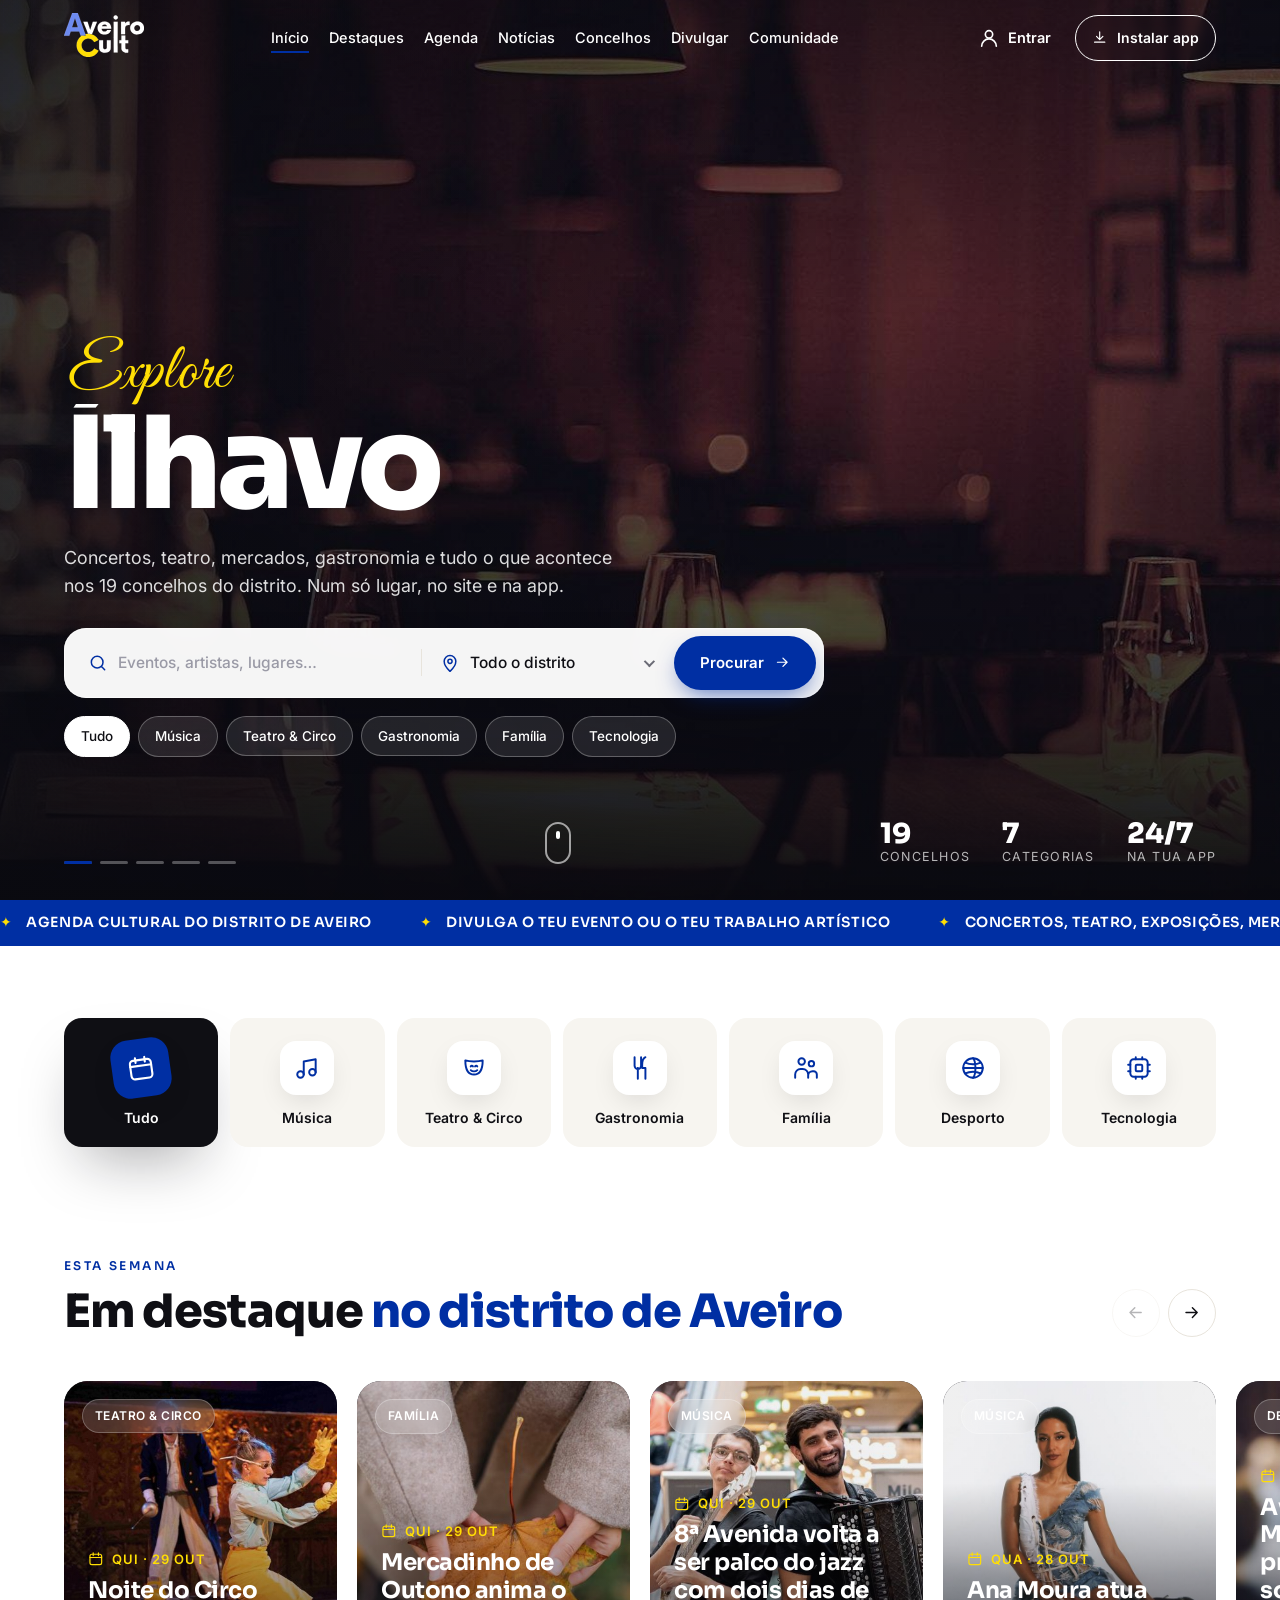
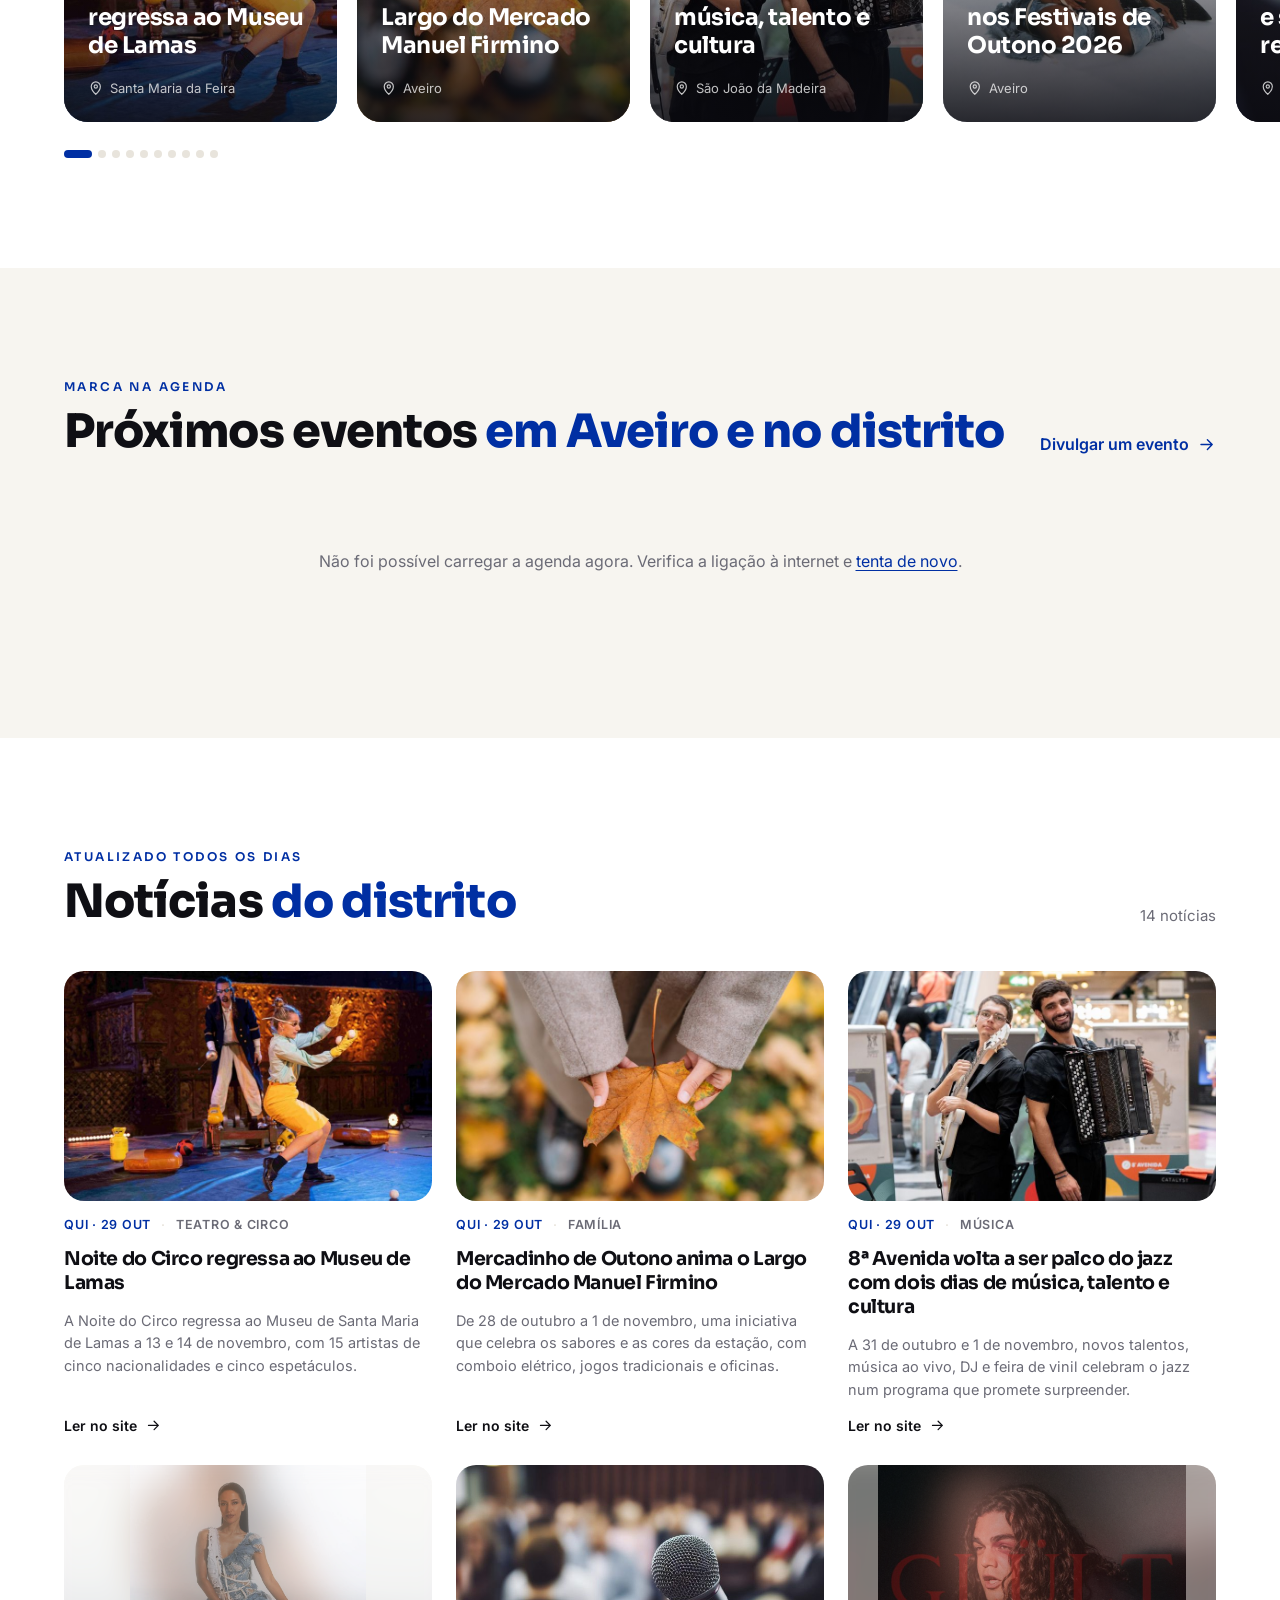
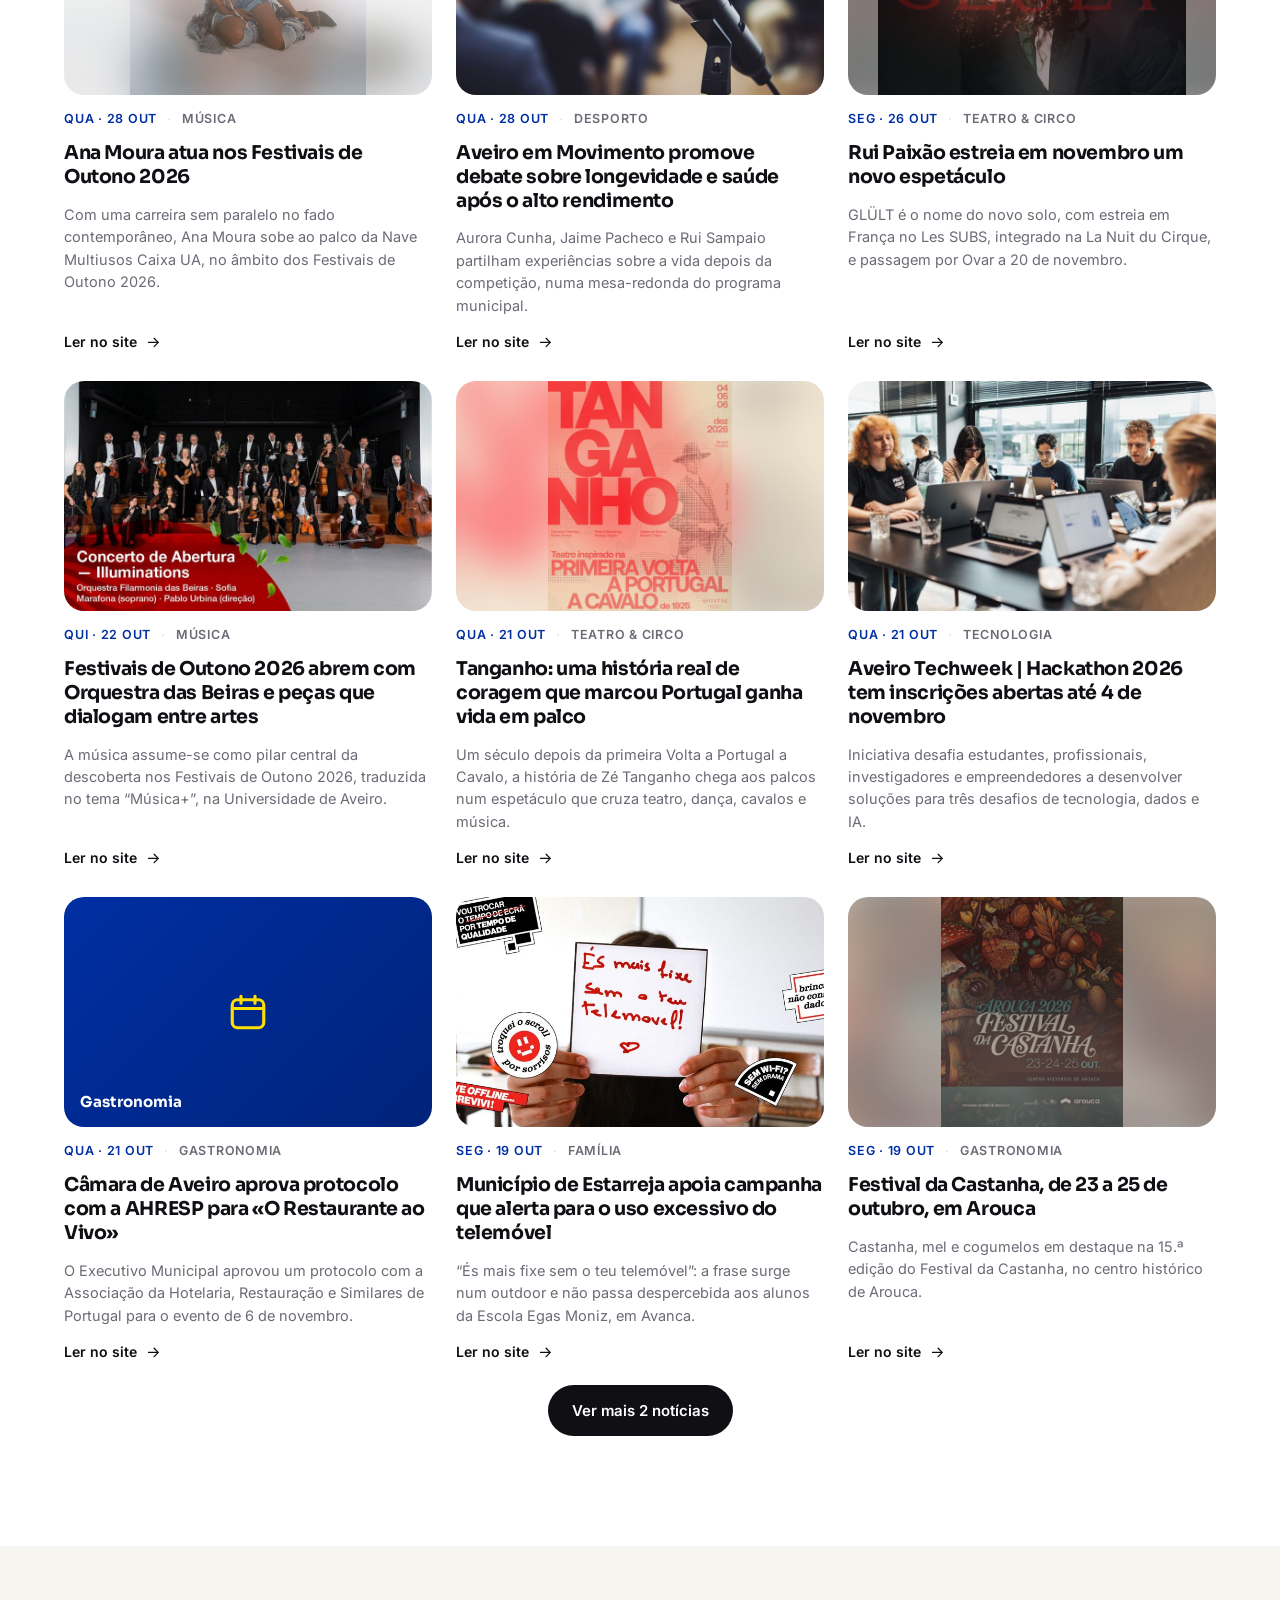
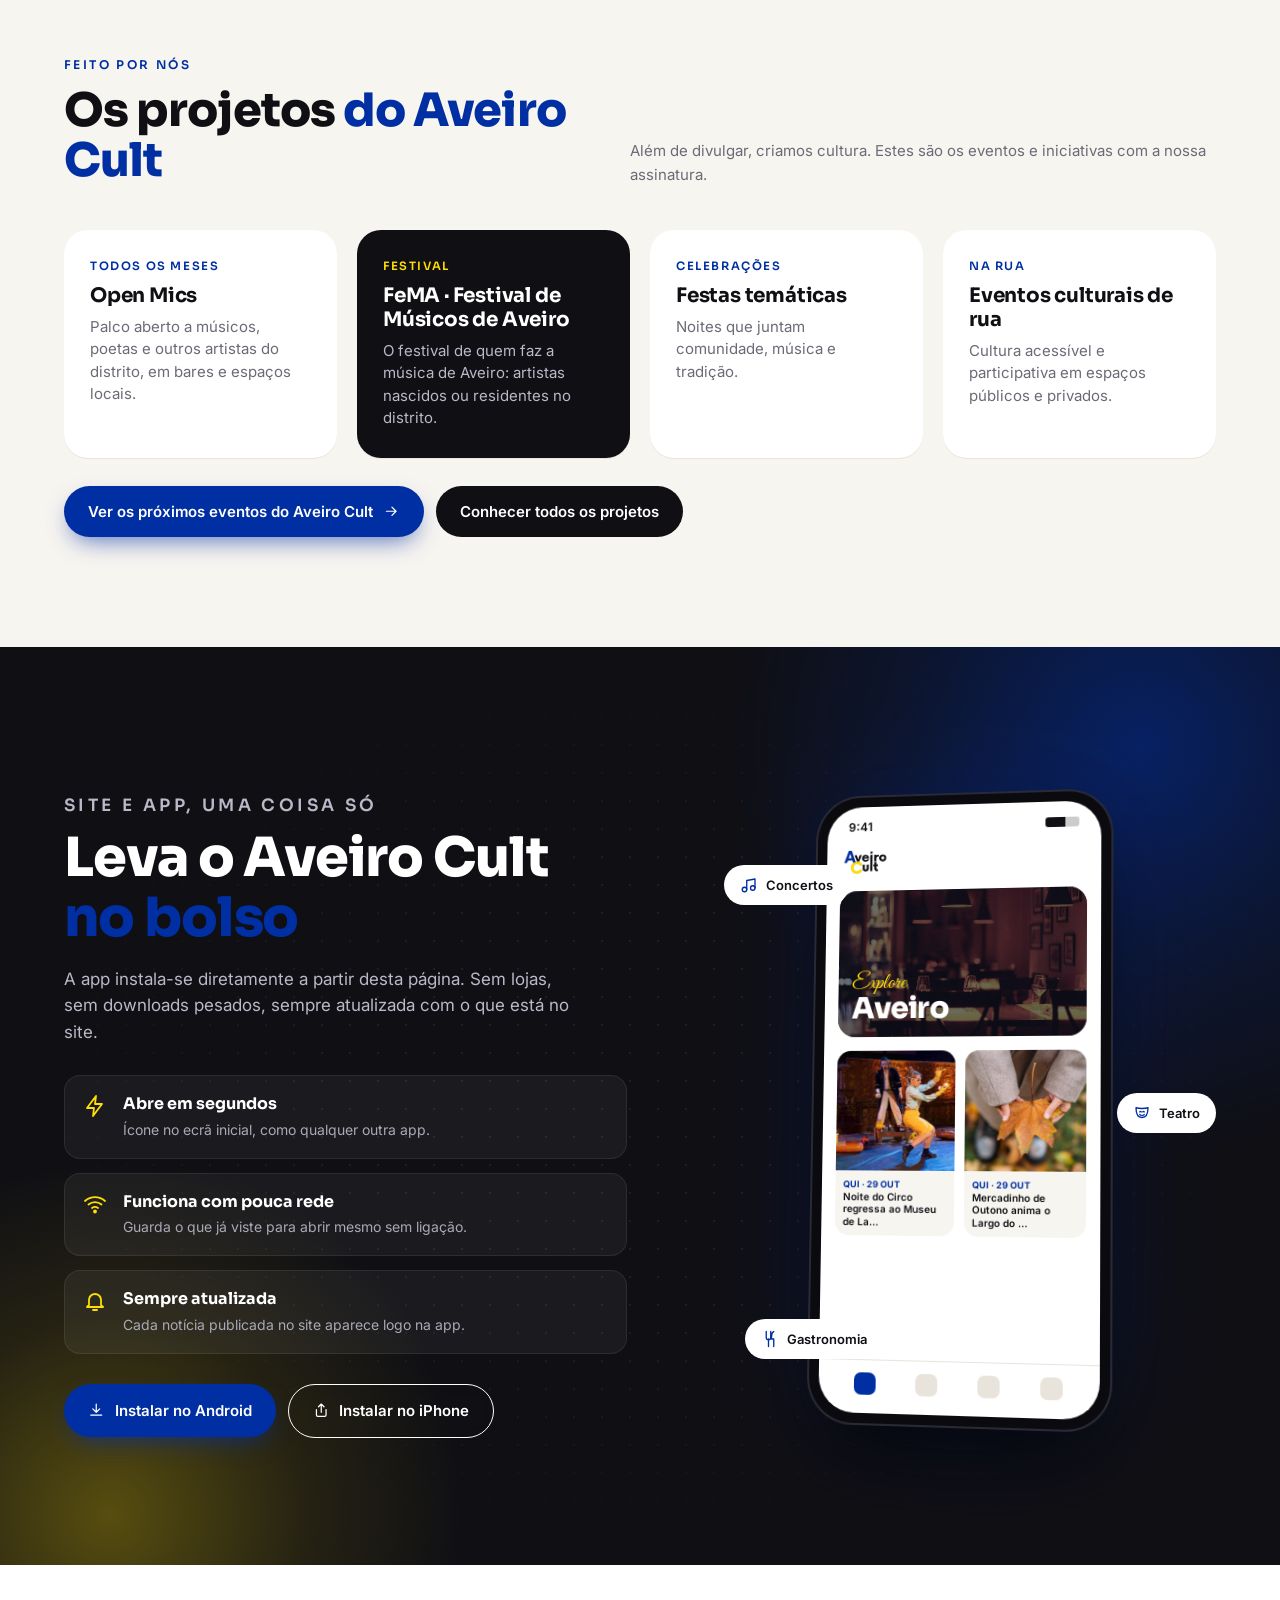
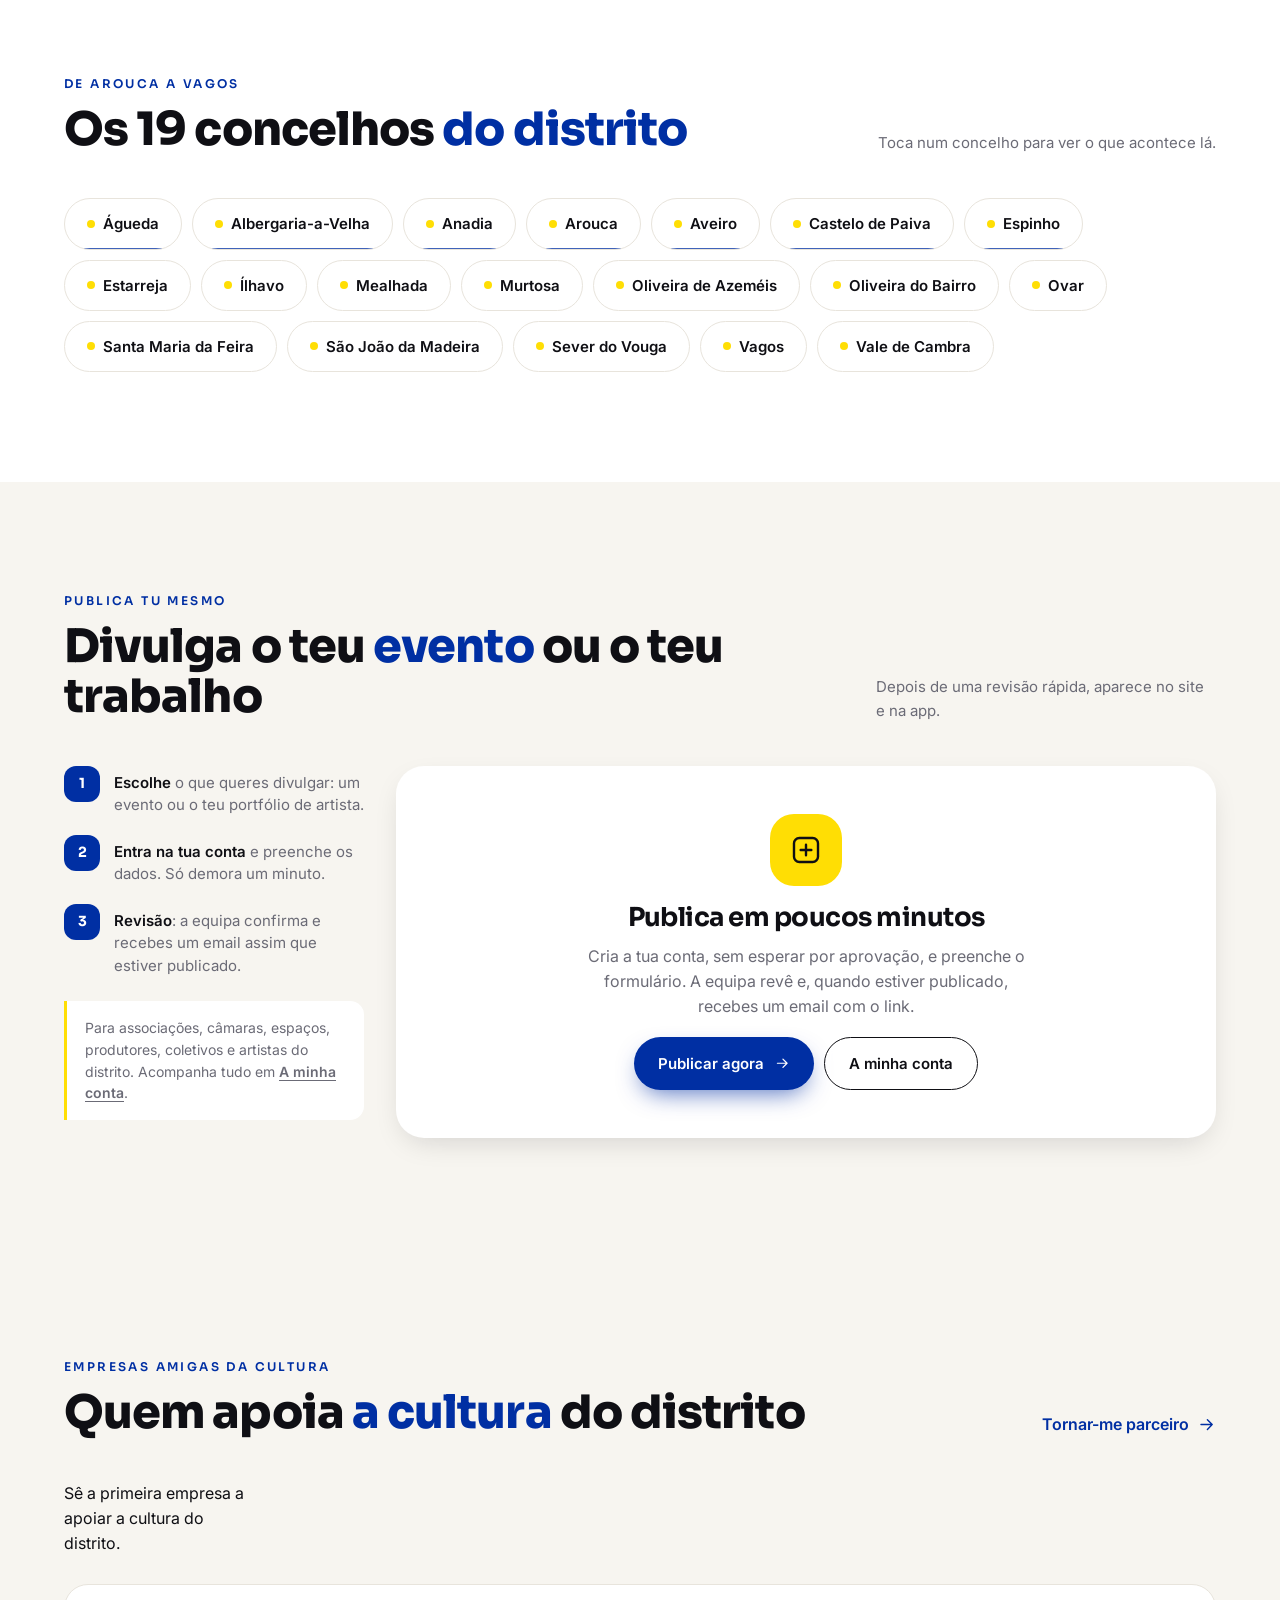
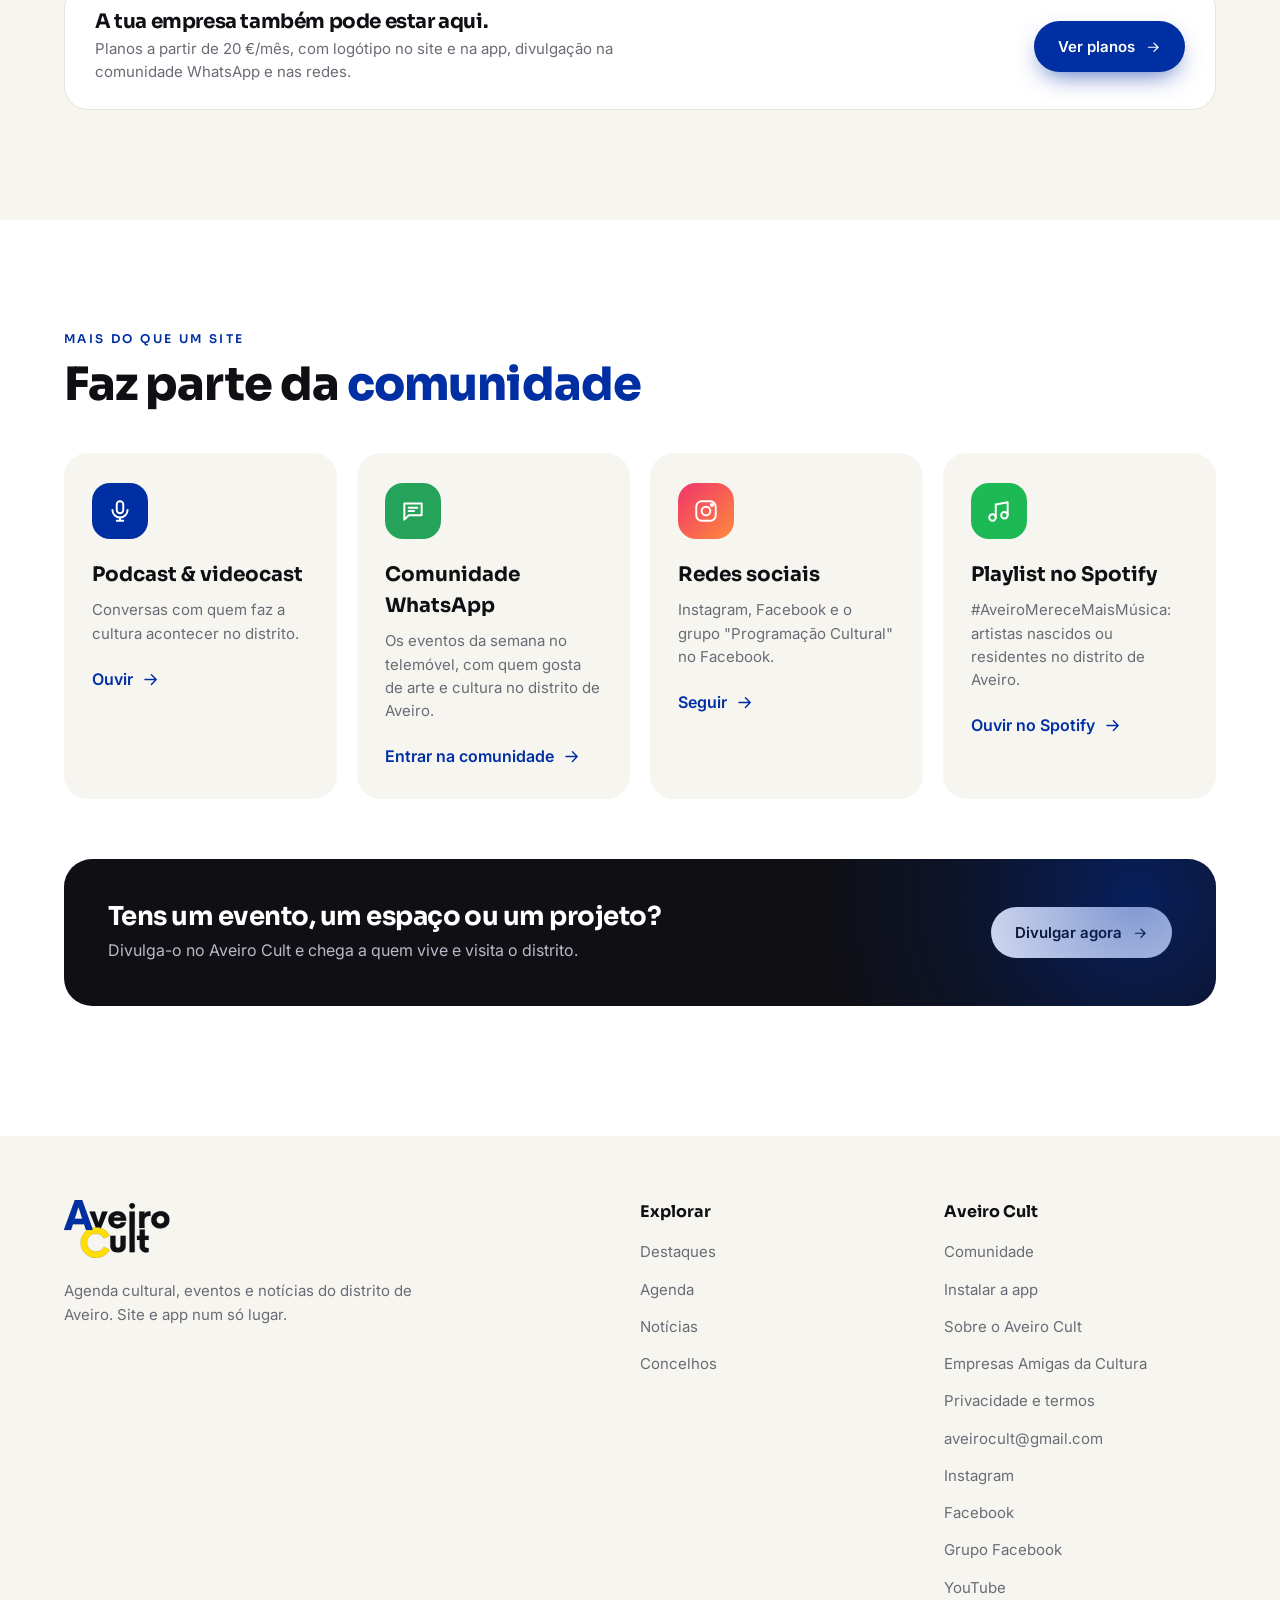
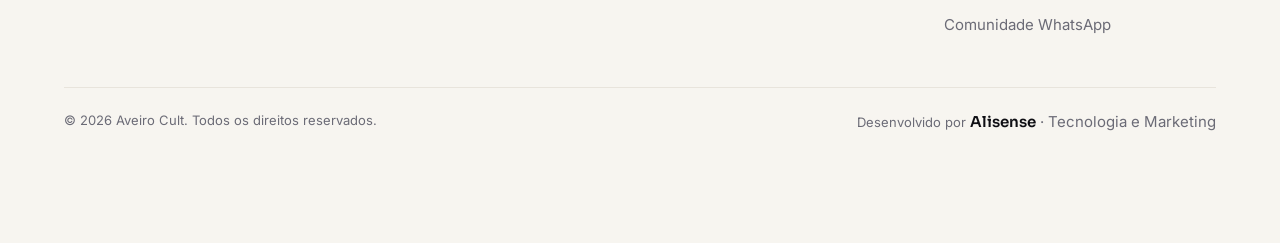
<file: index.html>
<!DOCTYPE html>
<html lang="pt-PT">
<head>
  <meta charset="UTF-8">
  <meta name="viewport" content="width=device-width, initial-scale=1, viewport-fit=cover">
  <title>Aveiro Cult · Agenda cultural, eventos e notícias do distrito de Aveiro</title>
  <meta name="description" content="Descobre o que fazer no distrito de Aveiro: concertos, teatro, circo, gastronomia, mercados e eventos nos 19 concelhos. Notícias diárias, podcast e app instalável.">
  <!-- Endereço de teste: remover o noindex quando o site passar para aveirocult.com -->
  <meta name="robots" content="noindex">
  <link rel="canonical" href="https://marcos-zorzetto.github.io/aveirocult-teste/">
  <meta name="theme-color" content="#0f0f14">
  <meta property="og:type" content="website">
  <meta property="og:locale" content="pt_PT">
  <meta property="og:url" content="https://marcos-zorzetto.github.io/aveirocult-teste/">
  <meta property="og:title" content="Aveiro Cult · O que fazer no distrito de Aveiro">
  <meta property="og:description" content="Agenda cultural, eventos e notícias dos 19 concelhos do distrito de Aveiro. Site e app num só lugar.">
  <meta property="og:image" content="https://marcos-zorzetto.github.io/aveirocult-teste/img/partilha.jpg">
  <meta property="og:image:width" content="1200">
  <meta property="og:image:height" content="630">
  <meta name="twitter:card" content="summary_large_image">
  <link rel="manifest" href="manifest.webmanifest">
  <link rel="icon" href="icones/icone-192.png">
  <link rel="apple-touch-icon" href="icones/icone-192.png">
  <meta name="apple-mobile-web-app-capable" content="yes">
  <meta name="apple-mobile-web-app-status-bar-style" content="black-translucent">
  <meta name="apple-mobile-web-app-title" content="Aveiro Cult">
  <link rel="preconnect" href="https://otcpgtauymtavygscxfo.supabase.co" crossorigin>
  <link rel="preconnect" href="https://fonts.googleapis.com">
  <link rel="preconnect" href="https://fonts.gstatic.com" crossorigin>
  <link href="https://fonts.googleapis.com/css2?family=Sora:wght@500;600;700;800&family=Inter:wght@400;500;600;700&family=Great+Vibes&display=swap" rel="stylesheet">
  <link rel="stylesheet" href="css/estilo.css?v=33">
  <!-- A abertura animada só aparece na primeira visita de cada sessão (ou nunca, se chegar por um link para uma secção) -->
  <script>try { if (sessionStorage.getItem("ac-abertura") || /^#[a-z][\w-]*$/i.test(location.hash)) document.documentElement.classList.add("sem-abertura"); } catch (e) {}</script>
  <script type="application/ld+json">{"@context":"https://schema.org","@type":"WebSite","name":"Aveiro Cult","url":"https://aveirocult.com/","description":"Agenda cultural, eventos e notícias do distrito de Aveiro","inLanguage":"pt-PT","publisher":{"@type":"Organization","name":"Aveiro Cult","logo":"https://marcos-zorzetto.github.io/aveirocult-teste/icones/icone-512.png"}}</script>
</head>
<body>
<a class="saltar-conteudo" href="#conteudo">Saltar para o conteúdo</a>

<!-- Ícones reutilizáveis -->
<svg width="0" height="0" style="position:absolute" aria-hidden="true">
  <symbol id="i-logo" viewBox="0 0 1472 808"><path fill="var(--logo-azul,#002fa3)" d="M3.6 407.3C10.7 387.8 147.3 8.4 148.7 4.2L150.2 -0.0L201.8 0.2L253.4 0.5L322.6 193.0C360.7 298.9 394.1 391.8 396.8 399.5C399.6 407.2 402.1 414.3 402.5 415.2C403.2 416.9 400.5 417.0 354.2 417.0L305.1 417.0L302.5 408.8C301.1 404.2 295.4 386.7 289.8 369.7L279.8 339.0L201.7 339.2L123.6 339.5L111.0 378.0L98.4 416.5L49.2 416.8L0.1 417.0L3.6 407.3ZM254.6 260.2C254.3 259.3 242.5 222.9 228.5 179.5C199.8 90.8 202.1 97.6 201.6 98.1C201.3 98.3 189.4 135.0 175.0 179.5C160.6 224.1 148.6 260.8 148.3 261.2C148.1 261.7 172.0 262.0 201.5 262.0C252.1 262.0 255.1 261.9 254.6 260.2Z"/><path fill="#ffde04" d="M419.5 806.5C332.4 795.8 260.5 733.0 238.5 648.5C216.4 563.9 245.9 477.8 315.3 423.9L324.2 417.0L363.6 417.0C385.3 417.0 403.0 416.7 403.0 416.4C403.0 416.0 400.8 409.5 398.0 401.8C395.2 394.1 393.0 387.5 393.0 387.0C393.0 384.4 425.2 380.0 444.3 380.0C521.9 380.1 588.8 418.0 629.5 484.8C632.7 489.9 635.0 494.3 634.8 494.5C633.9 495.5 556.9 535.0 556.0 535.0C555.5 535.0 555.0 534.6 555.0 534.1C555.0 531.9 542.4 514.5 535.6 507.3C508.3 478.3 465.5 464.7 423.4 471.5C364.3 481.1 322.0 531.7 322.0 592.9C322.0 653.5 358.4 700.9 416.0 715.1C428.6 718.2 457.6 718.5 471.0 715.7C506.4 708.2 537.0 686.6 552.9 657.8C554.3 655.2 555.9 653.0 556.4 653.0C557.4 653.0 633.0 691.8 634.3 693.0C636.0 694.5 621.0 717.9 608.8 732.4C580.5 766.4 537.4 792.6 493.9 802.4C470.1 807.7 441.9 809.3 419.5 806.5Z"/><path fill="currentColor" d="M730.5 729.5C684.6 723.8 655.9 699.8 647.3 660.0C645.7 652.2 645.5 645.3 645.5 575.5L645.5 499.5L681.8 499.2L718.0 499.0L718.0 565.9C718.0 605.2 718.4 634.8 719.0 637.9C723.4 661.3 746.7 673.3 767.6 663.0C775.2 659.3 781.0 653.0 784.2 645.1L786.5 639.5L786.8 569.2L787.1 499.0L823.0 499.0L859.0 499.0L859.0 573.9C859.0 656.6 858.9 658.4 852.7 674.9C837.3 715.8 790.0 737.0 730.5 729.5ZM1129.0 730.0C1115.0 727.6 1099.4 721.2 1088.9 713.4C1077.5 705.1 1065.5 689.8 1060.4 677.2C1054.5 662.5 1054.6 663.7 1054.2 607.8L1053.9 556.0L1035.0 556.0L1016.0 556.0L1016.0 527.5L1016.0 499.0L1035.0 499.0L1054.0 499.0L1054.0 455.5L1054.0 412.0L1090.0 412.0L1126.0 412.0L1126.0 455.5L1126.0 499.0L1153.0 499.0L1180.0 499.0L1180.0 527.5L1180.0 556.0L1153.0 556.0L1126.0 556.0L1126.0 598.0C1126.0 647.9 1126.5 651.5 1134.4 659.8C1140.2 666.0 1141.8 666.5 1161.5 667.0L1179.5 667.5L1179.8 695.2L1180.0 722.9L1177.7 724.5C1170.7 729.0 1142.4 732.3 1129.0 730.0ZM912.6 444.5C912.2 289.1 912.2 161.6 912.5 161.0C912.9 160.4 926.2 160.0 949.7 160.0L986.3 160.0L985.7 333.3C985.3 428.5 985.0 556.1 985.0 616.8L985.0 727.0L949.2 727.0L913.3 727.0L912.6 444.5ZM731.0 395.3C684.9 391.6 647.0 368.0 628.7 331.5C615.1 304.3 612.7 266.3 622.5 235.1C639.1 182.7 692.8 150.8 755.7 155.9C824.3 161.5 867.0 207.6 867.0 276.1L867.0 288.0L778.9 288.0L690.7 288.0L691.4 293.2C694.5 316.9 707.6 333.5 727.5 339.1C733.8 340.9 755.8 340.9 761.9 339.1C775.0 335.3 784.8 327.8 790.1 317.5L793.5 311.0L828.2 311.0C847.3 311.0 863.1 311.4 863.4 311.8C863.7 312.2 862.6 316.5 861.0 321.3C849.2 356.3 822.9 380.5 785.8 390.5C769.1 395.0 749.2 396.7 731.0 395.3ZM1326.5 395.1C1267.7 388.2 1226.5 351.8 1216.9 298.0C1214.9 286.8 1215.1 260.5 1217.3 250.2C1227.8 202.1 1261.4 169.9 1313.0 158.5C1324.2 156.0 1353.8 155.4 1366.7 157.4C1421.8 165.8 1460.7 201.7 1469.4 252.0C1480.1 314.7 1450.3 367.5 1392.8 387.8C1374.9 394.2 1345.9 397.3 1326.5 395.1ZM511.8 390.5C511.6 390.2 506.2 388.7 499.9 387.0C486.7 383.5 461.7 380.0 449.7 380.0L441.5 380.0L398.3 271.7C374.5 212.2 354.8 162.7 354.4 161.7C353.8 160.1 355.9 160.0 393.0 160.2L432.3 160.5L456.4 235.2C469.7 276.3 480.8 310.1 481.1 310.4C481.4 310.7 492.4 277.1 505.6 235.7L529.6 160.5L568.9 160.2L608.2 160.0L607.7 162.1C607.4 163.2 586.5 215.2 561.3 277.6C516.9 387.6 514.4 393.1 511.8 390.5ZM1048.0 275.5L1048.0 160.0L1085.0 160.0L1122.0 160.0L1122.0 175.8L1122.1 191.5L1124.8 188.0C1142.3 165.4 1164.8 154.8 1192.3 156.3C1207.6 157.1 1206.0 153.0 1206.0 190.7L1206.0 223.1L1199.8 222.3C1163.3 217.6 1136.6 230.2 1126.2 257.0C1122.3 267.1 1122.0 272.4 1122.0 332.7L1122.0 391.0L1085.0 391.0L1048.0 391.0L1048.0 275.5ZM1357.6 328.6C1382.3 322.1 1398.3 301.1 1398.2 275.5C1398.1 227.1 1339.6 202.9 1304.9 237.0C1279.2 262.2 1285.9 308.4 1317.5 323.9C1329.5 329.8 1345.9 331.7 1357.6 328.6ZM789.4 239.4C781.9 221.5 766.3 212.0 744.5 212.0C729.0 212.0 717.3 216.0 708.3 224.3C703.6 228.6 697.9 236.7 696.6 240.8L695.9 243.0L743.4 243.0L790.9 243.0L789.4 239.4ZM940.3 120.5C927.9 117.1 919.0 109.7 913.3 98.2C909.7 91.0 909.5 90.1 909.5 81.1C909.5 70.2 911.9 63.5 918.6 55.3C933.3 37.3 961.0 36.1 977.7 52.8C1000.7 75.8 988.6 114.1 956.2 120.9C949.5 122.3 946.8 122.2 940.3 120.5Z"/></symbol>
  <symbol id="i-lupa" viewBox="0 0 24 24"><circle cx="11" cy="11" r="7"/><path d="m20 20-3.5-3.5"/></symbol>
  <symbol id="i-seta" viewBox="0 0 24 24"><path d="M5 12h14M13 6l6 6-6 6"/></symbol>
  <symbol id="i-pin" viewBox="0 0 24 24"><path d="M12 22s7-6.2 7-12a7 7 0 1 0-14 0c0 5.8 7 12 7 12Z"/><circle cx="12" cy="10" r="2.5"/></symbol>
  <symbol id="i-calendario" viewBox="0 0 24 24"><rect x="3" y="5" width="18" height="16" rx="3"/><path d="M3 10h18M8 3v4M16 3v4"/></symbol>
  <symbol id="i-musica" viewBox="0 0 24 24"><path d="M9 18V6l11-2v12"/><circle cx="6" cy="18" r="3"/><circle cx="17" cy="16" r="3"/></symbol>
  <symbol id="i-teatro" viewBox="0 0 24 24"><path d="M4 5c0 8 2 13 8 13s8-5 8-13c-3 1-5 1-8 1S7 6 4 5Z"/><path d="M9 10.5c.5-.7 1.5-.7 2 0M13 10.5c.5-.7 1.5-.7 2 0M9 14c1.5 1.5 4.5 1.5 6 0"/></symbol>
  <symbol id="i-garfo" viewBox="0 0 24 24"><path d="M7 2v8a3 3 0 0 0 6 0V2M10 12v10M17 2c-2 1-3 4-3 7v3h3v10"/></symbol>
  <symbol id="i-familia" viewBox="0 0 24 24"><circle cx="8" cy="6" r="3"/><circle cx="17" cy="8" r="2.5"/><path d="M2 21v-3a5 5 0 0 1 5-5h2a5 5 0 0 1 5 5v3M14 21v-2a4 4 0 0 1 4-4h1a3 3 0 0 1 3 3v3"/></symbol>
  <symbol id="i-desporto" viewBox="0 0 24 24"><circle cx="12" cy="12" r="9"/><path d="M12 3c3 3 3 15 0 18M3 12h18M5 7c4 2 10 2 14 0M5 17c4-2 10-2 14 0"/></symbol>
  <symbol id="i-tech" viewBox="0 0 24 24"><rect x="4" y="4" width="16" height="16" rx="3"/><path d="M9 2v2M15 2v2M9 20v2M15 20v2M2 9h2M2 15h2M20 9h2M20 15h2"/><rect x="9" y="9" width="6" height="6" rx="1"/></symbol>
  <symbol id="i-download" viewBox="0 0 24 24"><path d="M12 3v12M7 10l5 5 5-5M4 19h16"/></symbol>
  <symbol id="i-partilhar" viewBox="0 0 24 24"><path d="M12 3v12M8 7l4-4 4 4"/><path d="M5 11v8a2 2 0 0 0 2 2h10a2 2 0 0 0 2-2v-8"/></symbol>
  <symbol id="i-mais" viewBox="0 0 24 24"><rect x="3" y="3" width="18" height="18" rx="4"/><path d="M12 8v8M8 12h8"/></symbol>
  <symbol id="i-casa" viewBox="0 0 24 24"><path d="M3 11 12 3l9 8v9a1 1 0 0 1-1 1h-5v-6H9v6H4a1 1 0 0 1-1-1Z"/></symbol>
  <symbol id="i-jornal" viewBox="0 0 24 24"><path d="M4 5h13a2 2 0 0 1 2 2v12a2 2 0 0 1-2 2H6a2 2 0 0 1-2-2Z"/><path d="M19 9h2v10a2 2 0 0 1-2 2M8 9h5M8 13h5M8 17h5"/></symbol>
  <symbol id="i-mic" viewBox="0 0 24 24"><rect x="9" y="3" width="6" height="11" rx="3"/><path d="M5 11a7 7 0 0 0 14 0M12 18v3M9 21h6"/></symbol>
  <symbol id="i-chat" viewBox="0 0 24 24"><path d="M4 5h16v11H8l-4 4Z"/><path d="M8 9h8M8 12h5"/></symbol>
  <symbol id="i-insta" viewBox="0 0 24 24"><rect x="3" y="3" width="18" height="18" rx="5"/><circle cx="12" cy="12" r="4"/><circle cx="17.5" cy="6.5" r="1" fill="currentColor"/></symbol>
  <symbol id="i-fechar" viewBox="0 0 24 24"><path d="M6 6l12 12M18 6 6 18"/></symbol>
  <symbol id="i-pessoa" viewBox="0 0 24 24"><circle cx="12" cy="8" r="4"/><path d="M4 21a8 8 0 0 1 16 0"/></symbol>
  <symbol id="i-menu" viewBox="0 0 24 24"><path d="M4 7h16M4 12h16M4 17h10"/></symbol>
  <symbol id="i-relogio" viewBox="0 0 24 24"><circle cx="12" cy="12" r="9"/><path d="M12 7v5l3 2"/></symbol>
  <symbol id="i-raio" viewBox="0 0 24 24"><path d="M13 2 4 14h7l-1 8 9-12h-7Z"/></symbol>
  <symbol id="i-sino" viewBox="0 0 24 24"><path d="M6 16V11a6 6 0 1 1 12 0v5l2 2H4Z"/><path d="M10 21h4"/></symbol>
  <symbol id="i-wifi" viewBox="0 0 24 24"><path d="M2 9a15 15 0 0 1 20 0M5.5 12.5a10 10 0 0 1 13 0M9 16a5 5 0 0 1 6 0"/><circle cx="12" cy="19.5" r="1" fill="currentColor"/></symbol>
</svg>

<!-- Abertura -->
<!-- Abertura: o logótipo surge, o vento leva-o como uma folha e a página vira para revelar o site -->
<div class="abertura" id="abertura" aria-hidden="true">
  <div class="abertura-pagina" id="aberturaPagina">
    <div class="abertura-frente">
      <img class="abertura-logo" id="aberturaLogo" src="img/marca.svg" alt="" width="1472" height="808">
      <p class="abertura-nota" id="aberturaNota">Agenda cultural do distrito de Aveiro</p>
      <span class="abertura-dobra"></span>
    </div>
    <div class="abertura-verso"></div>
  </div>
  <canvas class="abertura-vento" id="aberturaVento"></canvas>
  <svg class="abertura-folha" id="aberturaFolha" viewBox="0 0 100 100">
    <defs><linearGradient id="gFolha" x1="0" y1="0" x2="1" y2="1"><stop offset="0" stop-color="#002fa3"/><stop offset=".55" stop-color="#ffde04"/><stop offset="1" stop-color="#2a2a36"/></linearGradient></defs>
    <path d="M50 4 C 88 22, 96 66, 50 96 C 4 66, 12 22, 50 4 Z" fill="url(#gFolha)"/>
    <path d="M50 12 V 88 M50 38 C 60 34, 68 28, 75 22 M50 58 C 62 54, 71 47, 79 39 M50 38 C 40 34, 32 28, 25 22 M50 58 C 38 54, 29 47, 21 39" stroke="rgba(255,255,255,.6)" stroke-width="2.2" fill="none" stroke-linecap="round"/>
  </svg>
  <button class="abertura-saltar" id="aberturaSaltar" type="button">Saltar</button>
</div>

<div class="progresso" id="progresso"></div>
<div class="cursor" id="cursor" aria-hidden="true"></div>

<!-- Barra de instalação (telemóvel) -->
<div class="barra-app" id="barraApp" hidden>
  <img src="icones/icone-192.png" alt="" width="40" height="40">
  <div><b>Aveiro Cult</b><span>Grátis, sem lojas</span></div>
  <button class="btn btn-mini" data-instalar>Instalar</button>
  <button class="fechar" id="fecharBarra" aria-label="Fechar"><svg><use href="#i-fechar"/></svg></button>
</div>

<header class="topo" id="topo">
  <div class="caixa topo-in">
    <a class="logo" href="#inicio" aria-label="Aveiro Cult, início">
      <span class="logo-marca"><svg class="logo-svg" viewBox="0 0 1472 808" role="img" aria-label="Aveiro Cult"><use href="#i-logo"/></svg></span>
    </a>
    <nav class="menu" aria-label="Principal">
      <a href="#inicio" data-nav>Início</a>
      <a href="#destaques" data-nav>Destaques</a>
      <a href="#agenda" data-nav>Agenda</a>
      <a href="#noticias" data-nav>Notícias</a>
      <a href="#explorar" data-nav>Concelhos</a>
      <a href="publicar.html">Divulgar</a>
      <a href="#comunidade" data-nav>Comunidade</a>
    </nav>
    <div class="topo-acoes">
      <a class="btn-conta" href="conta.html" id="btnConta" aria-label="A minha conta"><svg><use href="#i-pessoa"/></svg><span>Entrar</span></a>
      <button class="btn btn-contorno" data-instalar data-magnetico><svg><use href="#i-download"/></svg>Instalar app</button>
      <button class="hamburguer" id="abrirMenu" aria-label="Abrir menu" aria-expanded="false"><svg><use href="#i-menu"/></svg></button>
    </div>
  </div>
</header>

<!-- Menu móvel -->
<div class="menu-movel" id="menuMovel" aria-hidden="true">
  <button class="fechar" id="fecharMenu" aria-label="Fechar menu"><svg><use href="#i-fechar"/></svg></button>
  <nav>
    <a href="#inicio" style="--i:0">Início</a>
    <a href="#destaques" style="--i:1">Destaques</a>
    <a href="#agenda" style="--i:2">Agenda</a>
    <a href="#noticias" style="--i:3">Notícias</a>
    <a href="#explorar" style="--i:4">Concelhos</a>
    <a href="#comunidade" style="--i:5">Comunidade</a>
    <a href="publicar.html" style="--i:6">Publicar</a>
    <a href="conta.html" style="--i:7">A minha conta</a>
  </nav>
  <div class="menu-movel-pe" style="--i:8">
    <button class="btn btn-primario btn-largo" data-instalar><svg><use href="#i-download"/></svg>Instalar a app</button>
    <p>Agenda cultural dos 19 concelhos do distrito de Aveiro.</p>
  </div>
</div>

<main id="conteudo">

<!-- HERO -->
<section class="hero" id="inicio">
  <div class="hero-fundo" id="heroFundo"><img src="img/hero-02.jpg" alt="Mesa de restaurante com luz quente" fetchpriority="high" decoding="async" class="ativo"></div>
  <div class="hero-veu"></div>
  <div class="caixa hero-in">
    <div class="hero-conteudo" id="heroConteudo">
      <p class="script" data-entrada style="--i:0">Explore</p>
      <h1 data-entrada style="--i:1">
        <span class="so-leitor">Agenda cultural do distrito de Aveiro</span><span class="roda" id="rodaPalavra" aria-hidden="true"><span>Aveiro</span></span>
      </h1>
      <p class="hero-sub" data-entrada style="--i:2">Concertos, teatro, mercados, gastronomia e tudo o que acontece nos 19 concelhos do distrito. Num só lugar, no site e na app.</p>

      <form class="pesquisa" id="pesquisa" role="search" data-entrada style="--i:3">
        <label class="campo campo-texto">
          <svg><use href="#i-lupa"/></svg>
          <input type="search" id="termo" placeholder="Eventos, artistas, lugares…" autocomplete="off" aria-label="O que procuras?">
        </label>
        <label class="campo campo-select">
          <svg><use href="#i-pin"/></svg>
          <select id="filtroConcelho" aria-label="Concelho">
            <option value="">Todo o distrito</option>
          </select>
        </label>
        <button class="btn btn-primario" type="submit" data-magnetico><span>Procurar</span><svg><use href="#i-seta"/></svg></button>
      </form>

      <div class="chips" id="chips" data-entrada style="--i:4">
        <button type="button" class="on" data-f="">Tudo</button>
        <button type="button" data-f="Música">Música</button>
        <button type="button" data-f="Teatro & Circo">Teatro &amp; Circo</button>
        <button type="button" data-f="Gastronomia">Gastronomia</button>
        <button type="button" data-f="Família">Família</button>
        <button type="button" data-f="Tecnologia">Tecnologia</button>
      </div>
    </div>

    <div class="hero-rodape">
      <div class="hero-pontos" id="heroPontos" aria-hidden="true"></div>
      <a class="rolar" href="#destaques" aria-label="Ver conteúdo"><span></span></a>
      <div class="hero-nums">
        <div><b data-contar="19">0</b><span>concelhos</span></div>
        <div><b data-contar="7">0</b><span>categorias</span></div>
        <div><b>24/7</b><span>na tua app</span></div>
      </div>
    </div>
  </div>
</section>

<!-- Ticker -->
<div class="ticker" aria-hidden="true">
  <div class="ticker-faixa" id="ticker"></div>
</div>

<!-- Categorias -->
<section class="bloco categorias-sec" aria-label="Categorias">
  <div class="caixa">
    <div class="categorias" id="categorias"></div>
  </div>
</section>

<!-- Destaques -->
<section class="bloco" id="destaques">
  <div class="caixa">
    <div class="titulo-sec" data-reveal>
      <div>
        <p class="sobre-titulo">Esta semana</p>
        <h2>Em destaque <em>no distrito de Aveiro</em></h2>
      </div>
      <div class="setas">
        <button class="seta" id="destAnt" aria-label="Anterior"><svg style="transform:scaleX(-1)"><use href="#i-seta"/></svg></button>
        <button class="seta" id="destSeg" aria-label="Seguinte"><svg><use href="#i-seta"/></svg></button>
      </div>
    </div>
  </div>
  <div class="faixa-wrap">
    <div class="faixa" id="faixaDestaques"></div>
  </div>
  <div class="caixa"><div class="pontos" id="destPontos"></div></div>
</section>

<!-- Agenda -->
<section class="bloco agenda-sec" id="agenda">
  <div class="caixa">
    <div class="titulo-sec" data-reveal>
      <div>
        <p class="sobre-titulo">Marca na agenda</p>
        <h2>Próximos eventos <em>em Aveiro e no distrito</em></h2>
        <p class="resultado" id="agendaResultado"></p>
      </div>
      <a class="ver" href="publicar.html">Divulgar um evento <svg><use href="#i-seta"/></svg></a>
    </div>
    <div class="agenda-tags" id="agendaTags" data-reveal></div>
    <ol class="agenda" id="agendaLista"></ol>
    <p class="vazio" id="agendaVazio" hidden>Nenhum evento com essa pesquisa. Experimenta outra palavra, outro concelho ou limpa os filtros.</p>
    <div class="agenda-pe"><button class="btn btn-escuro" id="agendaMais" type="button" hidden>Ver mais eventos</button></div>
  </div>
</section>

<!-- Notícias -->
<!-- Banner de anunciante (gerido no painel, em Parceiros → tipo "Banner") -->
<div class="caixa banner-pub" id="bannerPub" hidden></div>

<section class="bloco" id="noticias">
  <div class="caixa">
    <div class="titulo-sec" data-reveal>
      <div>
        <p class="sobre-titulo">Atualizado todos os dias</p>
        <h2>Notícias <em>do distrito</em></h2>
      </div>
      <p class="resultado" id="resultado"></p>
    </div>
    <div class="grelha" id="lista"></div>
    <p class="vazio" id="vazio" hidden>Não encontrámos nada com essa pesquisa. Experimenta outra palavra ou escolhe “Tudo”.</p>
    <div class="agenda-pe"><button class="btn btn-escuro" id="noticiasMais" type="button" hidden>Ver mais notícias</button></div>
  </div>
</section>

<!-- App -->
<!-- Projetos com a assinatura do Aveiro Cult -->
<section class="bloco projetos-sec" id="projetos">
  <div class="caixa">
    <div class="titulo-sec" data-reveal>
      <div>
        <p class="sobre-titulo">Feito por nós</p>
        <h2>Os projetos <em>do Aveiro Cult</em></h2>
      </div>
      <p class="nota">Além de divulgar, criamos cultura. Estes são os eventos e iniciativas com a nossa assinatura.</p>
    </div>
    <div class="projetos">
      <article class="projeto" data-reveal style="--i:0"><span class="marca">Todos os meses</span><b>Open Mics</b><p>Palco aberto a músicos, poetas e outros artistas do distrito, em bares e espaços locais.</p></article>
      <article class="projeto destaque-fema" data-reveal style="--i:1"><span class="marca">Festival</span><b>FeMA · Festival de Músicos de Aveiro</b><p>O festival de quem faz a música de Aveiro: artistas nascidos ou residentes no distrito.</p></article>
      <article class="projeto" data-reveal style="--i:2"><span class="marca">Celebrações</span><b>Festas temáticas</b><p>Noites que juntam comunidade, música e tradição.</p></article>
      <article class="projeto" data-reveal style="--i:3"><span class="marca">Na rua</span><b>Eventos culturais de rua</b><p>Cultura acessível e participativa em espaços públicos e privados.</p></article>
    </div>
    <div class="projetos-acoes" data-reveal>
      <button class="btn btn-primario" type="button" id="verEventosAC" data-tag="aveirocult" hidden>Ver os próximos eventos do Aveiro Cult <svg><use href="#i-seta"/></svg></button>
      <a class="btn btn-escuro" href="sobre.html#projetos">Conhecer todos os projetos</a>
    </div>
  </div>
</section>

<section class="app-sec" id="app">
  <div class="blob b1"></div><div class="blob b2"></div>
  <div class="caixa app-in">
    <div class="app-texto" data-reveal>
      <p class="sobre-titulo">Site e app, uma coisa só</p>
      <h2>Leva o Aveiro Cult <em>no bolso</em></h2>
      <p>A app instala-se diretamente a partir desta página. Sem lojas, sem downloads pesados, sempre atualizada com o que está no site.</p>
      <ul class="vantagens">
        <li style="--i:0"><svg><use href="#i-raio"/></svg><div><b>Abre em segundos</b><span>Ícone no ecrã inicial, como qualquer outra app.</span></div></li>
        <li style="--i:1"><svg><use href="#i-wifi"/></svg><div><b>Funciona com pouca rede</b><span>Guarda o que já viste para abrir mesmo sem ligação.</span></div></li>
        <li style="--i:2"><svg><use href="#i-sino"/></svg><div><b>Sempre atualizada</b><span>Cada notícia publicada no site aparece logo na app.</span></div></li>
      </ul>
      <div class="bts">
        <button class="btn btn-primario" data-instalar data-magnetico><svg><use href="#i-download"/></svg>Instalar no Android</button>
        <button class="btn btn-contorno" data-iphone data-magnetico><svg><use href="#i-partilhar"/></svg>Instalar no iPhone</button>
      </div>
    </div>

    <div class="telemovel-wrap" data-reveal>
      <div class="telemovel" id="telemovel">
        <div class="tm-ecra">
          <div class="tm-topo"><span class="tm-hora">9:41</span><span class="tm-sinal"></span></div>
          <div class="tm-header"><span class="logo-marca"><svg class="logo-svg" viewBox="0 0 1472 808" role="img" aria-label="Aveiro Cult"><use href="#i-logo"/></svg></span></div>
          <div class="tm-hero" id="tmHero"><p>Explore</p><b>Aveiro</b></div>
          <div class="tm-cards" id="tmCards"></div>
          <div class="tm-nav"><i class="on"></i><i></i><i></i><i></i></div>
          <div class="tm-notif" id="tmNotif"><img src="icones/icone-192.png" alt=""><div><b>Aveiro Cult</b><span>Nova notícia publicada</span></div></div>
        </div>
      </div>
      <div class="flutuante f1"><svg><use href="#i-musica"/></svg>Concertos</div>
      <div class="flutuante f2"><svg><use href="#i-teatro"/></svg>Teatro</div>
      <div class="flutuante f3"><svg><use href="#i-garfo"/></svg>Gastronomia</div>
    </div>
  </div>
</section>

<!-- Concelhos -->
<section class="bloco" id="explorar">
  <div class="caixa">
    <div class="titulo-sec" data-reveal>
      <div>
        <p class="sobre-titulo">De Arouca a Vagos</p>
        <h2>Os 19 concelhos <em>do distrito</em></h2>
      </div>
      <p class="nota">Toca num concelho para ver o que acontece lá.</p>
    </div>
    <div class="concelhos" id="concelhos"></div>
  </div>
</section>

<!-- Artistas do distrito (portfólios aprovados) -->
<section class="bloco" id="artistas" hidden>
  <div class="caixa">
    <div class="titulo-sec" data-reveal>
      <div>
        <p class="sobre-titulo">Quem faz a cultura</p>
        <h2>Artistas e promotores <em>do distrito de Aveiro</em></h2>
      </div>
      <a class="ver" href="publicar.html">Cria o teu portfólio <svg><use href="#i-seta"/></svg></a>
    </div>
    <div class="artistas" id="artistasLista"></div>
  </div>
</section>

<!-- Divulgar: convite para publicar (o formulário está em publicar.html) -->
<section class="bloco divulgar-sec" id="divulgar">
  <div class="caixa">
    <div class="titulo-sec" data-reveal>
      <div>
        <p class="sobre-titulo">Publica tu mesmo</p>
        <h2>Divulga o teu <em>evento</em> ou o teu trabalho</h2>
      </div>
      <p class="titulo-nota">Depois de uma revisão rápida, aparece no site e na app.</p>
    </div>

    <div class="divulgar-in" data-reveal>
      <aside class="divulgar-lado">
        <ol class="passos">
          <li><b>1</b><span><strong>Escolhe</strong> o que queres divulgar: um evento ou o teu portfólio de artista.</span></li>
          <li><b>2</b><span><strong>Entra na tua conta</strong> e preenche os dados. Só demora um minuto.</span></li>
          <li><b>3</b><span><strong>Revisão</strong>: a equipa confirma e recebes um email assim que estiver publicado.</span></li>
        </ol>
        <p class="divulgar-nota">Para associações, câmaras, espaços, produtores, coletivos e artistas do distrito. Acompanha tudo em <a href="conta.html">A minha conta</a>.</p>
      </aside>

      <div class="formulario porta-conta convite-publicar">
        <span class="form-ok-icone"><svg><use href="#i-mais"/></svg></span>
        <h3>Publica em poucos minutos</h3>
        <p>Cria a tua conta, sem esperar por aprovação, e preenche o formulário. A equipa revê e, quando estiver publicado, recebes um email com o link.</p>
        <div class="porta-botoes">
          <a class="btn btn-primario" href="publicar.html">Publicar agora <svg><use href="#i-seta"/></svg></a>
          <a class="btn btn-contorno" href="conta.html">A minha conta</a>
        </div>
      </div>
    </div>
  </div>
</section>

<!-- Parceiros: Empresas Amigas da Cultura -->
<section class="bloco parceiros-sec" id="parceiros">
  <div class="caixa">
    <div class="titulo-sec" data-reveal>
      <div>
        <p class="sobre-titulo">Empresas Amigas da Cultura</p>
        <h2>Quem apoia <em>a cultura</em> do distrito</h2>
      </div>
      <a class="ver" href="empresas.html">Tornar-me parceiro <svg><use href="#i-seta"/></svg></a>
    </div>
    <div class="parceiros" id="parceirosLista" data-reveal></div>
    <div class="parceiros-cta" data-reveal>
      <div>
        <h3>A tua empresa também pode estar aqui.</h3>
        <p>Planos a partir de 20 €/mês, com logótipo no site e na app, divulgação na comunidade WhatsApp e nas redes.</p>
      </div>
      <a class="btn btn-primario" href="empresas.html" data-magnetico>Ver planos <svg><use href="#i-seta"/></svg></a>
    </div>
  </div>
</section>

<!-- Comunidade -->
<section class="bloco" id="comunidade">
  <div class="caixa">
    <div class="titulo-sec" data-reveal>
      <div>
        <p class="sobre-titulo">Mais do que um site</p>
        <h2>Faz parte da <em>comunidade</em></h2>
      </div>
    </div>
    <div class="comunidade">
      <a class="cartao-com" href="https://www.youtube.com/@Aveirocult" target="_blank" rel="noopener" data-reveal style="--i:0">
        <span class="icone"><svg><use href="#i-mic"/></svg></span>
        <b>Podcast &amp; videocast</b>
        <span>Conversas com quem faz a cultura acontecer no distrito.</span>
        <em>Ouvir <svg><use href="#i-seta"/></svg></em>
      </a>
      <a class="cartao-com" href="https://chat.whatsapp.com/GigjCf5mGC33Nc00ohIBwx" target="_blank" rel="noopener" data-reveal style="--i:1">
        <span class="icone verde"><svg><use href="#i-chat"/></svg></span>
        <b>Comunidade WhatsApp</b>
        <span>Os eventos da semana no telemóvel, com quem gosta de arte e cultura no distrito de Aveiro.</span>
        <em>Entrar na comunidade <svg><use href="#i-seta"/></svg></em>
      </a>
      <a class="cartao-com" href="https://www.instagram.com/aveirocult" target="_blank" rel="noopener" data-reveal style="--i:2">
        <span class="icone rosa"><svg><use href="#i-insta"/></svg></span>
        <b>Redes sociais</b>
        <span>Instagram, Facebook e o grupo "Programação Cultural" no Facebook.</span>
        <em>Seguir <svg><use href="#i-seta"/></svg></em>
      </a>
      <a class="cartao-com" href="https://open.spotify.com/playlist/44csMmqcUzoQGer9Qj2xG0" target="_blank" rel="noopener" data-reveal style="--i:3">
        <span class="icone spotify"><svg><use href="#i-musica"/></svg></span>
        <b>Playlist no Spotify</b>
        <span>#AveiroMereceMaisMúsica: artistas nascidos ou residentes no distrito de Aveiro.</span>
        <em>Ouvir no Spotify <svg><use href="#i-seta"/></svg></em>
      </a>
    </div>

    <div class="promo" data-reveal>
      <div>
        <h3>Tens um evento, um espaço ou um projeto?</h3>
        <p>Divulga-o no Aveiro Cult e chega a quem vive e visita o distrito.</p>
      </div>
      <a class="btn btn-escuro" href="publicar.html" data-magnetico>Divulgar agora <svg><use href="#i-seta"/></svg></a>
    </div>
  </div>
</section>

</main>

<footer class="rodape">
  <div class="caixa rodape-in">
    <div>
      <span class="logo-marca grande"><svg class="logo-svg" viewBox="0 0 1472 808" role="img" aria-label="Aveiro Cult"><use href="#i-logo"/></svg></span>
      <p>Agenda cultural, eventos e notícias do distrito de Aveiro. Site e app num só lugar.</p>
    </div>
    <div>
      <b>Explorar</b>
      <a href="#destaques">Destaques</a><a href="#agenda">Agenda</a><a href="#noticias">Notícias</a><a href="#explorar">Concelhos</a>
    </div>
    <div>
      <b>Aveiro Cult</b>
      <a href="#comunidade">Comunidade</a><a href="#app">Instalar a app</a><a href="sobre.html">Sobre o Aveiro Cult</a><a href="empresas.html">Empresas Amigas da Cultura</a><a href="privacidade.html">Privacidade e termos</a><a href="mailto:aveirocult@gmail.com">aveirocult@gmail.com</a><a href="https://www.instagram.com/aveirocult" target="_blank" rel="noopener">Instagram</a><a href="https://www.facebook.com/Aveirocult" target="_blank" rel="noopener">Facebook</a><a href="https://www.facebook.com/groups/aveirocult" target="_blank" rel="noopener">Grupo Facebook</a><a href="https://www.youtube.com/@Aveirocult" target="_blank" rel="noopener">YouTube</a><a href="https://chat.whatsapp.com/GigjCf5mGC33Nc00ohIBwx" target="_blank" rel="noopener">Comunidade WhatsApp</a>
    </div>
  </div>
  <div class="caixa direitos">
    <span>© <span id="ano"></span> Aveiro Cult. Todos os direitos reservados.</span>
    <span class="credito">Desenvolvido por <a href="https://www.instagram.com/alisense.pt" target="_blank" rel="noopener"><b>Alisense</b> · Tecnologia e Marketing</a></span>
  </div>
</footer>

<!-- Navegação tipo app (telemóvel) -->
<nav class="nav-app" aria-label="Navegação rápida">
  <a href="#inicio" class="on" data-nav><svg><use href="#i-casa"/></svg><span>Início</span></a>
  <a href="#agenda" data-nav><svg><use href="#i-calendario"/></svg><span>Agenda</span></a>
  <a href="#noticias" data-nav><svg><use href="#i-jornal"/></svg><span>Notícias</span></a>
  <a href="publicar.html"><svg><use href="#i-mais"/></svg><span>Divulgar</span></a>
  <button type="button" data-instalar><svg><use href="#i-download"/></svg><span>Instalar</span></button>
</nav>

<!-- Folha de instruções para iPhone -->
<div class="folha" id="folhaIphone" hidden role="dialog" aria-modal="true" aria-labelledby="folhaTitulo">
  <div class="folha-in">
    <span class="folha-puxa"></span>
    <img class="folha-icone" src="icones/icone-192.png" alt="">
    <h3 id="folhaTitulo">Instalar no iPhone ou iPad</h3>
    <p>Demora 10 segundos e não precisa da App Store.</p>
    <ol>
      <li><span>1</span><div>Abre esta página no <b>Safari</b>.</div></li>
      <li><span>2</span><div>Toca no botão <b>Partilhar</b> <svg class="inline"><use href="#i-partilhar"/></svg> na barra inferior.</div></li>
      <li><span>3</span><div>Escolhe <b>Adicionar ao ecrã principal</b> <svg class="inline"><use href="#i-mais"/></svg> e confirma.</div></li>
    </ol>
    <button class="btn btn-primario btn-largo" id="fecharFolha">Entendi</button>
  </div>
</div>

<div class="toast" id="toast" role="status" aria-live="polite"></div>

<script src="js/dados.js?v=20"></script>
<script src="js/inatividade.js?v=1"></script>
<script src="js/sessao.js?v=2"></script>
<script src="js/app.js?v=30"></script>
<script src="js/imagens.js?v=2"></script>
<script src="js/analytics.js?v=1"></script>
</body>
</html>
</file>
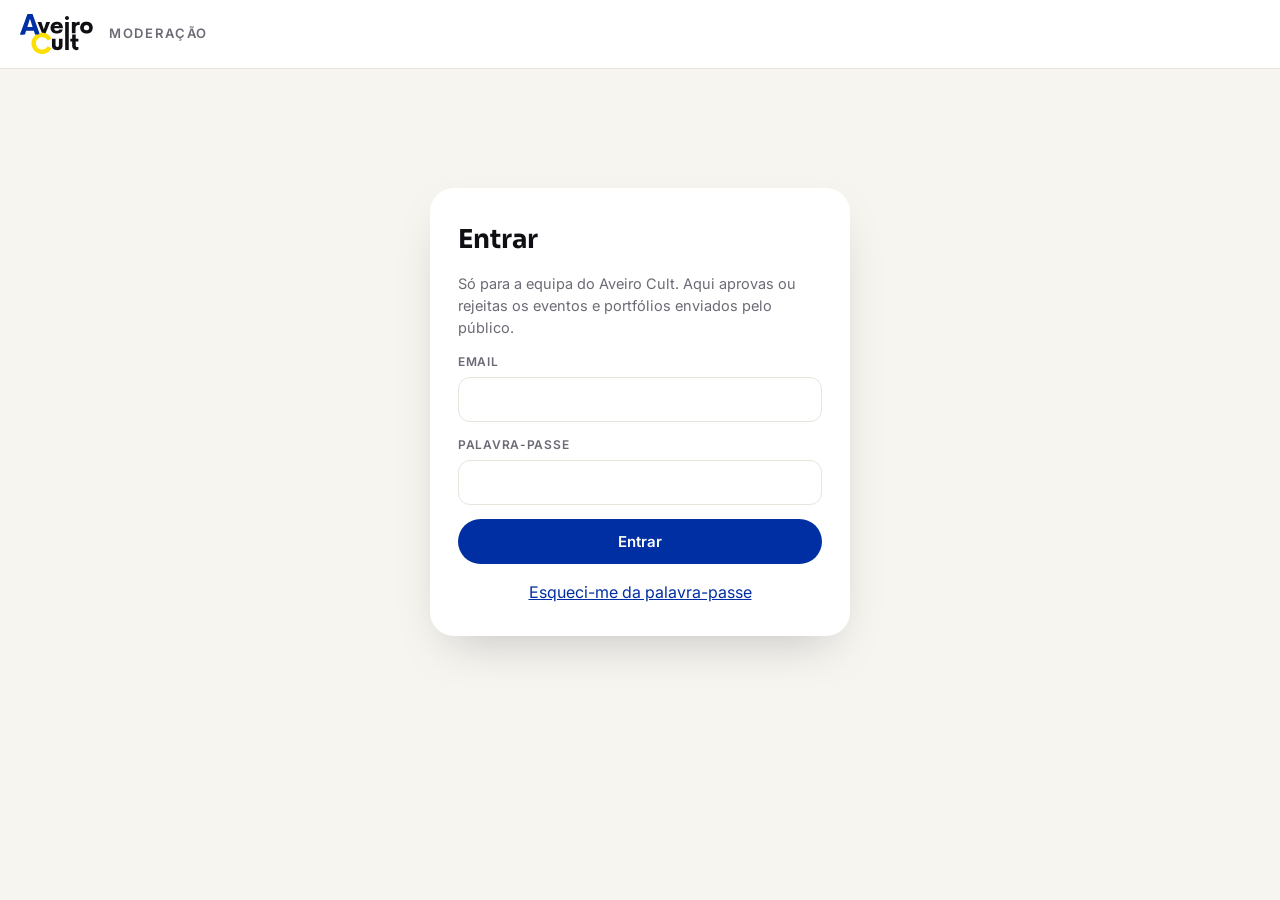
<file: admin.html>
<!DOCTYPE html>
<html lang="pt-PT">
<head>
  <meta charset="UTF-8">
  <meta name="viewport" content="width=device-width, initial-scale=1">
  <meta name="robots" content="noindex, nofollow">
  <title>Moderação · Aveiro Cult</title>
  <link rel="icon" href="icones/icone-192.png">
  <link rel="preconnect" href="https://fonts.googleapis.com">
  <link rel="preconnect" href="https://fonts.gstatic.com" crossorigin>
  <link href="https://fonts.googleapis.com/css2?family=Inter:wght@400;500;600&family=Sora:wght@600;700;800&display=swap" rel="stylesheet">
  <link rel="stylesheet" href="css/admin.css?v=10">
</head>
<body>
<svg width="0" height="0" style="position:absolute" aria-hidden="true"><symbol id="i-logo" viewBox="0 0 1472 808"><path fill="var(--logo-azul,#002fa3)" d="M3.6 407.3C10.7 387.8 147.3 8.4 148.7 4.2L150.2 -0.0L201.8 0.2L253.4 0.5L322.6 193.0C360.7 298.9 394.1 391.8 396.8 399.5C399.6 407.2 402.1 414.3 402.5 415.2C403.2 416.9 400.5 417.0 354.2 417.0L305.1 417.0L302.5 408.8C301.1 404.2 295.4 386.7 289.8 369.7L279.8 339.0L201.7 339.2L123.6 339.5L111.0 378.0L98.4 416.5L49.2 416.8L0.1 417.0L3.6 407.3ZM254.6 260.2C254.3 259.3 242.5 222.9 228.5 179.5C199.8 90.8 202.1 97.6 201.6 98.1C201.3 98.3 189.4 135.0 175.0 179.5C160.6 224.1 148.6 260.8 148.3 261.2C148.1 261.7 172.0 262.0 201.5 262.0C252.1 262.0 255.1 261.9 254.6 260.2Z"/><path fill="#ffde04" d="M419.5 806.5C332.4 795.8 260.5 733.0 238.5 648.5C216.4 563.9 245.9 477.8 315.3 423.9L324.2 417.0L363.6 417.0C385.3 417.0 403.0 416.7 403.0 416.4C403.0 416.0 400.8 409.5 398.0 401.8C395.2 394.1 393.0 387.5 393.0 387.0C393.0 384.4 425.2 380.0 444.3 380.0C521.9 380.1 588.8 418.0 629.5 484.8C632.7 489.9 635.0 494.3 634.8 494.5C633.9 495.5 556.9 535.0 556.0 535.0C555.5 535.0 555.0 534.6 555.0 534.1C555.0 531.9 542.4 514.5 535.6 507.3C508.3 478.3 465.5 464.7 423.4 471.5C364.3 481.1 322.0 531.7 322.0 592.9C322.0 653.5 358.4 700.9 416.0 715.1C428.6 718.2 457.6 718.5 471.0 715.7C506.4 708.2 537.0 686.6 552.9 657.8C554.3 655.2 555.9 653.0 556.4 653.0C557.4 653.0 633.0 691.8 634.3 693.0C636.0 694.5 621.0 717.9 608.8 732.4C580.5 766.4 537.4 792.6 493.9 802.4C470.1 807.7 441.9 809.3 419.5 806.5Z"/><path fill="currentColor" d="M730.5 729.5C684.6 723.8 655.9 699.8 647.3 660.0C645.7 652.2 645.5 645.3 645.5 575.5L645.5 499.5L681.8 499.2L718.0 499.0L718.0 565.9C718.0 605.2 718.4 634.8 719.0 637.9C723.4 661.3 746.7 673.3 767.6 663.0C775.2 659.3 781.0 653.0 784.2 645.1L786.5 639.5L786.8 569.2L787.1 499.0L823.0 499.0L859.0 499.0L859.0 573.9C859.0 656.6 858.9 658.4 852.7 674.9C837.3 715.8 790.0 737.0 730.5 729.5ZM1129.0 730.0C1115.0 727.6 1099.4 721.2 1088.9 713.4C1077.5 705.1 1065.5 689.8 1060.4 677.2C1054.5 662.5 1054.6 663.7 1054.2 607.8L1053.9 556.0L1035.0 556.0L1016.0 556.0L1016.0 527.5L1016.0 499.0L1035.0 499.0L1054.0 499.0L1054.0 455.5L1054.0 412.0L1090.0 412.0L1126.0 412.0L1126.0 455.5L1126.0 499.0L1153.0 499.0L1180.0 499.0L1180.0 527.5L1180.0 556.0L1153.0 556.0L1126.0 556.0L1126.0 598.0C1126.0 647.9 1126.5 651.5 1134.4 659.8C1140.2 666.0 1141.8 666.5 1161.5 667.0L1179.5 667.5L1179.8 695.2L1180.0 722.9L1177.7 724.5C1170.7 729.0 1142.4 732.3 1129.0 730.0ZM912.6 444.5C912.2 289.1 912.2 161.6 912.5 161.0C912.9 160.4 926.2 160.0 949.7 160.0L986.3 160.0L985.7 333.3C985.3 428.5 985.0 556.1 985.0 616.8L985.0 727.0L949.2 727.0L913.3 727.0L912.6 444.5ZM731.0 395.3C684.9 391.6 647.0 368.0 628.7 331.5C615.1 304.3 612.7 266.3 622.5 235.1C639.1 182.7 692.8 150.8 755.7 155.9C824.3 161.5 867.0 207.6 867.0 276.1L867.0 288.0L778.9 288.0L690.7 288.0L691.4 293.2C694.5 316.9 707.6 333.5 727.5 339.1C733.8 340.9 755.8 340.9 761.9 339.1C775.0 335.3 784.8 327.8 790.1 317.5L793.5 311.0L828.2 311.0C847.3 311.0 863.1 311.4 863.4 311.8C863.7 312.2 862.6 316.5 861.0 321.3C849.2 356.3 822.9 380.5 785.8 390.5C769.1 395.0 749.2 396.7 731.0 395.3ZM1326.5 395.1C1267.7 388.2 1226.5 351.8 1216.9 298.0C1214.9 286.8 1215.1 260.5 1217.3 250.2C1227.8 202.1 1261.4 169.9 1313.0 158.5C1324.2 156.0 1353.8 155.4 1366.7 157.4C1421.8 165.8 1460.7 201.7 1469.4 252.0C1480.1 314.7 1450.3 367.5 1392.8 387.8C1374.9 394.2 1345.9 397.3 1326.5 395.1ZM511.8 390.5C511.6 390.2 506.2 388.7 499.9 387.0C486.7 383.5 461.7 380.0 449.7 380.0L441.5 380.0L398.3 271.7C374.5 212.2 354.8 162.7 354.4 161.7C353.8 160.1 355.9 160.0 393.0 160.2L432.3 160.5L456.4 235.2C469.7 276.3 480.8 310.1 481.1 310.4C481.4 310.7 492.4 277.1 505.6 235.7L529.6 160.5L568.9 160.2L608.2 160.0L607.7 162.1C607.4 163.2 586.5 215.2 561.3 277.6C516.9 387.6 514.4 393.1 511.8 390.5ZM1048.0 275.5L1048.0 160.0L1085.0 160.0L1122.0 160.0L1122.0 175.8L1122.1 191.5L1124.8 188.0C1142.3 165.4 1164.8 154.8 1192.3 156.3C1207.6 157.1 1206.0 153.0 1206.0 190.7L1206.0 223.1L1199.8 222.3C1163.3 217.6 1136.6 230.2 1126.2 257.0C1122.3 267.1 1122.0 272.4 1122.0 332.7L1122.0 391.0L1085.0 391.0L1048.0 391.0L1048.0 275.5ZM1357.6 328.6C1382.3 322.1 1398.3 301.1 1398.2 275.5C1398.1 227.1 1339.6 202.9 1304.9 237.0C1279.2 262.2 1285.9 308.4 1317.5 323.9C1329.5 329.8 1345.9 331.7 1357.6 328.6ZM789.4 239.4C781.9 221.5 766.3 212.0 744.5 212.0C729.0 212.0 717.3 216.0 708.3 224.3C703.6 228.6 697.9 236.7 696.6 240.8L695.9 243.0L743.4 243.0L790.9 243.0L789.4 239.4ZM940.3 120.5C927.9 117.1 919.0 109.7 913.3 98.2C909.7 91.0 909.5 90.1 909.5 81.1C909.5 70.2 911.9 63.5 918.6 55.3C933.3 37.3 961.0 36.1 977.7 52.8C1000.7 75.8 988.6 114.1 956.2 120.9C949.5 122.3 946.8 122.2 940.3 120.5Z"/></symbol></svg>

<header class="topo">
  <a class="marca" href="./" aria-label="Aveiro Cult, ir para o site"><svg class="marca-logo" viewBox="0 0 1472 808" role="img" aria-label="Aveiro Cult"><use href="#i-logo"/></svg></a>
  <span class="topo-tit">Moderação</span>
  <span class="topo-acoes">
    <a class="btn-sair" id="publicarEvento" href="publicar.html" hidden>+ Publicar evento</a>
    <button class="btn-sair" id="mudarSenha" type="button" hidden>Palavra-passe</button>
    <button class="btn-sair" id="sair" type="button" hidden>Sair</button>
  </span>
</header>

<main>
  <!-- Entrada -->
  <section class="entrada" id="entrada">
    <form class="cartao" id="formEntrar">
      <h1>Entrar</h1>
      <p>Só para a equipa do Aveiro Cult. Aqui aprovas ou rejeitas os eventos e portfólios enviados pelo público.</p>
      <label><span>Email</span><input name="email" type="email" required autocomplete="username"></label>
      <label><span>Palavra-passe</span><input name="senha" type="password" required autocomplete="current-password"></label>
      <p class="erro" id="erroEntrar" hidden></p>
      <button class="btn" type="submit">Entrar</button>
      <button class="ligacao" id="abrirRecuperar" type="button">Esqueci-me da palavra-passe</button>
    </form>
    <form class="cartao" id="formRecuperar" hidden>
      <h1>Recuperar acesso</h1>
      <p>Escreve o email da tua conta de moderação. Enviamos um link para criares uma palavra-passe nova.</p>
      <label><span>Email</span><input name="email" type="email" required autocomplete="username"></label>
      <p class="erro" id="erroRecuperar" hidden></p>
      <p class="ok" id="okRecuperar" hidden>Se o email tiver conta, o link chega dentro de minutos. Vê também o spam.</p>
      <button class="btn" type="submit">Enviar link</button>
      <button class="ligacao" id="voltarEntrar" type="button">Voltar a entrar</button>
    </form>
    <form class="cartao" id="formSenha" hidden>
      <h1 id="tituloSenha">Criar palavra-passe</h1>
      <p>Escolhe uma palavra-passe com pelo menos 10 caracteres. Vais usá-la sempre que entrares no painel.</p>
      <label><span>Nova palavra-passe</span><input name="senha" type="password" required minlength="10" autocomplete="new-password"></label>
      <label><span>Repetir palavra-passe</span><input name="senha2" type="password" required minlength="10" autocomplete="new-password"></label>
      <p class="erro" id="erroSenha" hidden></p>
      <button class="btn" type="submit">Guardar e entrar</button>
      <button class="ligacao" id="cancelarSenha" type="button" hidden>Cancelar</button>
    </form>
  </section>

  <!-- Painel -->
  <section class="painel" id="painel" hidden>
    <div class="modos" id="modos">
      <button class="on" data-modo="submissoes" type="button">Eventos e artistas</button>
      <button data-modo="noticias" type="button">Notícias</button>
      <button data-modo="parceiros" type="button">Parceiros</button>
      <button data-modo="clientes" type="button">Clientes</button>
    </div>
    <div id="modoSubmissoes">
    <div class="abas" id="abas">
      <button class="on" data-estado="pendente" type="button">Pendentes <b id="nPend">0</b></button>
      <button data-estado="aprovado" type="button">Aprovados <b id="nAprov">0</b></button>
      <button data-estado="rejeitado" type="button">Rejeitados <b id="nRej">0</b></button>
    </div>
    <div class="filtros">
      <select id="filtroTipo"><option value="">Eventos e artistas</option><option value="evento">Só eventos</option><option value="artista">Só artistas</option></select>
      <button class="btn-leve" id="atualizar" type="button">Atualizar</button>
    </div>
    <div class="lista" id="lista"></div>
    <p class="vazio" id="vazio" hidden>Nada por aqui.</p>
    <p class="nota nota-fluxo">Tudo o que os clientes enviam fica aqui à espera. Ao aprovar ou rejeitar, o cliente recebe um email automático; na rejeição, o email leva o motivo e o link do WhatsApp.</p>
    </div>

    <!-- Clientes (contas criadas no site) -->
    <div id="modoClientes" hidden>
      <div class="filtros">
        <input class="pesquisa-clientes" id="pesquisaClientes" type="search" placeholder="Procurar por nome, email ou empresa">
        <select id="filtroClientes"><option value="">Todos</option><option value="em-dia">Assinatura em dia</option><option value="atraso">Sem assinatura ou em atraso</option></select>
        <button class="btn-leve" id="atualizarClientes" type="button">Atualizar</button>
      </div>
      <p class="nota" id="nClientes"></p>
      <div class="lista" id="listaClientes"></div>
      <p class="vazio" id="vazioClientes" hidden>Ainda não há clientes com conta.</p>
    </div>

    <!-- Notícias -->
    <div id="modoNoticias" hidden>
      <div class="filtros">
        <button class="btn" id="novaNoticia" type="button">Nova notícia</button>
        <button class="btn-leve" id="atualizarNoticias" type="button">Atualizar</button>
        <span class="nota" id="nNoticias"></span>
      </div>
      <form class="editor" id="editorNoticia" hidden>
        <input type="hidden" name="id">
        <h3 id="editorTitulo">Nova notícia</h3>
        <label class="c-2"><span>Título *</span><input name="titulo" type="text" required maxlength="160"></label>
        <label class="c-2"><span>Resumo * <small>(1 a 2 frases; aparece nos cartões e no Google)</small></span><textarea name="resumo" required rows="2" maxlength="300"></textarea></label>
        <label class="c-2"><span>Texto da notícia <small>(deixa uma linha em branco entre parágrafos)</small></span><textarea name="corpo" rows="10" maxlength="12000"></textarea></label>
        <label><span>Categoria</span><select name="categoria"><option value="">Escolhe…</option></select></label>
        <label><span>Concelho</span><select name="concelho"><option value="">Escolhe…</option></select></label>
        <label><span>Data</span><input name="data" type="date" required></label>
        <label><span>Ligação externa <small>(opcional)</small></span><input name="link_original" type="url" placeholder="https://"></label>
        <label class="c-2"><span>Imagem <small>(JPEG, PNG ou WebP até 5 MB; fica reduzida a 1600 px)</small></span><input name="imagem" type="file" accept="image/jpeg,image/png,image/webp"><input type="hidden" name="imagem_atual"></label>
        <label class="c-check c-2"><input name="publicado" type="checkbox"><span>Publicada (visível no site e na app)</span></label>
        <fieldset class="c-2 tambem-evento">
          <label class="c-check"><input name="e_evento" type="checkbox"><span><b>Esta notícia também é um evento</b>: mostrar na agenda</span></label>
          <div class="campos-evento" hidden>
            <label><span>Dia do evento *</span><input name="ev_data" type="date"></label>
            <label><span>Hora</span><input name="ev_hora" type="time"></label>
            <label><span>Último dia <small>(se durar vários dias)</small></span><input name="ev_fim" type="date"></label>
            <label><span>Local</span><input name="ev_local" type="text" maxlength="120" placeholder="Ex.: Teatro Aveirense"></label>
            <label class="c-2"><span>Tags <small>(separadas por vírgula; usa "aveirocult" nos eventos do Aveiro Cult)</small></span><input name="ev_tags" type="text" maxlength="200"></label>
            <p class="nota c-2">O evento é criado já aprovado, com o título, o resumo, a imagem, a categoria e o concelho desta notícia, e liga para ela.</p>
          </div>
        </fieldset>
        <div class="acoes c-2">
          <button class="btn" type="submit">Guardar</button>
          <button class="btn-leve" type="button" id="cancelarNoticia">Cancelar</button>
        </div>
      </form>
      <div class="lista" id="listaNoticias"></div>
      <p class="vazio" id="vazioNoticias" hidden>Ainda não há notícias.</p>
    </div>

    <!-- Parceiros (Empresas Amigas da Cultura) -->
    <div id="modoParceiros" hidden>
      <div class="filtros">
        <button class="btn" id="novoParceiro" type="button">Novo parceiro</button>
        <button class="btn-leve" id="atualizarParceiros" type="button">Atualizar</button>
        <span class="nota" id="nParceiros"></span>
      </div>
      <form class="editor" id="editorParceiro" hidden>
        <input type="hidden" name="id">
        <h3 id="editorParceiroTitulo">Novo parceiro</h3>
        <label><span>Nome da empresa *</span><input name="nome" type="text" required maxlength="120"></label>
        <label><span>Tipo</span><select name="tipo"><option value="logo">Logótipo na secção de parceiros</option><option value="banner">Banner publicitário (faixa larga)</option></select></label>
        <label><span>Pago até <small>(depois desta data deixa de aparecer; vazio = sem fim)</small></span><input name="ate" type="date"></label>
        <label><span>Plano</span><select name="plano"><option value="">Sem plano</option><option>Apoiante</option><option>Bronze</option><option>Prata</option><option>Ouro</option><option>Platina</option><option>Parceria cultural</option></select></label>
        <label><span>Site ou rede social</span><input name="link" type="url" placeholder="https://"></label>
        <label><span>Ordem <small>(menor aparece primeiro)</small></span><input name="ordem" type="number" value="10" min="0" max="999"></label>
        <label class="c-2"><span>Imagem <small>(logótipo: PNG com fundo transparente; banner: 1200 × 300 px, JPEG ou PNG; até 5 MB)</small></span><input name="imagem" type="file" accept="image/jpeg,image/png,image/webp"><input type="hidden" name="imagem_atual"></label>
        <label class="c-check c-2"><input name="ativo" type="checkbox" checked><span>Ativo (visível no site e na app)</span></label>
        <div class="acoes c-2">
          <button class="btn" type="submit">Guardar</button>
          <button class="btn-leve" type="button" id="cancelarParceiro">Cancelar</button>
        </div>
      </form>
      <div class="lista" id="listaParceiros"></div>
      <p class="vazio" id="vazioParceiros" hidden>Ainda não há parceiros.</p>
    </div>
  </section>
</main>

<div class="toast" id="toast" role="status" aria-live="polite"></div>
<script src="js/inatividade.js?v=1"></script>
<script src="js/admin.js?v=13"></script>
</body>
</html>
</file>
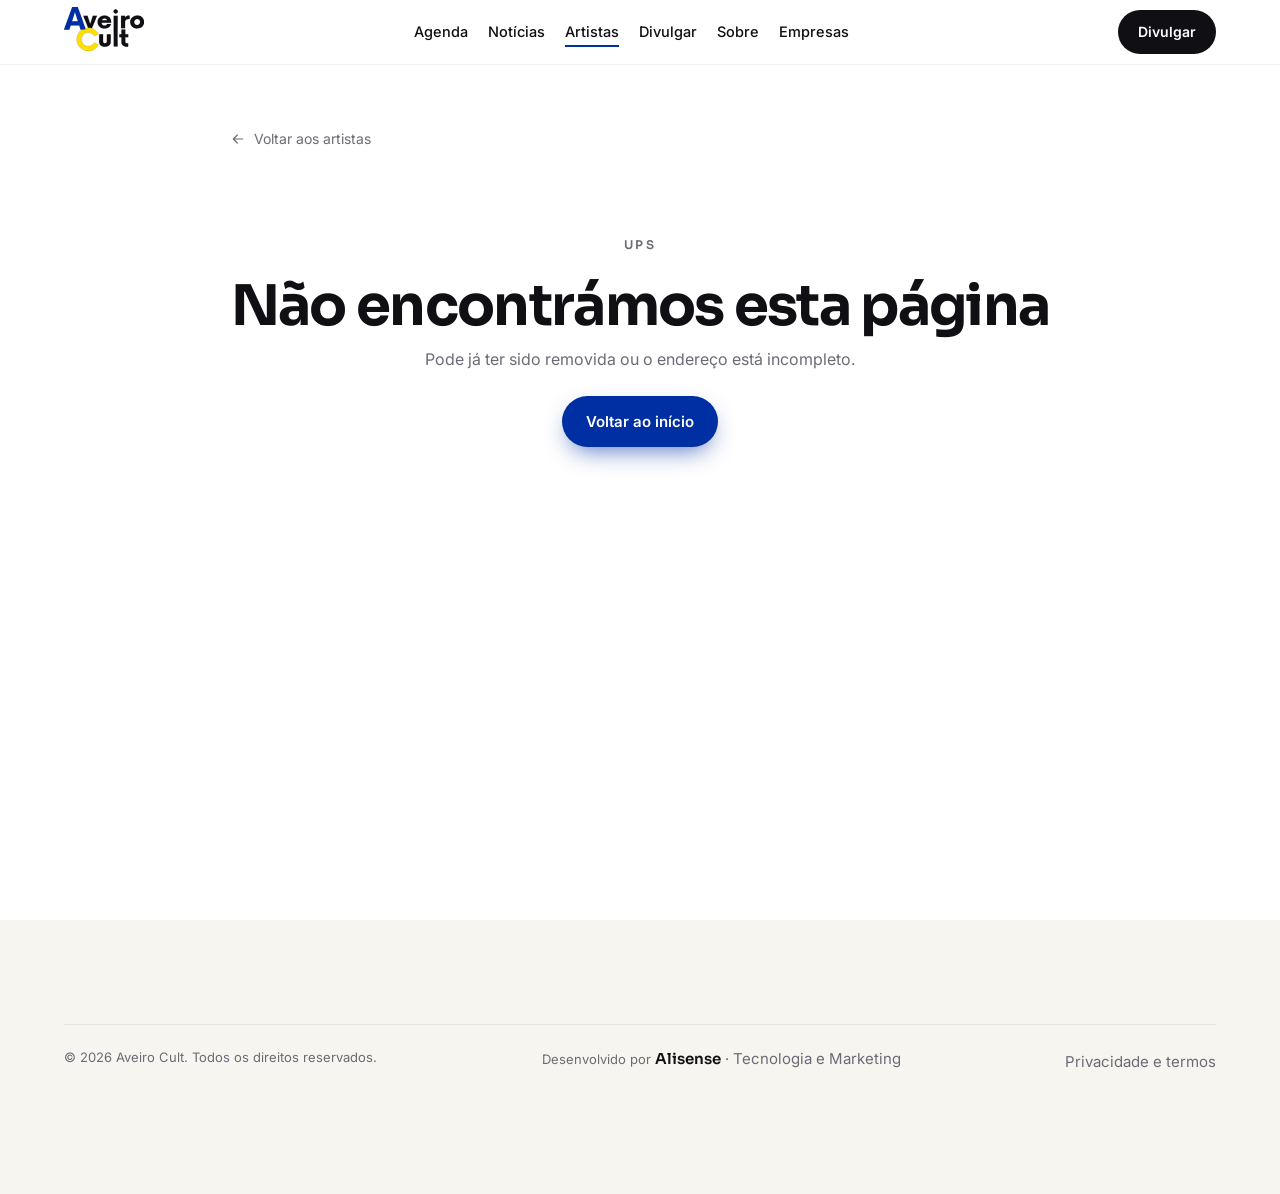
<file: artista.html>
<!DOCTYPE html>
<html lang="pt-PT">
<head>
  <meta charset="UTF-8">
  <meta name="viewport" content="width=device-width, initial-scale=1">
  <title>Artista · Aveiro Cult</title>
  <meta name="description" content="Portfólio de artistas e promotores culturais do distrito de Aveiro.">
  <!-- Endereço de teste: remover o noindex quando o site passar para aveirocult.com -->
  <meta name="robots" content="noindex">
  <link rel="canonical" href="https://marcos-zorzetto.github.io/aveirocult-teste/artista.html">
  <meta name="theme-color" content="#0f0f14">
  <meta property="og:type" content="profile">
  <meta property="og:locale" content="pt_PT">
  <meta property="og:url" content="https://marcos-zorzetto.github.io/aveirocult-teste/artista.html">
  <meta property="og:title" content="Artista · Aveiro Cult">
  <meta property="og:description" content="Portfólio de artistas e promotores culturais do distrito de Aveiro.">
  <meta property="og:image" content="https://marcos-zorzetto.github.io/aveirocult-teste/img/partilha.jpg">
  <meta name="twitter:card" content="summary_large_image">
  <link rel="icon" href="icones/icone-192.png">
  <link rel="apple-touch-icon" href="icones/icone-192.png">
  <link rel="manifest" href="manifest.webmanifest">
  <link rel="preconnect" href="https://otcpgtauymtavygscxfo.supabase.co" crossorigin>
  <link rel="preconnect" href="https://fonts.googleapis.com">
  <link rel="preconnect" href="https://fonts.gstatic.com" crossorigin>
  <link href="https://fonts.googleapis.com/css2?family=Inter:wght@400;500;600&family=Sora:wght@600;700;800&display=swap" rel="stylesheet">
  <link rel="stylesheet" href="css/estilo.css?v=33">
  <link rel="stylesheet" href="css/pagina.css?v=6">
</head>
<body class="revelado pagina-interna" data-tipo="artista">
<a class="saltar-conteudo" href="#conteudo">Saltar para o conteúdo</a>

<svg width="0" height="0" style="position:absolute" aria-hidden="true">
  <symbol id="i-logo" viewBox="0 0 1472 808"><path fill="var(--logo-azul,#002fa3)" d="M3.6 407.3C10.7 387.8 147.3 8.4 148.7 4.2L150.2 -0.0L201.8 0.2L253.4 0.5L322.6 193.0C360.7 298.9 394.1 391.8 396.8 399.5C399.6 407.2 402.1 414.3 402.5 415.2C403.2 416.9 400.5 417.0 354.2 417.0L305.1 417.0L302.5 408.8C301.1 404.2 295.4 386.7 289.8 369.7L279.8 339.0L201.7 339.2L123.6 339.5L111.0 378.0L98.4 416.5L49.2 416.8L0.1 417.0L3.6 407.3ZM254.6 260.2C254.3 259.3 242.5 222.9 228.5 179.5C199.8 90.8 202.1 97.6 201.6 98.1C201.3 98.3 189.4 135.0 175.0 179.5C160.6 224.1 148.6 260.8 148.3 261.2C148.1 261.7 172.0 262.0 201.5 262.0C252.1 262.0 255.1 261.9 254.6 260.2Z"/><path fill="#ffde04" d="M419.5 806.5C332.4 795.8 260.5 733.0 238.5 648.5C216.4 563.9 245.9 477.8 315.3 423.9L324.2 417.0L363.6 417.0C385.3 417.0 403.0 416.7 403.0 416.4C403.0 416.0 400.8 409.5 398.0 401.8C395.2 394.1 393.0 387.5 393.0 387.0C393.0 384.4 425.2 380.0 444.3 380.0C521.9 380.1 588.8 418.0 629.5 484.8C632.7 489.9 635.0 494.3 634.8 494.5C633.9 495.5 556.9 535.0 556.0 535.0C555.5 535.0 555.0 534.6 555.0 534.1C555.0 531.9 542.4 514.5 535.6 507.3C508.3 478.3 465.5 464.7 423.4 471.5C364.3 481.1 322.0 531.7 322.0 592.9C322.0 653.5 358.4 700.9 416.0 715.1C428.6 718.2 457.6 718.5 471.0 715.7C506.4 708.2 537.0 686.6 552.9 657.8C554.3 655.2 555.9 653.0 556.4 653.0C557.4 653.0 633.0 691.8 634.3 693.0C636.0 694.5 621.0 717.9 608.8 732.4C580.5 766.4 537.4 792.6 493.9 802.4C470.1 807.7 441.9 809.3 419.5 806.5Z"/><path fill="currentColor" d="M730.5 729.5C684.6 723.8 655.9 699.8 647.3 660.0C645.7 652.2 645.5 645.3 645.5 575.5L645.5 499.5L681.8 499.2L718.0 499.0L718.0 565.9C718.0 605.2 718.4 634.8 719.0 637.9C723.4 661.3 746.7 673.3 767.6 663.0C775.2 659.3 781.0 653.0 784.2 645.1L786.5 639.5L786.8 569.2L787.1 499.0L823.0 499.0L859.0 499.0L859.0 573.9C859.0 656.6 858.9 658.4 852.7 674.9C837.3 715.8 790.0 737.0 730.5 729.5ZM1129.0 730.0C1115.0 727.6 1099.4 721.2 1088.9 713.4C1077.5 705.1 1065.5 689.8 1060.4 677.2C1054.5 662.5 1054.6 663.7 1054.2 607.8L1053.9 556.0L1035.0 556.0L1016.0 556.0L1016.0 527.5L1016.0 499.0L1035.0 499.0L1054.0 499.0L1054.0 455.5L1054.0 412.0L1090.0 412.0L1126.0 412.0L1126.0 455.5L1126.0 499.0L1153.0 499.0L1180.0 499.0L1180.0 527.5L1180.0 556.0L1153.0 556.0L1126.0 556.0L1126.0 598.0C1126.0 647.9 1126.5 651.5 1134.4 659.8C1140.2 666.0 1141.8 666.5 1161.5 667.0L1179.5 667.5L1179.8 695.2L1180.0 722.9L1177.7 724.5C1170.7 729.0 1142.4 732.3 1129.0 730.0ZM912.6 444.5C912.2 289.1 912.2 161.6 912.5 161.0C912.9 160.4 926.2 160.0 949.7 160.0L986.3 160.0L985.7 333.3C985.3 428.5 985.0 556.1 985.0 616.8L985.0 727.0L949.2 727.0L913.3 727.0L912.6 444.5ZM731.0 395.3C684.9 391.6 647.0 368.0 628.7 331.5C615.1 304.3 612.7 266.3 622.5 235.1C639.1 182.7 692.8 150.8 755.7 155.9C824.3 161.5 867.0 207.6 867.0 276.1L867.0 288.0L778.9 288.0L690.7 288.0L691.4 293.2C694.5 316.9 707.6 333.5 727.5 339.1C733.8 340.9 755.8 340.9 761.9 339.1C775.0 335.3 784.8 327.8 790.1 317.5L793.5 311.0L828.2 311.0C847.3 311.0 863.1 311.4 863.4 311.8C863.7 312.2 862.6 316.5 861.0 321.3C849.2 356.3 822.9 380.5 785.8 390.5C769.1 395.0 749.2 396.7 731.0 395.3ZM1326.5 395.1C1267.7 388.2 1226.5 351.8 1216.9 298.0C1214.9 286.8 1215.1 260.5 1217.3 250.2C1227.8 202.1 1261.4 169.9 1313.0 158.5C1324.2 156.0 1353.8 155.4 1366.7 157.4C1421.8 165.8 1460.7 201.7 1469.4 252.0C1480.1 314.7 1450.3 367.5 1392.8 387.8C1374.9 394.2 1345.9 397.3 1326.5 395.1ZM511.8 390.5C511.6 390.2 506.2 388.7 499.9 387.0C486.7 383.5 461.7 380.0 449.7 380.0L441.5 380.0L398.3 271.7C374.5 212.2 354.8 162.7 354.4 161.7C353.8 160.1 355.9 160.0 393.0 160.2L432.3 160.5L456.4 235.2C469.7 276.3 480.8 310.1 481.1 310.4C481.4 310.7 492.4 277.1 505.6 235.7L529.6 160.5L568.9 160.2L608.2 160.0L607.7 162.1C607.4 163.2 586.5 215.2 561.3 277.6C516.9 387.6 514.4 393.1 511.8 390.5ZM1048.0 275.5L1048.0 160.0L1085.0 160.0L1122.0 160.0L1122.0 175.8L1122.1 191.5L1124.8 188.0C1142.3 165.4 1164.8 154.8 1192.3 156.3C1207.6 157.1 1206.0 153.0 1206.0 190.7L1206.0 223.1L1199.8 222.3C1163.3 217.6 1136.6 230.2 1126.2 257.0C1122.3 267.1 1122.0 272.4 1122.0 332.7L1122.0 391.0L1085.0 391.0L1048.0 391.0L1048.0 275.5ZM1357.6 328.6C1382.3 322.1 1398.3 301.1 1398.2 275.5C1398.1 227.1 1339.6 202.9 1304.9 237.0C1279.2 262.2 1285.9 308.4 1317.5 323.9C1329.5 329.8 1345.9 331.7 1357.6 328.6ZM789.4 239.4C781.9 221.5 766.3 212.0 744.5 212.0C729.0 212.0 717.3 216.0 708.3 224.3C703.6 228.6 697.9 236.7 696.6 240.8L695.9 243.0L743.4 243.0L790.9 243.0L789.4 239.4ZM940.3 120.5C927.9 117.1 919.0 109.7 913.3 98.2C909.7 91.0 909.5 90.1 909.5 81.1C909.5 70.2 911.9 63.5 918.6 55.3C933.3 37.3 961.0 36.1 977.7 52.8C1000.7 75.8 988.6 114.1 956.2 120.9C949.5 122.3 946.8 122.2 940.3 120.5Z"/></symbol>
  <symbol id="i-seta" viewBox="0 0 24 24"><path d="M5 12h14M13 6l6 6-6 6"/></symbol>
  <symbol id="i-pin" viewBox="0 0 24 24"><path d="M12 22s7-6.2 7-12a7 7 0 1 0-14 0c0 5.8 7 12 7 12Z"/><circle cx="12" cy="10" r="2.5"/></symbol>
  <symbol id="i-calendario" viewBox="0 0 24 24"><rect x="3" y="5" width="18" height="16" rx="3"/><path d="M3 10h18M8 3v4M16 3v4"/></symbol>
  <symbol id="i-partilhar" viewBox="0 0 24 24"><path d="M12 3v12M8 7l4-4 4 4"/><path d="M5 11v8a2 2 0 0 0 2 2h10a2 2 0 0 0 2-2v-8"/></symbol>
  <symbol id="i-insta" viewBox="0 0 24 24"><rect x="3" y="3" width="18" height="18" rx="5"/><circle cx="12" cy="12" r="4"/><circle cx="17.5" cy="6.5" r="1" fill="currentColor"/></symbol>
  <symbol id="i-bilhete" viewBox="0 0 24 24"><path d="M3 9V7a2 2 0 0 1 2-2h14a2 2 0 0 1 2 2v2a2 2 0 0 0 0 6v2a2 2 0 0 1-2 2H5a2 2 0 0 1-2-2v-2a2 2 0 0 0 0-6Z"/><path d="M13 5v14"/></symbol>
</svg>

<header class="topo rolado" id="topo">
  <div class="caixa topo-in">
    <a class="logo" href="./" aria-label="Aveiro Cult, início"><span class="logo-marca"><svg class="logo-svg" viewBox="0 0 1472 808" role="img" aria-label="Aveiro Cult"><use href="#i-logo"/></svg></span></a>
    <nav class="menu">
      <a href="./#agenda">Agenda</a><a href="./#noticias">Notícias</a><a href="./#artistas" class="on">Artistas</a><a href="publicar.html">Divulgar</a><a href="sobre.html">Sobre</a><a href="empresas.html">Empresas</a>
    </nav>
    <a class="btn btn-escuro btn-topo" href="publicar.html">Divulgar</a>
  </div>
</header>

<main class="pg">
  <div class="pg-in">
    <a class="pg-voltar" href="./#artistas"><svg><use href="#i-seta"/></svg>Voltar aos artistas</a>
    <article id="conteudo" aria-live="polite">
      <div class="pg-esqueleto" aria-hidden="true"><i style="aspect-ratio:16/9"></i><i style="height:18px;width:30%"></i><i style="height:48px;width:80%"></i><i style="height:18px;width:60%"></i><i style="height:120px"></i></div>
    </article>
  </div>
</main>

<footer class="rodape">
  <div class="caixa direitos">
    <span>© <span id="ano"></span> Aveiro Cult. Todos os direitos reservados.</span>
    <span class="credito">Desenvolvido por <a href="https://www.instagram.com/alisense.pt" target="_blank" rel="noopener"><b>Alisense</b> · Tecnologia e Marketing</a></span>
    <a href="privacidade.html">Privacidade e termos</a>
  </div>
</footer>

<script src="js/pagina.js?v=4"></script>
<script src="js/imagens.js?v=2"></script>
<script src="js/inatividade.js?v=1"></script>
<script src="js/analytics.js?v=1"></script>
</body>
</html>
</file>
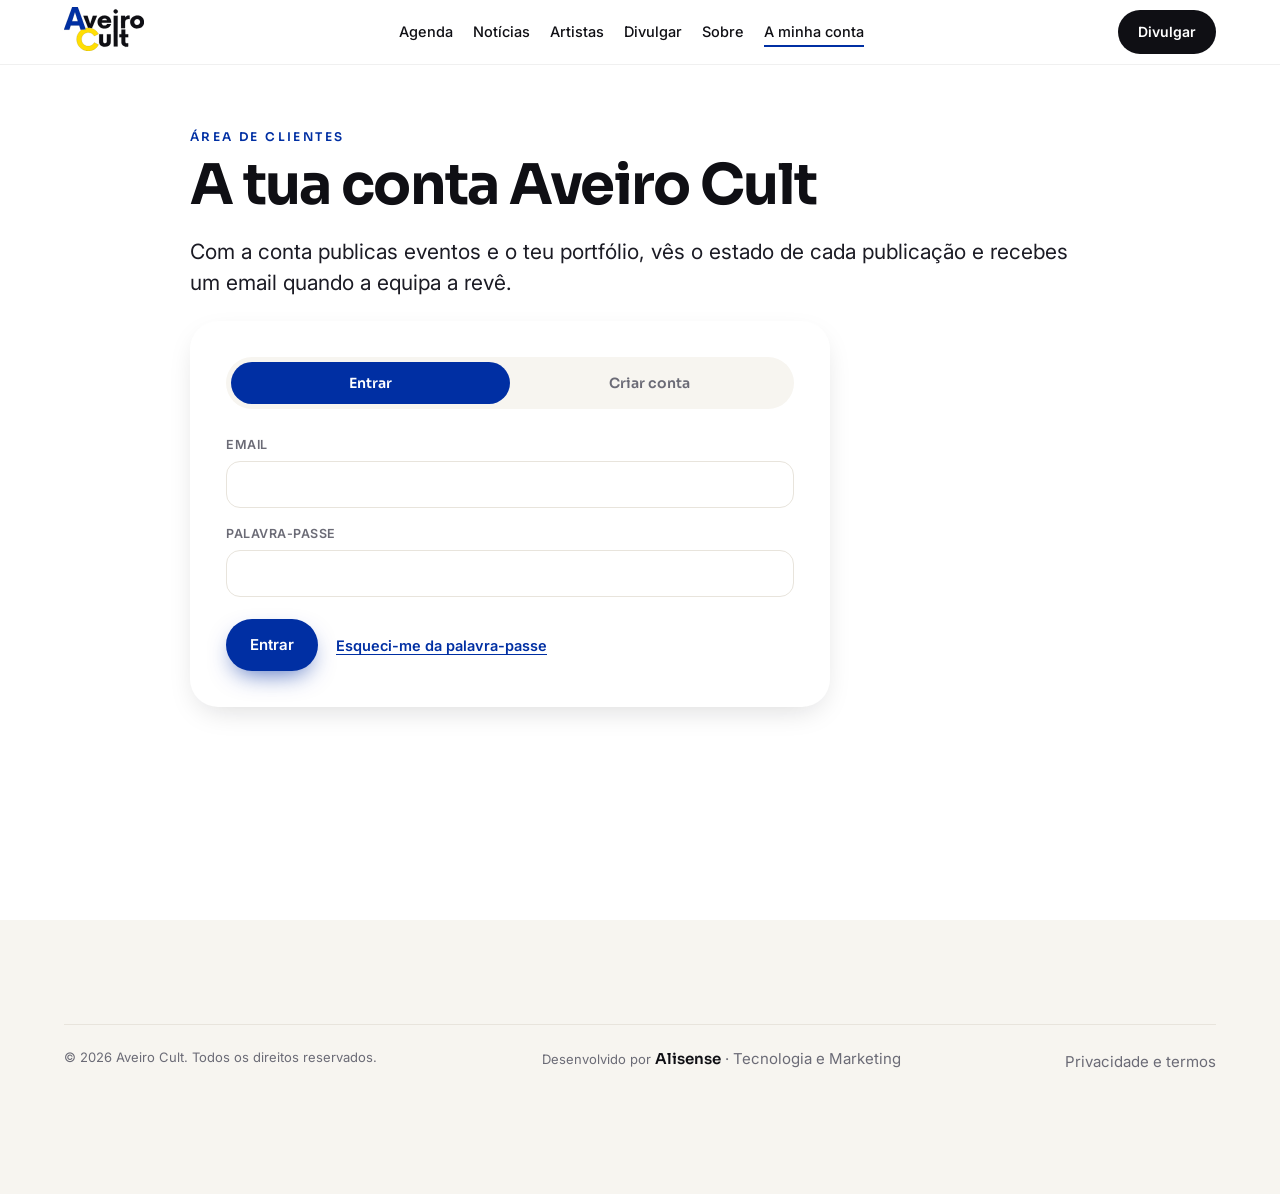
<file: conta.html>
<!DOCTYPE html>
<html lang="pt-PT">
<head>
  <meta charset="UTF-8">
  <meta name="viewport" content="width=device-width, initial-scale=1">
  <title>A minha conta · Aveiro Cult</title>
  <meta name="description" content="Entra ou cria a tua conta no Aveiro Cult para publicares eventos e o teu portfólio e acompanhares cada publicação.">
  <!-- Área pessoal: nunca indexar -->
  <meta name="robots" content="noindex">
  <link rel="canonical" href="https://marcos-zorzetto.github.io/aveirocult-teste/conta.html">
  <meta name="theme-color" content="#0f0f14">
  <meta property="og:type" content="website">
  <meta property="og:locale" content="pt_PT">
  <meta property="og:url" content="https://marcos-zorzetto.github.io/aveirocult-teste/conta.html">
  <meta property="og:title" content="A minha conta · Aveiro Cult">
  <meta property="og:description" content="Entra ou cria a tua conta no Aveiro Cult para publicares eventos e o teu portfólio e acompanhares cada publicação.">
  <meta property="og:image" content="https://marcos-zorzetto.github.io/aveirocult-teste/img/partilha.jpg">
  <meta name="twitter:card" content="summary_large_image">
  <link rel="icon" href="icones/icone-192.png">
  <link rel="apple-touch-icon" href="icones/icone-192.png">
  <link rel="manifest" href="manifest.webmanifest">
  <link rel="preconnect" href="https://fonts.googleapis.com">
  <link rel="preconnect" href="https://fonts.gstatic.com" crossorigin>
  <link href="https://fonts.googleapis.com/css2?family=Inter:wght@400;500;600&family=Sora:wght@600;700;800&display=swap" rel="stylesheet">
  <link rel="stylesheet" href="css/estilo.css?v=33">
  <link rel="stylesheet" href="css/pagina.css?v=6">
  <link rel="stylesheet" href="css/conta.css?v=3">
</head>
<body class="revelado pagina-interna" data-tipo="conta">
<a class="saltar-conteudo" href="#conteudo">Saltar para o conteúdo</a>

<svg width="0" height="0" style="position:absolute" aria-hidden="true">
  <symbol id="i-logo" viewBox="0 0 1472 808"><path fill="var(--logo-azul,#002fa3)" d="M3.6 407.3C10.7 387.8 147.3 8.4 148.7 4.2L150.2 -0.0L201.8 0.2L253.4 0.5L322.6 193.0C360.7 298.9 394.1 391.8 396.8 399.5C399.6 407.2 402.1 414.3 402.5 415.2C403.2 416.9 400.5 417.0 354.2 417.0L305.1 417.0L302.5 408.8C301.1 404.2 295.4 386.7 289.8 369.7L279.8 339.0L201.7 339.2L123.6 339.5L111.0 378.0L98.4 416.5L49.2 416.8L0.1 417.0L3.6 407.3ZM254.6 260.2C254.3 259.3 242.5 222.9 228.5 179.5C199.8 90.8 202.1 97.6 201.6 98.1C201.3 98.3 189.4 135.0 175.0 179.5C160.6 224.1 148.6 260.8 148.3 261.2C148.1 261.7 172.0 262.0 201.5 262.0C252.1 262.0 255.1 261.9 254.6 260.2Z"/><path fill="#ffde04" d="M419.5 806.5C332.4 795.8 260.5 733.0 238.5 648.5C216.4 563.9 245.9 477.8 315.3 423.9L324.2 417.0L363.6 417.0C385.3 417.0 403.0 416.7 403.0 416.4C403.0 416.0 400.8 409.5 398.0 401.8C395.2 394.1 393.0 387.5 393.0 387.0C393.0 384.4 425.2 380.0 444.3 380.0C521.9 380.1 588.8 418.0 629.5 484.8C632.7 489.9 635.0 494.3 634.8 494.5C633.9 495.5 556.9 535.0 556.0 535.0C555.5 535.0 555.0 534.6 555.0 534.1C555.0 531.9 542.4 514.5 535.6 507.3C508.3 478.3 465.5 464.7 423.4 471.5C364.3 481.1 322.0 531.7 322.0 592.9C322.0 653.5 358.4 700.9 416.0 715.1C428.6 718.2 457.6 718.5 471.0 715.7C506.4 708.2 537.0 686.6 552.9 657.8C554.3 655.2 555.9 653.0 556.4 653.0C557.4 653.0 633.0 691.8 634.3 693.0C636.0 694.5 621.0 717.9 608.8 732.4C580.5 766.4 537.4 792.6 493.9 802.4C470.1 807.7 441.9 809.3 419.5 806.5Z"/><path fill="currentColor" d="M730.5 729.5C684.6 723.8 655.9 699.8 647.3 660.0C645.7 652.2 645.5 645.3 645.5 575.5L645.5 499.5L681.8 499.2L718.0 499.0L718.0 565.9C718.0 605.2 718.4 634.8 719.0 637.9C723.4 661.3 746.7 673.3 767.6 663.0C775.2 659.3 781.0 653.0 784.2 645.1L786.5 639.5L786.8 569.2L787.1 499.0L823.0 499.0L859.0 499.0L859.0 573.9C859.0 656.6 858.9 658.4 852.7 674.9C837.3 715.8 790.0 737.0 730.5 729.5ZM1129.0 730.0C1115.0 727.6 1099.4 721.2 1088.9 713.4C1077.5 705.1 1065.5 689.8 1060.4 677.2C1054.5 662.5 1054.6 663.7 1054.2 607.8L1053.9 556.0L1035.0 556.0L1016.0 556.0L1016.0 527.5L1016.0 499.0L1035.0 499.0L1054.0 499.0L1054.0 455.5L1054.0 412.0L1090.0 412.0L1126.0 412.0L1126.0 455.5L1126.0 499.0L1153.0 499.0L1180.0 499.0L1180.0 527.5L1180.0 556.0L1153.0 556.0L1126.0 556.0L1126.0 598.0C1126.0 647.9 1126.5 651.5 1134.4 659.8C1140.2 666.0 1141.8 666.5 1161.5 667.0L1179.5 667.5L1179.8 695.2L1180.0 722.9L1177.7 724.5C1170.7 729.0 1142.4 732.3 1129.0 730.0ZM912.6 444.5C912.2 289.1 912.2 161.6 912.5 161.0C912.9 160.4 926.2 160.0 949.7 160.0L986.3 160.0L985.7 333.3C985.3 428.5 985.0 556.1 985.0 616.8L985.0 727.0L949.2 727.0L913.3 727.0L912.6 444.5ZM731.0 395.3C684.9 391.6 647.0 368.0 628.7 331.5C615.1 304.3 612.7 266.3 622.5 235.1C639.1 182.7 692.8 150.8 755.7 155.9C824.3 161.5 867.0 207.6 867.0 276.1L867.0 288.0L778.9 288.0L690.7 288.0L691.4 293.2C694.5 316.9 707.6 333.5 727.5 339.1C733.8 340.9 755.8 340.9 761.9 339.1C775.0 335.3 784.8 327.8 790.1 317.5L793.5 311.0L828.2 311.0C847.3 311.0 863.1 311.4 863.4 311.8C863.7 312.2 862.6 316.5 861.0 321.3C849.2 356.3 822.9 380.5 785.8 390.5C769.1 395.0 749.2 396.7 731.0 395.3ZM1326.5 395.1C1267.7 388.2 1226.5 351.8 1216.9 298.0C1214.9 286.8 1215.1 260.5 1217.3 250.2C1227.8 202.1 1261.4 169.9 1313.0 158.5C1324.2 156.0 1353.8 155.4 1366.7 157.4C1421.8 165.8 1460.7 201.7 1469.4 252.0C1480.1 314.7 1450.3 367.5 1392.8 387.8C1374.9 394.2 1345.9 397.3 1326.5 395.1ZM511.8 390.5C511.6 390.2 506.2 388.7 499.9 387.0C486.7 383.5 461.7 380.0 449.7 380.0L441.5 380.0L398.3 271.7C374.5 212.2 354.8 162.7 354.4 161.7C353.8 160.1 355.9 160.0 393.0 160.2L432.3 160.5L456.4 235.2C469.7 276.3 480.8 310.1 481.1 310.4C481.4 310.7 492.4 277.1 505.6 235.7L529.6 160.5L568.9 160.2L608.2 160.0L607.7 162.1C607.4 163.2 586.5 215.2 561.3 277.6C516.9 387.6 514.4 393.1 511.8 390.5ZM1048.0 275.5L1048.0 160.0L1085.0 160.0L1122.0 160.0L1122.0 175.8L1122.1 191.5L1124.8 188.0C1142.3 165.4 1164.8 154.8 1192.3 156.3C1207.6 157.1 1206.0 153.0 1206.0 190.7L1206.0 223.1L1199.8 222.3C1163.3 217.6 1136.6 230.2 1126.2 257.0C1122.3 267.1 1122.0 272.4 1122.0 332.7L1122.0 391.0L1085.0 391.0L1048.0 391.0L1048.0 275.5ZM1357.6 328.6C1382.3 322.1 1398.3 301.1 1398.2 275.5C1398.1 227.1 1339.6 202.9 1304.9 237.0C1279.2 262.2 1285.9 308.4 1317.5 323.9C1329.5 329.8 1345.9 331.7 1357.6 328.6ZM789.4 239.4C781.9 221.5 766.3 212.0 744.5 212.0C729.0 212.0 717.3 216.0 708.3 224.3C703.6 228.6 697.9 236.7 696.6 240.8L695.9 243.0L743.4 243.0L790.9 243.0L789.4 239.4ZM940.3 120.5C927.9 117.1 919.0 109.7 913.3 98.2C909.7 91.0 909.5 90.1 909.5 81.1C909.5 70.2 911.9 63.5 918.6 55.3C933.3 37.3 961.0 36.1 977.7 52.8C1000.7 75.8 988.6 114.1 956.2 120.9C949.5 122.3 946.8 122.2 940.3 120.5Z"/></symbol>
  <symbol id="i-seta" viewBox="0 0 24 24"><path d="M5 12h14M13 6l6 6-6 6"/></symbol>
  <symbol id="i-pin" viewBox="0 0 24 24"><path d="M12 22s7-6.2 7-12a7 7 0 1 0-14 0c0 5.8 7 12 7 12Z"/><circle cx="12" cy="10" r="2.5"/></symbol>
  <symbol id="i-calendario" viewBox="0 0 24 24"><rect x="3" y="5" width="18" height="16" rx="3"/><path d="M3 10h18M8 3v4M16 3v4"/></symbol>
  <symbol id="i-partilhar" viewBox="0 0 24 24"><path d="M12 3v12M8 7l4-4 4 4"/><path d="M5 11v8a2 2 0 0 0 2 2h10a2 2 0 0 0 2-2v-8"/></symbol>
  <symbol id="i-insta" viewBox="0 0 24 24"><rect x="3" y="3" width="18" height="18" rx="5"/><circle cx="12" cy="12" r="4"/><circle cx="17.5" cy="6.5" r="1" fill="currentColor"/></symbol>
  <symbol id="i-bilhete" viewBox="0 0 24 24"><path d="M3 9V7a2 2 0 0 1 2-2h14a2 2 0 0 1 2 2v2a2 2 0 0 0 0 6v2a2 2 0 0 1-2 2H5a2 2 0 0 1-2-2v-2a2 2 0 0 0 0-6Z"/><path d="M13 5v14"/></symbol>
  <symbol id="i-whats" viewBox="0 0 24 24"><path d="M4 20l1.3-4A8 8 0 1 1 8.3 19Z"/><path d="M9 9.5c0 3 2.5 5.5 5.5 5.5l1-1.5-2-1-1 .8a4 4 0 0 1-1.8-1.8l.8-1-1-2Z"/></symbol>
  <symbol id="i-pessoa" viewBox="0 0 24 24"><circle cx="12" cy="8" r="4"/><path d="M4 21a8 8 0 0 1 16 0"/></symbol>
</svg>

<header class="topo rolado" id="topo">
  <div class="caixa topo-in">
    <a class="logo" href="./" aria-label="Aveiro Cult, início"><span class="logo-marca"><svg class="logo-svg" viewBox="0 0 1472 808" role="img" aria-label="Aveiro Cult"><use href="#i-logo"/></svg></span></a>
    <nav class="menu">
      <a href="./#agenda">Agenda</a><a href="./#noticias">Notícias</a><a href="./#artistas">Artistas</a><a href="publicar.html">Divulgar</a><a href="sobre.html">Sobre</a><a href="conta.html" class="on">A minha conta</a>
    </nav>
    <a class="btn btn-escuro btn-topo" href="publicar.html">Divulgar</a>
  </div>
</header>

<main class="pg conta" id="conteudo">
  <div class="pg-in">
    <p class="pg-carregar" id="aCarregar">A carregar…</p>

    <!-- Sem sessão: entrar ou criar conta -->
    <section id="vEntrada" hidden>
      <p class="sobre-titulo">Área de clientes</p>
      <h1>A tua conta Aveiro Cult</h1>
      <p class="pg-lead">Com a conta publicas eventos e o teu portfólio, vês o estado de cada publicação e recebes um email quando a equipa a revê.</p>

      <div class="formulario" id="caixaEntrada">
        <div class="segmento" id="abasConta" role="tablist" aria-label="Entrar ou criar conta">
          <button type="button" class="on" data-aba="entrar" role="tab" aria-selected="true">Entrar</button>
          <button type="button" data-aba="criar" role="tab" aria-selected="false">Criar conta</button>
          <i class="segmento-fundo"></i>
        </div>

        <form id="formEntrar" class="grupo" novalidate>
          <label class="c c-2"><span>Email</span><input name="email" type="email" required autocomplete="email"></label>
          <label class="c c-2"><span>Palavra-passe</span><input name="senha" type="password" required autocomplete="current-password"></label>
          <p class="form-erro c-2" id="erroEntrar" hidden></p>
          <div class="form-acoes c-2">
            <button class="btn btn-primario" type="submit">Entrar</button>
            <button class="ligacao" type="button" id="abrirRecuperar">Esqueci-me da palavra-passe</button>
          </div>
        </form>

        <form id="formCriar" class="grupo" novalidate hidden>
          <label class="c c-2"><span>Nome *</span><input name="nome" type="text" required maxlength="80" autocomplete="name"></label>
          <label class="c"><span>Email *</span><input name="email" type="email" required autocomplete="email"></label>
          <label class="c"><span>Telemóvel <small>(opcional)</small></span><input name="telefone" type="tel" maxlength="20" autocomplete="tel" placeholder="9xx xxx xxx"></label>
          <label class="c c-2"><span>Associação, espaço ou empresa <small>(opcional)</small></span><input name="empresa" type="text" maxlength="120" autocomplete="organization"></label>
          <label class="c"><span>Palavra-passe *</span><input name="senha" type="password" required minlength="10" autocomplete="new-password"><small class="dica">Pelo menos 10 caracteres.</small></label>
          <label class="c"><span>Repete a palavra-passe *</span><input name="senha2" type="password" required minlength="10" autocomplete="new-password"></label>
          <label class="c c-2 c-check"><input name="consent" type="checkbox" required><span>Li e aceito a <a href="privacidade.html" target="_blank">política de privacidade e os termos</a>.</span></label>
          <p class="form-erro c-2" id="erroCriar" hidden></p>
          <div class="form-acoes c-2"><button class="btn btn-primario" type="submit">Criar conta</button></div>
        </form>

        <form id="formRecuperar" class="grupo" novalidate hidden>
          <p class="c-2 texto">Escreve o email da tua conta. Enviamos-te um link para escolheres uma palavra-passe nova.</p>
          <label class="c c-2"><span>Email</span><input name="email" type="email" required autocomplete="email"></label>
          <p class="form-erro c-2" id="erroRecuperar" hidden></p>
          <div class="form-acoes c-2">
            <button class="btn btn-primario" type="submit">Enviar link</button>
            <button class="ligacao" type="button" data-voltar>Voltar</button>
          </div>
        </form>

        <form id="formSenha" class="grupo" novalidate hidden>
          <p class="c-2 texto" id="textoSenha">Escolhe a tua palavra-passe nova.</p>
          <label class="c"><span>Palavra-passe nova</span><input name="senha" type="password" required minlength="10" autocomplete="new-password"><small class="dica">Pelo menos 10 caracteres.</small></label>
          <label class="c"><span>Repete a palavra-passe</span><input name="senha2" type="password" required minlength="10" autocomplete="new-password"></label>
          <p class="form-erro c-2" id="erroSenha" hidden></p>
          <div class="form-acoes c-2">
            <button class="btn btn-primario" type="submit">Guardar palavra-passe</button>
            <button class="ligacao" type="button" id="cancelarSenha" hidden>Cancelar</button>
          </div>
        </form>

        <div class="conta-ok" id="okEntrada" hidden>
          <span class="form-ok-icone"><svg><use href="#i-pessoa"/></svg></span>
          <h3 id="okTitulo">Verifica o teu email</h3>
          <p id="okTexto"></p>
          <button class="ligacao" type="button" data-voltar>Voltar a entrar</button>
        </div>
      </div>
    </section>

    <!-- Com sessão: área do cliente -->
    <section id="vConta" hidden>
      <p class="sobre-titulo">A minha conta</p>
      <h1>Olá, <span id="olaNome"></span></h1>
      <div class="conta-topo">
        <div class="cartao-assinatura" id="assinatura"></div>
        <div class="conta-botoes">
          <a class="btn btn-primario" href="publicar.html">+ Nova publicação</a>
          <a class="btn btn-escuro" href="admin.html" id="irPainel" hidden>Abrir painel da equipa</a>
          <button class="btn btn-contorno" type="button" id="sair">Sair</button>
        </div>
      </div>

      <h2 class="conta-h2">As minhas publicações</h2>
      <div class="minhas" id="minhas"><p class="vazio-conta">A carregar…</p></div>

      <h2 class="conta-h2">Os meus dados</h2>
      <form class="formulario grupo" id="formDados" novalidate>
        <label class="c c-2"><span>Nome</span><input name="nome" type="text" required maxlength="80"></label>
        <label class="c"><span>Email da conta</span><input name="email" type="email" readonly></label>
        <label class="c"><span>Telemóvel</span><input name="telefone" type="tel" maxlength="20"></label>
        <label class="c c-2"><span>Associação, espaço ou empresa</span><input name="empresa" type="text" maxlength="120"></label>
        <p class="form-erro c-2" id="erroDados" hidden></p>
        <div class="form-acoes c-2">
          <button class="btn btn-escuro" type="submit">Guardar dados</button>
          <button class="ligacao" type="button" id="mudarSenha">Mudar palavra-passe</button>
        </div>
      </form>
    </section>
  </div>
</main>

<div class="toast" id="toast" role="status" aria-live="polite"></div>

<footer class="rodape">
  <div class="caixa direitos">
    <span>© <span id="ano"></span> Aveiro Cult. Todos os direitos reservados.</span>
    <span class="credito">Desenvolvido por <a href="https://www.instagram.com/alisense.pt" target="_blank" rel="noopener"><b>Alisense</b> · Tecnologia e Marketing</a></span>
    <a href="privacidade.html">Privacidade e termos</a>
  </div>
</footer>
<script src="js/inatividade.js?v=1"></script>
<script src="js/sessao.js?v=2"></script>
<script src="js/conta.js?v=3"></script>
<script src="js/analytics.js?v=1"></script>
</body>
</html>
</file>
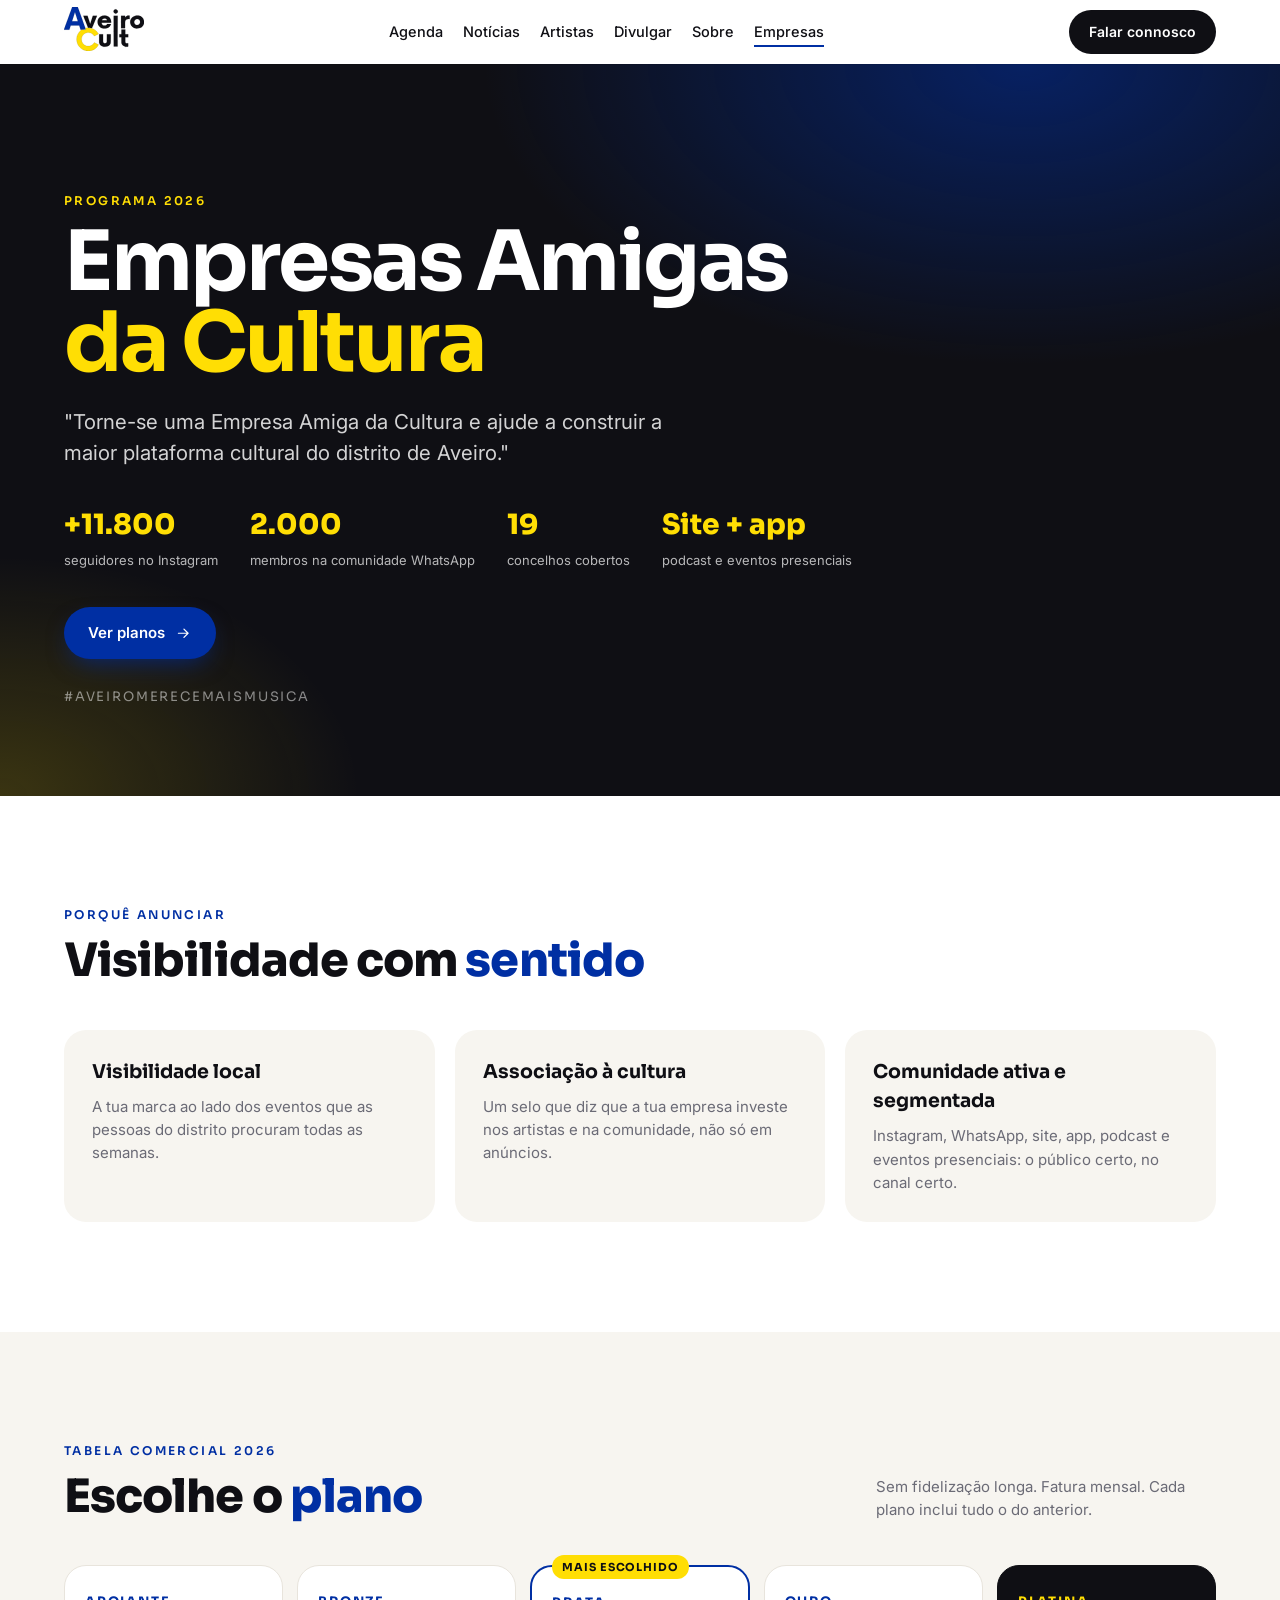
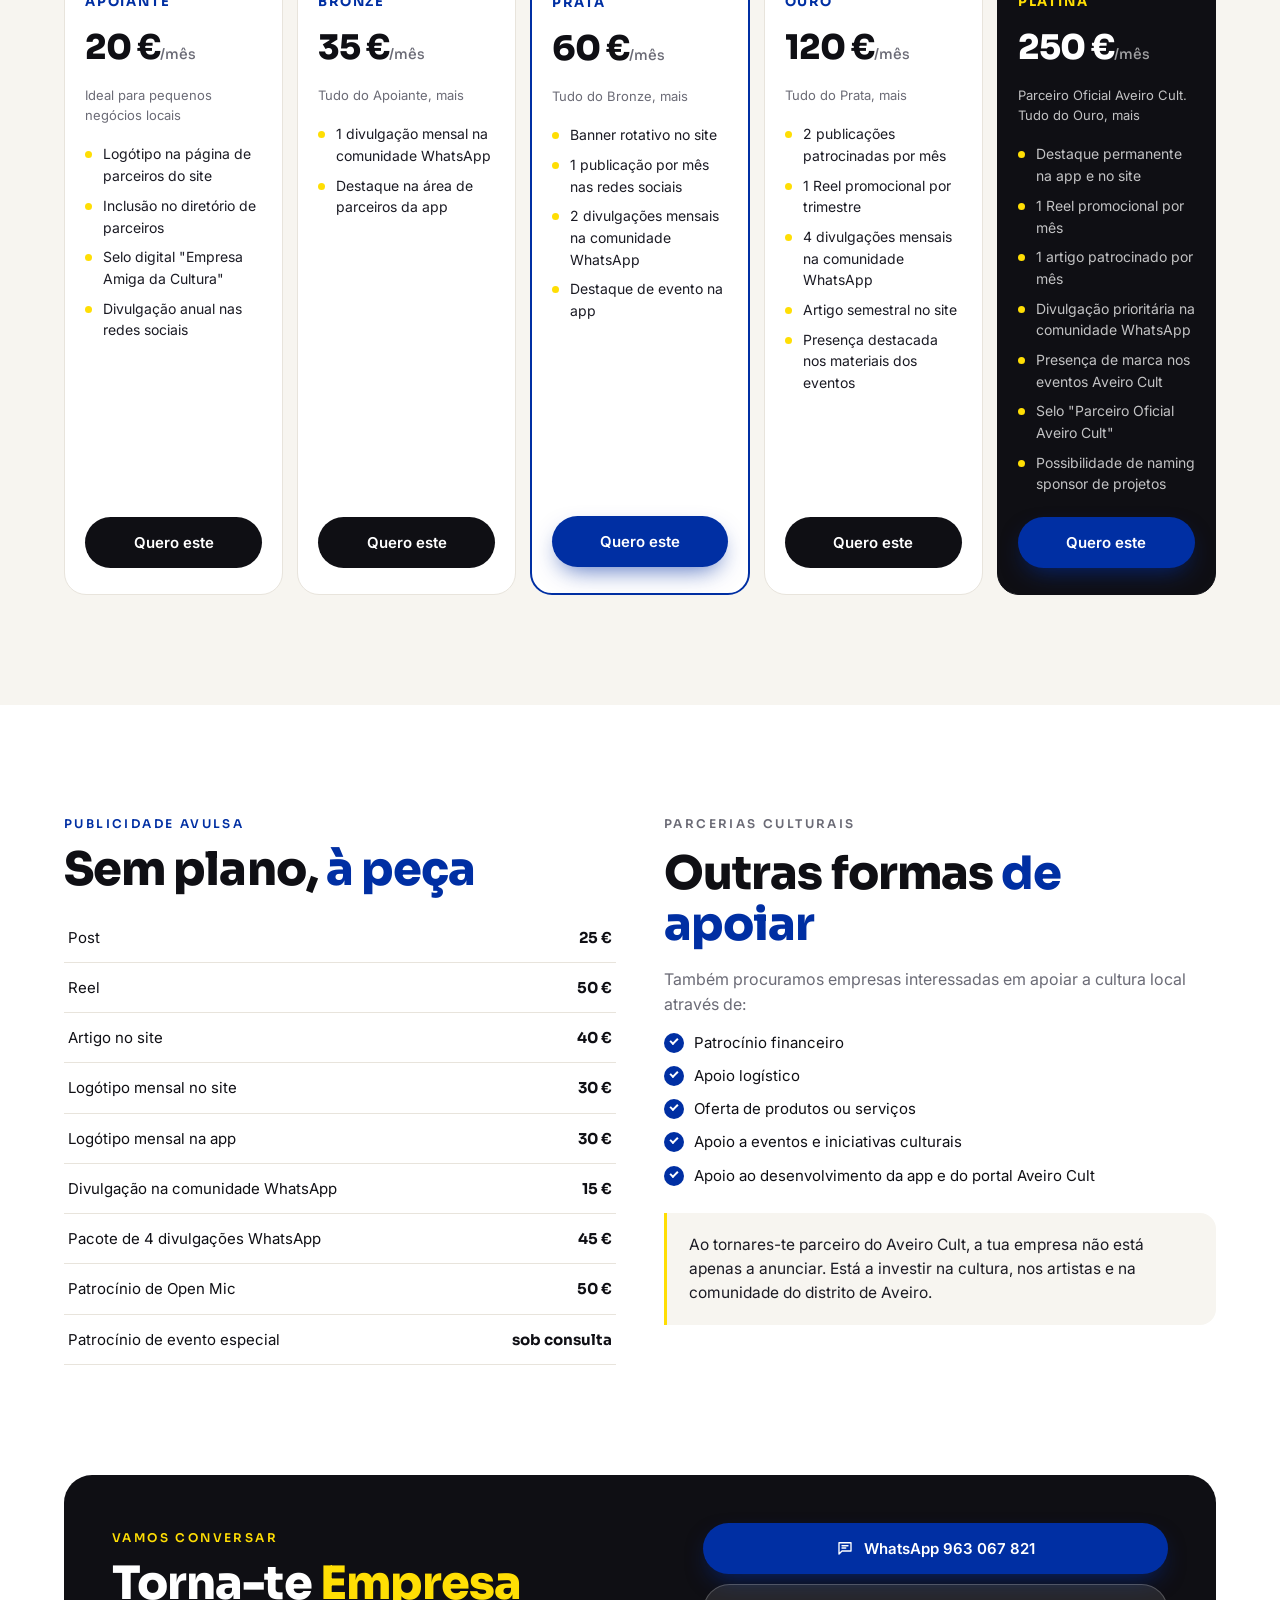
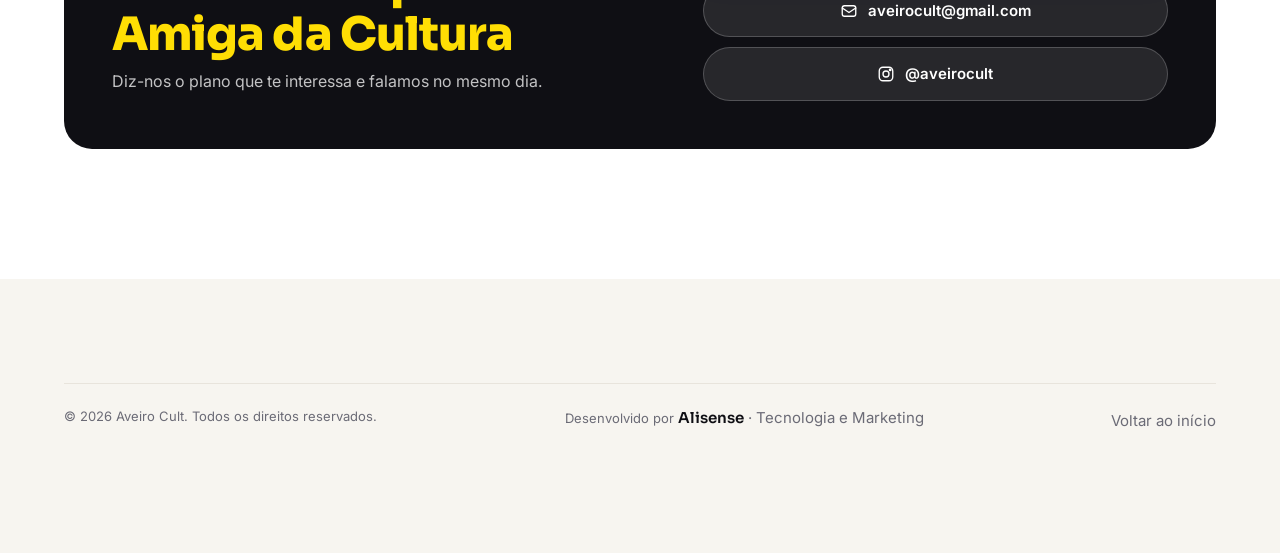
<file: empresas.html>
<!DOCTYPE html>
<html lang="pt-PT">
<head>
  <meta charset="UTF-8">
  <meta name="viewport" content="width=device-width, initial-scale=1, viewport-fit=cover">
  <title>Empresas Amigas da Cultura · Aveiro Cult</title>
  <meta name="description" content="Torna a tua empresa parceira do Aveiro Cult: planos de 20 € a 250 €/mês com visibilidade no site, na app, na comunidade WhatsApp e nas redes sociais.">
  <!-- Endereço de teste: remover o noindex quando o site passar para aveirocult.com -->
  <meta name="robots" content="noindex">
  <link rel="canonical" href="https://marcos-zorzetto.github.io/aveirocult-teste/empresas.html">
  <meta name="theme-color" content="#0f0f14">
  <meta property="og:type" content="website">
  <meta property="og:locale" content="pt_PT">
  <meta property="og:url" content="https://marcos-zorzetto.github.io/aveirocult-teste/empresas.html">
  <meta property="og:title" content="Empresas Amigas da Cultura · Aveiro Cult">
  <meta property="og:description" content="Planos de 20 € a 250 €/mês com visibilidade no site, na app, na comunidade WhatsApp e nas redes do Aveiro Cult.">
  <meta property="og:image" content="https://marcos-zorzetto.github.io/aveirocult-teste/img/partilha.jpg">
  <meta property="og:image:width" content="1200">
  <meta property="og:image:height" content="630">
  <meta name="twitter:card" content="summary_large_image">
  <link rel="icon" href="icones/icone-192.png">
  <link rel="apple-touch-icon" href="icones/icone-192.png">
  <script type="application/ld+json">{"@context":"https://schema.org","@type":"Organization","name":"Aveiro Cult","url":"https://marcos-zorzetto.github.io/aveirocult-teste/","logo":"https://marcos-zorzetto.github.io/aveirocult-teste/icones/icone-512.png","email":"aveirocult@gmail.com","telephone":"+351963067821","areaServed":"Distrito de Aveiro, Portugal","sameAs":["https://www.instagram.com/aveirocult/","https://www.facebook.com/aveirocult","https://www.youtube.com/@Aveirocult"]}</script>
  <link rel="manifest" href="manifest.webmanifest">
  <link rel="preconnect" href="https://fonts.googleapis.com">
  <link rel="preconnect" href="https://fonts.gstatic.com" crossorigin>
  <link href="https://fonts.googleapis.com/css2?family=Inter:wght@400;500;600&family=Sora:wght@600;700;800&display=swap" rel="stylesheet">
  <link rel="stylesheet" href="css/estilo.css?v=33">
  <link rel="stylesheet" href="css/empresas.css?v=3">
</head>
<body class="revelado pagina-interna">
<a class="saltar-conteudo" href="#conteudo">Saltar para o conteúdo</a>

<svg width="0" height="0" style="position:absolute" aria-hidden="true">
  <symbol id="i-logo" viewBox="0 0 1472 808"><path fill="var(--logo-azul,#002fa3)" d="M3.6 407.3C10.7 387.8 147.3 8.4 148.7 4.2L150.2 -0.0L201.8 0.2L253.4 0.5L322.6 193.0C360.7 298.9 394.1 391.8 396.8 399.5C399.6 407.2 402.1 414.3 402.5 415.2C403.2 416.9 400.5 417.0 354.2 417.0L305.1 417.0L302.5 408.8C301.1 404.2 295.4 386.7 289.8 369.7L279.8 339.0L201.7 339.2L123.6 339.5L111.0 378.0L98.4 416.5L49.2 416.8L0.1 417.0L3.6 407.3ZM254.6 260.2C254.3 259.3 242.5 222.9 228.5 179.5C199.8 90.8 202.1 97.6 201.6 98.1C201.3 98.3 189.4 135.0 175.0 179.5C160.6 224.1 148.6 260.8 148.3 261.2C148.1 261.7 172.0 262.0 201.5 262.0C252.1 262.0 255.1 261.9 254.6 260.2Z"/><path fill="#ffde04" d="M419.5 806.5C332.4 795.8 260.5 733.0 238.5 648.5C216.4 563.9 245.9 477.8 315.3 423.9L324.2 417.0L363.6 417.0C385.3 417.0 403.0 416.7 403.0 416.4C403.0 416.0 400.8 409.5 398.0 401.8C395.2 394.1 393.0 387.5 393.0 387.0C393.0 384.4 425.2 380.0 444.3 380.0C521.9 380.1 588.8 418.0 629.5 484.8C632.7 489.9 635.0 494.3 634.8 494.5C633.9 495.5 556.9 535.0 556.0 535.0C555.5 535.0 555.0 534.6 555.0 534.1C555.0 531.9 542.4 514.5 535.6 507.3C508.3 478.3 465.5 464.7 423.4 471.5C364.3 481.1 322.0 531.7 322.0 592.9C322.0 653.5 358.4 700.9 416.0 715.1C428.6 718.2 457.6 718.5 471.0 715.7C506.4 708.2 537.0 686.6 552.9 657.8C554.3 655.2 555.9 653.0 556.4 653.0C557.4 653.0 633.0 691.8 634.3 693.0C636.0 694.5 621.0 717.9 608.8 732.4C580.5 766.4 537.4 792.6 493.9 802.4C470.1 807.7 441.9 809.3 419.5 806.5Z"/><path fill="currentColor" d="M730.5 729.5C684.6 723.8 655.9 699.8 647.3 660.0C645.7 652.2 645.5 645.3 645.5 575.5L645.5 499.5L681.8 499.2L718.0 499.0L718.0 565.9C718.0 605.2 718.4 634.8 719.0 637.9C723.4 661.3 746.7 673.3 767.6 663.0C775.2 659.3 781.0 653.0 784.2 645.1L786.5 639.5L786.8 569.2L787.1 499.0L823.0 499.0L859.0 499.0L859.0 573.9C859.0 656.6 858.9 658.4 852.7 674.9C837.3 715.8 790.0 737.0 730.5 729.5ZM1129.0 730.0C1115.0 727.6 1099.4 721.2 1088.9 713.4C1077.5 705.1 1065.5 689.8 1060.4 677.2C1054.5 662.5 1054.6 663.7 1054.2 607.8L1053.9 556.0L1035.0 556.0L1016.0 556.0L1016.0 527.5L1016.0 499.0L1035.0 499.0L1054.0 499.0L1054.0 455.5L1054.0 412.0L1090.0 412.0L1126.0 412.0L1126.0 455.5L1126.0 499.0L1153.0 499.0L1180.0 499.0L1180.0 527.5L1180.0 556.0L1153.0 556.0L1126.0 556.0L1126.0 598.0C1126.0 647.9 1126.5 651.5 1134.4 659.8C1140.2 666.0 1141.8 666.5 1161.5 667.0L1179.5 667.5L1179.8 695.2L1180.0 722.9L1177.7 724.5C1170.7 729.0 1142.4 732.3 1129.0 730.0ZM912.6 444.5C912.2 289.1 912.2 161.6 912.5 161.0C912.9 160.4 926.2 160.0 949.7 160.0L986.3 160.0L985.7 333.3C985.3 428.5 985.0 556.1 985.0 616.8L985.0 727.0L949.2 727.0L913.3 727.0L912.6 444.5ZM731.0 395.3C684.9 391.6 647.0 368.0 628.7 331.5C615.1 304.3 612.7 266.3 622.5 235.1C639.1 182.7 692.8 150.8 755.7 155.9C824.3 161.5 867.0 207.6 867.0 276.1L867.0 288.0L778.9 288.0L690.7 288.0L691.4 293.2C694.5 316.9 707.6 333.5 727.5 339.1C733.8 340.9 755.8 340.9 761.9 339.1C775.0 335.3 784.8 327.8 790.1 317.5L793.5 311.0L828.2 311.0C847.3 311.0 863.1 311.4 863.4 311.8C863.7 312.2 862.6 316.5 861.0 321.3C849.2 356.3 822.9 380.5 785.8 390.5C769.1 395.0 749.2 396.7 731.0 395.3ZM1326.5 395.1C1267.7 388.2 1226.5 351.8 1216.9 298.0C1214.9 286.8 1215.1 260.5 1217.3 250.2C1227.8 202.1 1261.4 169.9 1313.0 158.5C1324.2 156.0 1353.8 155.4 1366.7 157.4C1421.8 165.8 1460.7 201.7 1469.4 252.0C1480.1 314.7 1450.3 367.5 1392.8 387.8C1374.9 394.2 1345.9 397.3 1326.5 395.1ZM511.8 390.5C511.6 390.2 506.2 388.7 499.9 387.0C486.7 383.5 461.7 380.0 449.7 380.0L441.5 380.0L398.3 271.7C374.5 212.2 354.8 162.7 354.4 161.7C353.8 160.1 355.9 160.0 393.0 160.2L432.3 160.5L456.4 235.2C469.7 276.3 480.8 310.1 481.1 310.4C481.4 310.7 492.4 277.1 505.6 235.7L529.6 160.5L568.9 160.2L608.2 160.0L607.7 162.1C607.4 163.2 586.5 215.2 561.3 277.6C516.9 387.6 514.4 393.1 511.8 390.5ZM1048.0 275.5L1048.0 160.0L1085.0 160.0L1122.0 160.0L1122.0 175.8L1122.1 191.5L1124.8 188.0C1142.3 165.4 1164.8 154.8 1192.3 156.3C1207.6 157.1 1206.0 153.0 1206.0 190.7L1206.0 223.1L1199.8 222.3C1163.3 217.6 1136.6 230.2 1126.2 257.0C1122.3 267.1 1122.0 272.4 1122.0 332.7L1122.0 391.0L1085.0 391.0L1048.0 391.0L1048.0 275.5ZM1357.6 328.6C1382.3 322.1 1398.3 301.1 1398.2 275.5C1398.1 227.1 1339.6 202.9 1304.9 237.0C1279.2 262.2 1285.9 308.4 1317.5 323.9C1329.5 329.8 1345.9 331.7 1357.6 328.6ZM789.4 239.4C781.9 221.5 766.3 212.0 744.5 212.0C729.0 212.0 717.3 216.0 708.3 224.3C703.6 228.6 697.9 236.7 696.6 240.8L695.9 243.0L743.4 243.0L790.9 243.0L789.4 239.4ZM940.3 120.5C927.9 117.1 919.0 109.7 913.3 98.2C909.7 91.0 909.5 90.1 909.5 81.1C909.5 70.2 911.9 63.5 918.6 55.3C933.3 37.3 961.0 36.1 977.7 52.8C1000.7 75.8 988.6 114.1 956.2 120.9C949.5 122.3 946.8 122.2 940.3 120.5Z"/></symbol>
  <symbol id="i-seta" viewBox="0 0 24 24"><path d="M5 12h14M13 6l6 6-6 6"/></symbol>
  <symbol id="i-chat" viewBox="0 0 24 24"><path d="M4 5h16v11H8l-4 4Z"/><path d="M8 9h8M8 12h5"/></symbol>
  <symbol id="i-insta" viewBox="0 0 24 24"><rect x="3" y="3" width="18" height="18" rx="5"/><circle cx="12" cy="12" r="4"/><circle cx="17.5" cy="6.5" r="1" fill="currentColor"/></symbol>
  <symbol id="i-check" viewBox="0 0 24 24"><path d="M5 12l5 5L20 7"/></symbol>
  <symbol id="i-mail" viewBox="0 0 24 24"><rect x="3" y="5" width="18" height="14" rx="3"/><path d="M3 8l9 6 9-6"/></symbol>
  <symbol id="i-tel" viewBox="0 0 24 24"><path d="M6 3h4l2 5-3 2a11 11 0 0 0 5 5l2-3 5 2v4a2 2 0 0 1-2 2A16 16 0 0 1 4 5a2 2 0 0 1 2-2Z"/></symbol>
</svg>

<header class="topo rolado" id="topo">
  <div class="caixa topo-in">
    <a class="logo" href="./" aria-label="Aveiro Cult, início"><span class="logo-marca"><svg class="logo-svg" viewBox="0 0 1472 808" role="img" aria-label="Aveiro Cult"><use href="#i-logo"/></svg></span></a>
    <nav class="menu">
      <a href="./#agenda">Agenda</a><a href="./#noticias">Notícias</a><a href="./#artistas">Artistas</a><a href="publicar.html">Divulgar</a><a href="sobre.html">Sobre</a><a href="empresas.html" class="on">Empresas</a>
    </nav>
    <a class="btn btn-escuro btn-topo" href="#contacto">Falar connosco</a>
  </div>
</header>

<main class="emp" id="conteudo">
  <section class="emp-hero">
    <div class="caixa">
      <p class="sobre-titulo claro">Programa 2026</p>
      <h1>Empresas Amigas <em>da Cultura</em></h1>
      <p class="emp-lead">"Torne-se uma Empresa Amiga da Cultura e ajude a construir a maior plataforma cultural do distrito de Aveiro."</p>
      <div class="emp-nums">
        <div><b>+11.800</b><span>seguidores no Instagram</span></div>
        <div><b>2.000</b><span>membros na comunidade WhatsApp</span></div>
        <div><b>19</b><span>concelhos cobertos</span></div>
        <div><b>Site + app</b><span>podcast e eventos presenciais</span></div>
      </div>
      <a class="btn btn-primario" href="#planos">Ver planos <svg><use href="#i-seta"/></svg></a>
      <p class="emp-hash">#AveiroMereceMaisMusica</p>
    </div>
  </section>

  <section class="bloco" id="porque">
    <div class="caixa">
      <div class="titulo-sec"><div><p class="sobre-titulo">Porquê anunciar</p><h2>Visibilidade com <em>sentido</em></h2></div></div>
      <div class="emp-3">
        <article><b>Visibilidade local</b><p>A tua marca ao lado dos eventos que as pessoas do distrito procuram todas as semanas.</p></article>
        <article><b>Associação à cultura</b><p>Um selo que diz que a tua empresa investe nos artistas e na comunidade, não só em anúncios.</p></article>
        <article><b>Comunidade ativa e segmentada</b><p>Instagram, WhatsApp, site, app, podcast e eventos presenciais: o público certo, no canal certo.</p></article>
      </div>
    </div>
  </section>

  <section class="bloco emp-planos" id="planos">
    <div class="caixa">
      <div class="titulo-sec"><div><p class="sobre-titulo">Tabela comercial 2026</p><h2>Escolhe o <em>plano</em></h2></div><p class="titulo-nota">Sem fidelização longa. Fatura mensal. Cada plano inclui tudo o do anterior.</p></div>
      <div class="planos">
        <article class="plano">
          <span class="plano-nome">Apoiante</span><span class="plano-preco">20 €<i>/mês</i></span><span class="plano-para">Ideal para pequenos negócios locais</span>
          <ul><li>Logótipo na página de parceiros do site</li><li>Inclusão no diretório de parceiros</li><li>Selo digital "Empresa Amiga da Cultura"</li><li>Divulgação anual nas redes sociais</li></ul>
          <a class="btn btn-escuro" href="#contacto" data-plano="Apoiante">Quero este</a>
        </article>
        <article class="plano">
          <span class="plano-nome">Bronze</span><span class="plano-preco">35 €<i>/mês</i></span><span class="plano-para">Tudo do Apoiante, mais</span>
          <ul><li>1 divulgação mensal na comunidade WhatsApp</li><li>Destaque na área de parceiros da app</li></ul>
          <a class="btn btn-escuro" href="#contacto" data-plano="Bronze">Quero este</a>
        </article>
        <article class="plano plano-destaque">
          <span class="plano-etiq">Mais escolhido</span>
          <span class="plano-nome">Prata</span><span class="plano-preco">60 €<i>/mês</i></span><span class="plano-para">Tudo do Bronze, mais</span>
          <ul><li>Banner rotativo no site</li><li>1 publicação por mês nas redes sociais</li><li>2 divulgações mensais na comunidade WhatsApp</li><li>Destaque de evento na app</li></ul>
          <a class="btn btn-primario" href="#contacto" data-plano="Prata">Quero este</a>
        </article>
        <article class="plano">
          <span class="plano-nome">Ouro</span><span class="plano-preco">120 €<i>/mês</i></span><span class="plano-para">Tudo do Prata, mais</span>
          <ul><li>2 publicações patrocinadas por mês</li><li>1 Reel promocional por trimestre</li><li>4 divulgações mensais na comunidade WhatsApp</li><li>Artigo semestral no site</li><li>Presença destacada nos materiais dos eventos</li></ul>
          <a class="btn btn-escuro" href="#contacto" data-plano="Ouro">Quero este</a>
        </article>
        <article class="plano platina">
          <span class="plano-nome">Platina</span><span class="plano-preco">250 €<i>/mês</i></span><span class="plano-para">Parceiro Oficial Aveiro Cult. Tudo do Ouro, mais</span>
          <ul><li>Destaque permanente na app e no site</li><li>1 Reel promocional por mês</li><li>1 artigo patrocinado por mês</li><li>Divulgação prioritária na comunidade WhatsApp</li><li>Presença de marca nos eventos Aveiro Cult</li><li>Selo "Parceiro Oficial Aveiro Cult"</li><li>Possibilidade de naming sponsor de projetos</li></ul>
          <a class="btn btn-primario" href="#contacto" data-plano="Platina">Quero este</a>
        </article>
      </div>
    </div>
  </section>

  <section class="bloco" id="avulsa">
    <div class="caixa emp-2col">
      <div>
        <p class="sobre-titulo">Publicidade avulsa</p>
        <h2>Sem plano, <em>à peça</em></h2>
        <table class="tabela-avulsa">
          <tr><td>Post</td><td>25 €</td></tr>
          <tr><td>Reel</td><td>50 €</td></tr>
          <tr><td>Artigo no site</td><td>40 €</td></tr>
          <tr><td>Logótipo mensal no site</td><td>30 €</td></tr>
          <tr><td>Logótipo mensal na app</td><td>30 €</td></tr>
          <tr><td>Divulgação na comunidade WhatsApp</td><td>15 €</td></tr>
          <tr><td>Pacote de 4 divulgações WhatsApp</td><td>45 €</td></tr>
          <tr><td>Patrocínio de Open Mic</td><td>50 €</td></tr>
          <tr><td>Patrocínio de evento especial</td><td>sob consulta</td></tr>
        </table>
      </div>
      <div class="emp-parcerias">
        <p class="sobre-titulo">Parcerias culturais</p>
        <h2>Outras formas <em>de apoiar</em></h2>
        <p>Também procuramos empresas interessadas em apoiar a cultura local através de:</p>
        <ul class="lista-check">
          <li>Patrocínio financeiro</li><li>Apoio logístico</li><li>Oferta de produtos ou serviços</li><li>Apoio a eventos e iniciativas culturais</li><li>Apoio ao desenvolvimento da app e do portal Aveiro Cult</li>
        </ul>
        <blockquote>Ao tornares-te parceiro do Aveiro Cult, a tua empresa não está apenas a anunciar. Está a investir na cultura, nos artistas e na comunidade do distrito de Aveiro.</blockquote>
      </div>
    </div>
  </section>

  <section class="bloco emp-contacto" id="contacto">
    <div class="caixa">
      <div class="contacto-cartao">
        <div>
          <p class="sobre-titulo">Vamos conversar</p>
          <h2>Torna-te <em>Empresa Amiga da Cultura</em></h2>
          <p>Diz-nos o plano que te interessa e falamos no mesmo dia.</p>
        </div>
        <div class="contacto-acoes">
          <a class="btn btn-primario" id="btnWhats" href="https://wa.me/351963067821?text=Ol%C3%A1%2C%20tenho%20interesse%20no%20programa%20Empresas%20Amigas%20da%20Cultura." target="_blank" rel="noopener"><svg><use href="#i-chat"/></svg> WhatsApp 963 067 821</a>
          <a class="btn btn-escuro" id="btnMail" href="mailto:aveirocult@gmail.com?subject=Empresas%20Amigas%20da%20Cultura"><svg><use href="#i-mail"/></svg> aveirocult@gmail.com</a>
          <a class="btn btn-escuro" href="https://www.instagram.com/aveirocult" target="_blank" rel="noopener"><svg><use href="#i-insta"/></svg> @aveirocult</a>
        </div>
      </div>
    </div>
  </section>
</main>

<footer class="rodape">
  <div class="caixa direitos">
    <span>© <span id="ano"></span> Aveiro Cult. Todos os direitos reservados.</span>
    <span class="credito">Desenvolvido por <a href="https://www.instagram.com/alisense.pt" target="_blank" rel="noopener"><b>Alisense</b> · Tecnologia e Marketing</a></span>
    <a href="./">Voltar ao início</a>
  </div>
</footer>

<script>
  document.getElementById("ano").textContent = new Date().getFullYear();
  // o botão de cada plano preenche a mensagem de WhatsApp e de email com o plano escolhido
  document.querySelectorAll("[data-plano]").forEach(b => b.addEventListener("click", () => {
    const p = b.dataset.plano;
    document.getElementById("btnWhats").href = "https://wa.me/351963067821?text=" + encodeURIComponent(`Olá, tenho interesse no plano ${p} do programa Empresas Amigas da Cultura.`);
    document.getElementById("btnMail").href = "mailto:aveirocult@gmail.com?subject=" + encodeURIComponent(`Empresas Amigas da Cultura · plano ${p}`);
  }));
</script>
<script src="js/inatividade.js?v=1"></script>
<script src="js/analytics.js?v=1"></script>
</body>
</html>
</file>
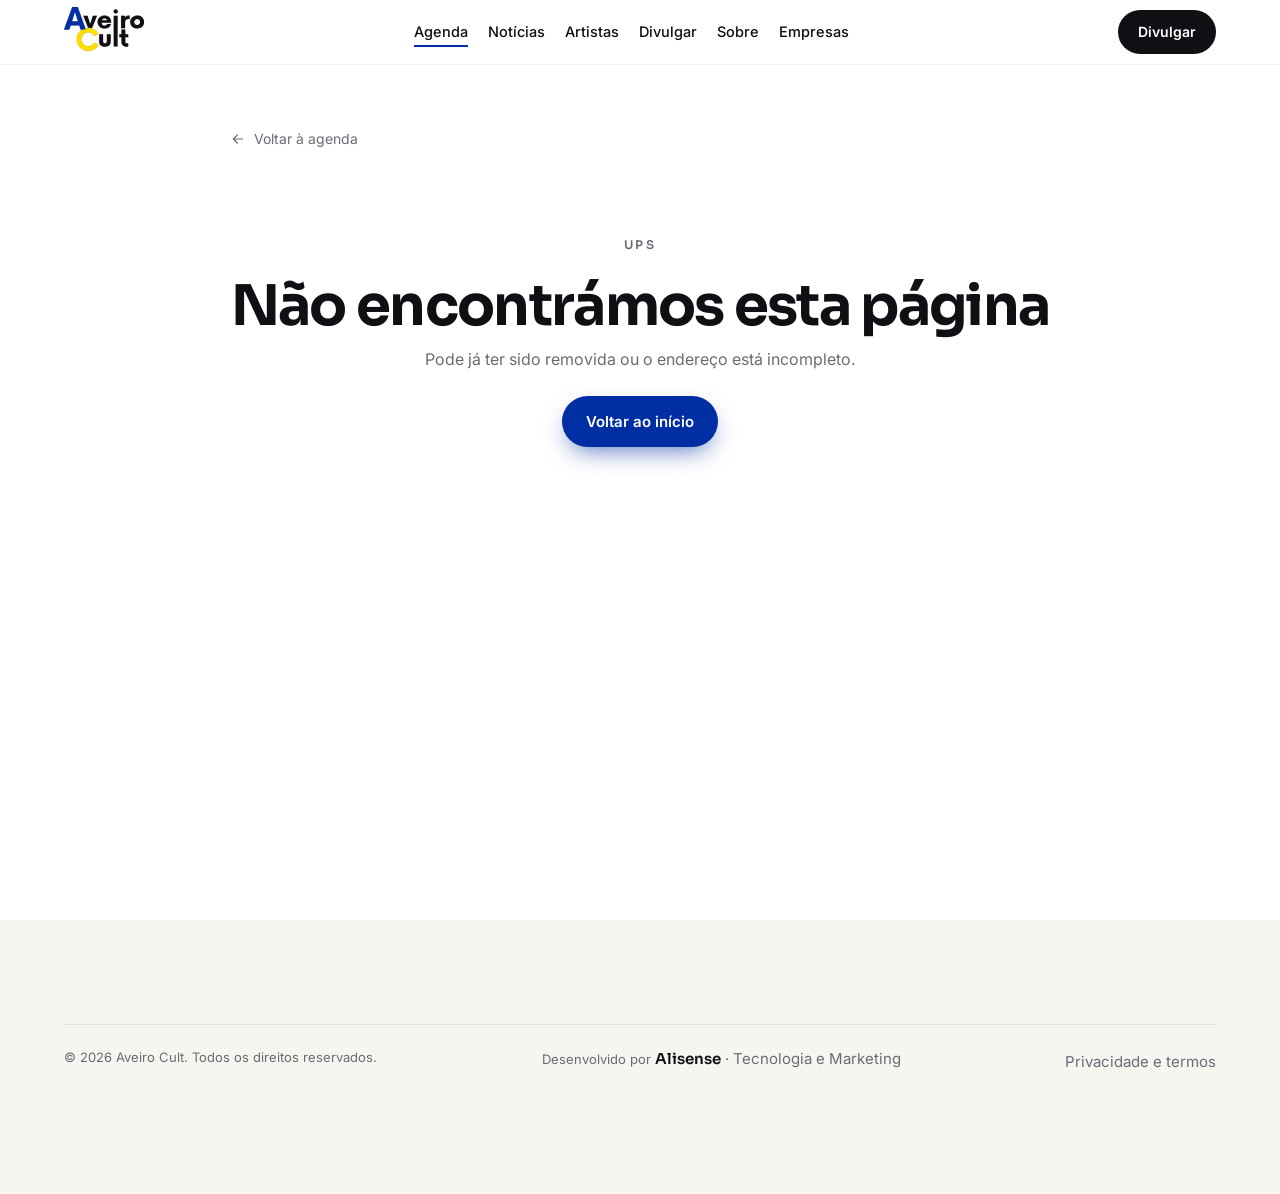
<file: evento.html>
<!DOCTYPE html>
<html lang="pt-PT">
<head>
  <meta charset="UTF-8">
  <meta name="viewport" content="width=device-width, initial-scale=1">
  <title>Evento · Aveiro Cult</title>
  <meta name="description" content="Detalhes do evento: data, hora, local, descrição e bilhetes. Agenda cultural do distrito de Aveiro.">
  <!-- Endereço de teste: remover o noindex quando o site passar para aveirocult.com -->
  <meta name="robots" content="noindex">
  <link rel="canonical" href="https://marcos-zorzetto.github.io/aveirocult-teste/evento.html">
  <meta name="theme-color" content="#0f0f14">
  <meta property="og:type" content="article">
  <meta property="og:locale" content="pt_PT">
  <meta property="og:url" content="https://marcos-zorzetto.github.io/aveirocult-teste/evento.html">
  <meta property="og:title" content="Evento · Aveiro Cult">
  <meta property="og:description" content="Detalhes do evento: data, hora, local, descrição e bilhetes. Agenda cultural do distrito de Aveiro.">
  <meta property="og:image" content="https://marcos-zorzetto.github.io/aveirocult-teste/img/partilha.jpg">
  <meta name="twitter:card" content="summary_large_image">
  <link rel="icon" href="icones/icone-192.png">
  <link rel="apple-touch-icon" href="icones/icone-192.png">
  <link rel="manifest" href="manifest.webmanifest">
  <link rel="preconnect" href="https://otcpgtauymtavygscxfo.supabase.co" crossorigin>
  <link rel="preconnect" href="https://fonts.googleapis.com">
  <link rel="preconnect" href="https://fonts.gstatic.com" crossorigin>
  <link href="https://fonts.googleapis.com/css2?family=Inter:wght@400;500;600&family=Sora:wght@600;700;800&display=swap" rel="stylesheet">
  <link rel="stylesheet" href="css/estilo.css?v=33">
  <link rel="stylesheet" href="css/pagina.css?v=6">
</head>
<body class="revelado pagina-interna" data-tipo="evento">
<a class="saltar-conteudo" href="#conteudo">Saltar para o conteúdo</a>

<svg width="0" height="0" style="position:absolute" aria-hidden="true">
  <symbol id="i-logo" viewBox="0 0 1472 808"><path fill="var(--logo-azul,#002fa3)" d="M3.6 407.3C10.7 387.8 147.3 8.4 148.7 4.2L150.2 -0.0L201.8 0.2L253.4 0.5L322.6 193.0C360.7 298.9 394.1 391.8 396.8 399.5C399.6 407.2 402.1 414.3 402.5 415.2C403.2 416.9 400.5 417.0 354.2 417.0L305.1 417.0L302.5 408.8C301.1 404.2 295.4 386.7 289.8 369.7L279.8 339.0L201.7 339.2L123.6 339.5L111.0 378.0L98.4 416.5L49.2 416.8L0.1 417.0L3.6 407.3ZM254.6 260.2C254.3 259.3 242.5 222.9 228.5 179.5C199.8 90.8 202.1 97.6 201.6 98.1C201.3 98.3 189.4 135.0 175.0 179.5C160.6 224.1 148.6 260.8 148.3 261.2C148.1 261.7 172.0 262.0 201.5 262.0C252.1 262.0 255.1 261.9 254.6 260.2Z"/><path fill="#ffde04" d="M419.5 806.5C332.4 795.8 260.5 733.0 238.5 648.5C216.4 563.9 245.9 477.8 315.3 423.9L324.2 417.0L363.6 417.0C385.3 417.0 403.0 416.7 403.0 416.4C403.0 416.0 400.8 409.5 398.0 401.8C395.2 394.1 393.0 387.5 393.0 387.0C393.0 384.4 425.2 380.0 444.3 380.0C521.9 380.1 588.8 418.0 629.5 484.8C632.7 489.9 635.0 494.3 634.8 494.5C633.9 495.5 556.9 535.0 556.0 535.0C555.5 535.0 555.0 534.6 555.0 534.1C555.0 531.9 542.4 514.5 535.6 507.3C508.3 478.3 465.5 464.7 423.4 471.5C364.3 481.1 322.0 531.7 322.0 592.9C322.0 653.5 358.4 700.9 416.0 715.1C428.6 718.2 457.6 718.5 471.0 715.7C506.4 708.2 537.0 686.6 552.9 657.8C554.3 655.2 555.9 653.0 556.4 653.0C557.4 653.0 633.0 691.8 634.3 693.0C636.0 694.5 621.0 717.9 608.8 732.4C580.5 766.4 537.4 792.6 493.9 802.4C470.1 807.7 441.9 809.3 419.5 806.5Z"/><path fill="currentColor" d="M730.5 729.5C684.6 723.8 655.9 699.8 647.3 660.0C645.7 652.2 645.5 645.3 645.5 575.5L645.5 499.5L681.8 499.2L718.0 499.0L718.0 565.9C718.0 605.2 718.4 634.8 719.0 637.9C723.4 661.3 746.7 673.3 767.6 663.0C775.2 659.3 781.0 653.0 784.2 645.1L786.5 639.5L786.8 569.2L787.1 499.0L823.0 499.0L859.0 499.0L859.0 573.9C859.0 656.6 858.9 658.4 852.7 674.9C837.3 715.8 790.0 737.0 730.5 729.5ZM1129.0 730.0C1115.0 727.6 1099.4 721.2 1088.9 713.4C1077.5 705.1 1065.5 689.8 1060.4 677.2C1054.5 662.5 1054.6 663.7 1054.2 607.8L1053.9 556.0L1035.0 556.0L1016.0 556.0L1016.0 527.5L1016.0 499.0L1035.0 499.0L1054.0 499.0L1054.0 455.5L1054.0 412.0L1090.0 412.0L1126.0 412.0L1126.0 455.5L1126.0 499.0L1153.0 499.0L1180.0 499.0L1180.0 527.5L1180.0 556.0L1153.0 556.0L1126.0 556.0L1126.0 598.0C1126.0 647.9 1126.5 651.5 1134.4 659.8C1140.2 666.0 1141.8 666.5 1161.5 667.0L1179.5 667.5L1179.8 695.2L1180.0 722.9L1177.7 724.5C1170.7 729.0 1142.4 732.3 1129.0 730.0ZM912.6 444.5C912.2 289.1 912.2 161.6 912.5 161.0C912.9 160.4 926.2 160.0 949.7 160.0L986.3 160.0L985.7 333.3C985.3 428.5 985.0 556.1 985.0 616.8L985.0 727.0L949.2 727.0L913.3 727.0L912.6 444.5ZM731.0 395.3C684.9 391.6 647.0 368.0 628.7 331.5C615.1 304.3 612.7 266.3 622.5 235.1C639.1 182.7 692.8 150.8 755.7 155.9C824.3 161.5 867.0 207.6 867.0 276.1L867.0 288.0L778.9 288.0L690.7 288.0L691.4 293.2C694.5 316.9 707.6 333.5 727.5 339.1C733.8 340.9 755.8 340.9 761.9 339.1C775.0 335.3 784.8 327.8 790.1 317.5L793.5 311.0L828.2 311.0C847.3 311.0 863.1 311.4 863.4 311.8C863.7 312.2 862.6 316.5 861.0 321.3C849.2 356.3 822.9 380.5 785.8 390.5C769.1 395.0 749.2 396.7 731.0 395.3ZM1326.5 395.1C1267.7 388.2 1226.5 351.8 1216.9 298.0C1214.9 286.8 1215.1 260.5 1217.3 250.2C1227.8 202.1 1261.4 169.9 1313.0 158.5C1324.2 156.0 1353.8 155.4 1366.7 157.4C1421.8 165.8 1460.7 201.7 1469.4 252.0C1480.1 314.7 1450.3 367.5 1392.8 387.8C1374.9 394.2 1345.9 397.3 1326.5 395.1ZM511.8 390.5C511.6 390.2 506.2 388.7 499.9 387.0C486.7 383.5 461.7 380.0 449.7 380.0L441.5 380.0L398.3 271.7C374.5 212.2 354.8 162.7 354.4 161.7C353.8 160.1 355.9 160.0 393.0 160.2L432.3 160.5L456.4 235.2C469.7 276.3 480.8 310.1 481.1 310.4C481.4 310.7 492.4 277.1 505.6 235.7L529.6 160.5L568.9 160.2L608.2 160.0L607.7 162.1C607.4 163.2 586.5 215.2 561.3 277.6C516.9 387.6 514.4 393.1 511.8 390.5ZM1048.0 275.5L1048.0 160.0L1085.0 160.0L1122.0 160.0L1122.0 175.8L1122.1 191.5L1124.8 188.0C1142.3 165.4 1164.8 154.8 1192.3 156.3C1207.6 157.1 1206.0 153.0 1206.0 190.7L1206.0 223.1L1199.8 222.3C1163.3 217.6 1136.6 230.2 1126.2 257.0C1122.3 267.1 1122.0 272.4 1122.0 332.7L1122.0 391.0L1085.0 391.0L1048.0 391.0L1048.0 275.5ZM1357.6 328.6C1382.3 322.1 1398.3 301.1 1398.2 275.5C1398.1 227.1 1339.6 202.9 1304.9 237.0C1279.2 262.2 1285.9 308.4 1317.5 323.9C1329.5 329.8 1345.9 331.7 1357.6 328.6ZM789.4 239.4C781.9 221.5 766.3 212.0 744.5 212.0C729.0 212.0 717.3 216.0 708.3 224.3C703.6 228.6 697.9 236.7 696.6 240.8L695.9 243.0L743.4 243.0L790.9 243.0L789.4 239.4ZM940.3 120.5C927.9 117.1 919.0 109.7 913.3 98.2C909.7 91.0 909.5 90.1 909.5 81.1C909.5 70.2 911.9 63.5 918.6 55.3C933.3 37.3 961.0 36.1 977.7 52.8C1000.7 75.8 988.6 114.1 956.2 120.9C949.5 122.3 946.8 122.2 940.3 120.5Z"/></symbol>
  <symbol id="i-seta" viewBox="0 0 24 24"><path d="M5 12h14M13 6l6 6-6 6"/></symbol>
  <symbol id="i-pin" viewBox="0 0 24 24"><path d="M12 22s7-6.2 7-12a7 7 0 1 0-14 0c0 5.8 7 12 7 12Z"/><circle cx="12" cy="10" r="2.5"/></symbol>
  <symbol id="i-calendario" viewBox="0 0 24 24"><rect x="3" y="5" width="18" height="16" rx="3"/><path d="M3 10h18M8 3v4M16 3v4"/></symbol>
  <symbol id="i-partilhar" viewBox="0 0 24 24"><path d="M12 3v12M8 7l4-4 4 4"/><path d="M5 11v8a2 2 0 0 0 2 2h10a2 2 0 0 0 2-2v-8"/></symbol>
  <symbol id="i-insta" viewBox="0 0 24 24"><rect x="3" y="3" width="18" height="18" rx="5"/><circle cx="12" cy="12" r="4"/><circle cx="17.5" cy="6.5" r="1" fill="currentColor"/></symbol>
  <symbol id="i-bilhete" viewBox="0 0 24 24"><path d="M3 9V7a2 2 0 0 1 2-2h14a2 2 0 0 1 2 2v2a2 2 0 0 0 0 6v2a2 2 0 0 1-2 2H5a2 2 0 0 1-2-2v-2a2 2 0 0 0 0-6Z"/><path d="M13 5v14"/></symbol>
</svg>

<header class="topo rolado" id="topo">
  <div class="caixa topo-in">
    <a class="logo" href="./" aria-label="Aveiro Cult, início"><span class="logo-marca"><svg class="logo-svg" viewBox="0 0 1472 808" role="img" aria-label="Aveiro Cult"><use href="#i-logo"/></svg></span></a>
    <nav class="menu">
      <a href="./#agenda" class="on">Agenda</a><a href="./#noticias">Notícias</a><a href="./#artistas">Artistas</a><a href="publicar.html">Divulgar</a><a href="sobre.html">Sobre</a><a href="empresas.html">Empresas</a>
    </nav>
    <a class="btn btn-escuro btn-topo" href="publicar.html">Divulgar</a>
  </div>
</header>

<main class="pg">
  <div class="pg-in">
    <a class="pg-voltar" href="./#agenda"><svg><use href="#i-seta"/></svg>Voltar à agenda</a>
    <article id="conteudo" aria-live="polite">
      <div class="pg-esqueleto" aria-hidden="true"><i style="aspect-ratio:16/9"></i><i style="height:18px;width:30%"></i><i style="height:48px;width:80%"></i><i style="height:18px;width:60%"></i><i style="height:120px"></i></div>
    </article>
  </div>
</main>

<footer class="rodape">
  <div class="caixa direitos">
    <span>© <span id="ano"></span> Aveiro Cult. Todos os direitos reservados.</span>
    <span class="credito">Desenvolvido por <a href="https://www.instagram.com/alisense.pt" target="_blank" rel="noopener"><b>Alisense</b> · Tecnologia e Marketing</a></span>
    <a href="privacidade.html">Privacidade e termos</a>
  </div>
</footer>

<script src="js/pagina.js?v=4"></script>
<script src="js/imagens.js?v=2"></script>
<script src="js/inatividade.js?v=1"></script>
<script src="js/analytics.js?v=1"></script>
</body>
</html>
</file>
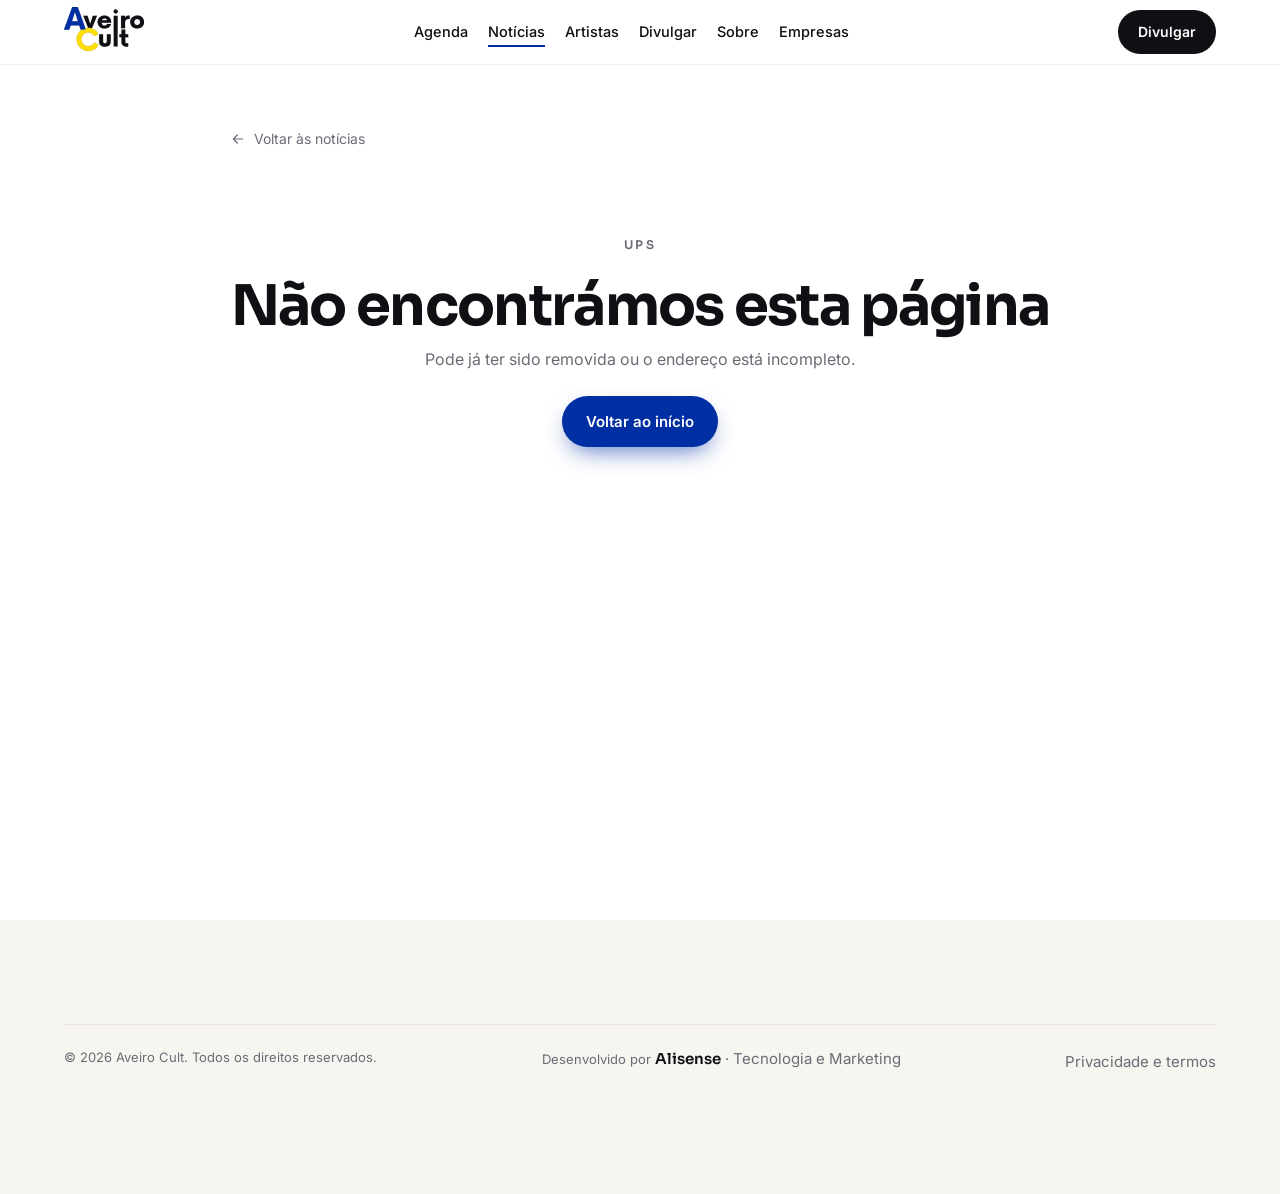
<file: noticia.html>
<!DOCTYPE html>
<html lang="pt-PT">
<head>
  <meta charset="UTF-8">
  <meta name="viewport" content="width=device-width, initial-scale=1">
  <title>Notícia · Aveiro Cult</title>
  <meta name="description" content="Notícias culturais do distrito de Aveiro: concertos, teatro, festivais, mercados e mais.">
  <!-- Endereço de teste: remover o noindex quando o site passar para aveirocult.com -->
  <meta name="robots" content="noindex">
  <link rel="canonical" href="https://marcos-zorzetto.github.io/aveirocult-teste/noticia.html">
  <meta name="theme-color" content="#0f0f14">
  <meta property="og:type" content="article">
  <meta property="og:locale" content="pt_PT">
  <meta property="og:url" content="https://marcos-zorzetto.github.io/aveirocult-teste/noticia.html">
  <meta property="og:title" content="Notícia · Aveiro Cult">
  <meta property="og:description" content="Notícias culturais do distrito de Aveiro: concertos, teatro, festivais, mercados e mais.">
  <meta property="og:image" content="https://marcos-zorzetto.github.io/aveirocult-teste/img/partilha.jpg">
  <meta name="twitter:card" content="summary_large_image">
  <link rel="icon" href="icones/icone-192.png">
  <link rel="apple-touch-icon" href="icones/icone-192.png">
  <link rel="manifest" href="manifest.webmanifest">
  <link rel="preconnect" href="https://otcpgtauymtavygscxfo.supabase.co" crossorigin>
  <link rel="preconnect" href="https://fonts.googleapis.com">
  <link rel="preconnect" href="https://fonts.gstatic.com" crossorigin>
  <link href="https://fonts.googleapis.com/css2?family=Inter:wght@400;500;600&family=Sora:wght@600;700;800&display=swap" rel="stylesheet">
  <link rel="stylesheet" href="css/estilo.css?v=33">
  <link rel="stylesheet" href="css/pagina.css?v=6">
</head>
<body class="revelado pagina-interna" data-tipo="noticia">
<a class="saltar-conteudo" href="#conteudo">Saltar para o conteúdo</a>

<svg width="0" height="0" style="position:absolute" aria-hidden="true">
  <symbol id="i-logo" viewBox="0 0 1472 808"><path fill="var(--logo-azul,#002fa3)" d="M3.6 407.3C10.7 387.8 147.3 8.4 148.7 4.2L150.2 -0.0L201.8 0.2L253.4 0.5L322.6 193.0C360.7 298.9 394.1 391.8 396.8 399.5C399.6 407.2 402.1 414.3 402.5 415.2C403.2 416.9 400.5 417.0 354.2 417.0L305.1 417.0L302.5 408.8C301.1 404.2 295.4 386.7 289.8 369.7L279.8 339.0L201.7 339.2L123.6 339.5L111.0 378.0L98.4 416.5L49.2 416.8L0.1 417.0L3.6 407.3ZM254.6 260.2C254.3 259.3 242.5 222.9 228.5 179.5C199.8 90.8 202.1 97.6 201.6 98.1C201.3 98.3 189.4 135.0 175.0 179.5C160.6 224.1 148.6 260.8 148.3 261.2C148.1 261.7 172.0 262.0 201.5 262.0C252.1 262.0 255.1 261.9 254.6 260.2Z"/><path fill="#ffde04" d="M419.5 806.5C332.4 795.8 260.5 733.0 238.5 648.5C216.4 563.9 245.9 477.8 315.3 423.9L324.2 417.0L363.6 417.0C385.3 417.0 403.0 416.7 403.0 416.4C403.0 416.0 400.8 409.5 398.0 401.8C395.2 394.1 393.0 387.5 393.0 387.0C393.0 384.4 425.2 380.0 444.3 380.0C521.9 380.1 588.8 418.0 629.5 484.8C632.7 489.9 635.0 494.3 634.8 494.5C633.9 495.5 556.9 535.0 556.0 535.0C555.5 535.0 555.0 534.6 555.0 534.1C555.0 531.9 542.4 514.5 535.6 507.3C508.3 478.3 465.5 464.7 423.4 471.5C364.3 481.1 322.0 531.7 322.0 592.9C322.0 653.5 358.4 700.9 416.0 715.1C428.6 718.2 457.6 718.5 471.0 715.7C506.4 708.2 537.0 686.6 552.9 657.8C554.3 655.2 555.9 653.0 556.4 653.0C557.4 653.0 633.0 691.8 634.3 693.0C636.0 694.5 621.0 717.9 608.8 732.4C580.5 766.4 537.4 792.6 493.9 802.4C470.1 807.7 441.9 809.3 419.5 806.5Z"/><path fill="currentColor" d="M730.5 729.5C684.6 723.8 655.9 699.8 647.3 660.0C645.7 652.2 645.5 645.3 645.5 575.5L645.5 499.5L681.8 499.2L718.0 499.0L718.0 565.9C718.0 605.2 718.4 634.8 719.0 637.9C723.4 661.3 746.7 673.3 767.6 663.0C775.2 659.3 781.0 653.0 784.2 645.1L786.5 639.5L786.8 569.2L787.1 499.0L823.0 499.0L859.0 499.0L859.0 573.9C859.0 656.6 858.9 658.4 852.7 674.9C837.3 715.8 790.0 737.0 730.5 729.5ZM1129.0 730.0C1115.0 727.6 1099.4 721.2 1088.9 713.4C1077.5 705.1 1065.5 689.8 1060.4 677.2C1054.5 662.5 1054.6 663.7 1054.2 607.8L1053.9 556.0L1035.0 556.0L1016.0 556.0L1016.0 527.5L1016.0 499.0L1035.0 499.0L1054.0 499.0L1054.0 455.5L1054.0 412.0L1090.0 412.0L1126.0 412.0L1126.0 455.5L1126.0 499.0L1153.0 499.0L1180.0 499.0L1180.0 527.5L1180.0 556.0L1153.0 556.0L1126.0 556.0L1126.0 598.0C1126.0 647.9 1126.5 651.5 1134.4 659.8C1140.2 666.0 1141.8 666.5 1161.5 667.0L1179.5 667.5L1179.8 695.2L1180.0 722.9L1177.7 724.5C1170.7 729.0 1142.4 732.3 1129.0 730.0ZM912.6 444.5C912.2 289.1 912.2 161.6 912.5 161.0C912.9 160.4 926.2 160.0 949.7 160.0L986.3 160.0L985.7 333.3C985.3 428.5 985.0 556.1 985.0 616.8L985.0 727.0L949.2 727.0L913.3 727.0L912.6 444.5ZM731.0 395.3C684.9 391.6 647.0 368.0 628.7 331.5C615.1 304.3 612.7 266.3 622.5 235.1C639.1 182.7 692.8 150.8 755.7 155.9C824.3 161.5 867.0 207.6 867.0 276.1L867.0 288.0L778.9 288.0L690.7 288.0L691.4 293.2C694.5 316.9 707.6 333.5 727.5 339.1C733.8 340.9 755.8 340.9 761.9 339.1C775.0 335.3 784.8 327.8 790.1 317.5L793.5 311.0L828.2 311.0C847.3 311.0 863.1 311.4 863.4 311.8C863.7 312.2 862.6 316.5 861.0 321.3C849.2 356.3 822.9 380.5 785.8 390.5C769.1 395.0 749.2 396.7 731.0 395.3ZM1326.5 395.1C1267.7 388.2 1226.5 351.8 1216.9 298.0C1214.9 286.8 1215.1 260.5 1217.3 250.2C1227.8 202.1 1261.4 169.9 1313.0 158.5C1324.2 156.0 1353.8 155.4 1366.7 157.4C1421.8 165.8 1460.7 201.7 1469.4 252.0C1480.1 314.7 1450.3 367.5 1392.8 387.8C1374.9 394.2 1345.9 397.3 1326.5 395.1ZM511.8 390.5C511.6 390.2 506.2 388.7 499.9 387.0C486.7 383.5 461.7 380.0 449.7 380.0L441.5 380.0L398.3 271.7C374.5 212.2 354.8 162.7 354.4 161.7C353.8 160.1 355.9 160.0 393.0 160.2L432.3 160.5L456.4 235.2C469.7 276.3 480.8 310.1 481.1 310.4C481.4 310.7 492.4 277.1 505.6 235.7L529.6 160.5L568.9 160.2L608.2 160.0L607.7 162.1C607.4 163.2 586.5 215.2 561.3 277.6C516.9 387.6 514.4 393.1 511.8 390.5ZM1048.0 275.5L1048.0 160.0L1085.0 160.0L1122.0 160.0L1122.0 175.8L1122.1 191.5L1124.8 188.0C1142.3 165.4 1164.8 154.8 1192.3 156.3C1207.6 157.1 1206.0 153.0 1206.0 190.7L1206.0 223.1L1199.8 222.3C1163.3 217.6 1136.6 230.2 1126.2 257.0C1122.3 267.1 1122.0 272.4 1122.0 332.7L1122.0 391.0L1085.0 391.0L1048.0 391.0L1048.0 275.5ZM1357.6 328.6C1382.3 322.1 1398.3 301.1 1398.2 275.5C1398.1 227.1 1339.6 202.9 1304.9 237.0C1279.2 262.2 1285.9 308.4 1317.5 323.9C1329.5 329.8 1345.9 331.7 1357.6 328.6ZM789.4 239.4C781.9 221.5 766.3 212.0 744.5 212.0C729.0 212.0 717.3 216.0 708.3 224.3C703.6 228.6 697.9 236.7 696.6 240.8L695.9 243.0L743.4 243.0L790.9 243.0L789.4 239.4ZM940.3 120.5C927.9 117.1 919.0 109.7 913.3 98.2C909.7 91.0 909.5 90.1 909.5 81.1C909.5 70.2 911.9 63.5 918.6 55.3C933.3 37.3 961.0 36.1 977.7 52.8C1000.7 75.8 988.6 114.1 956.2 120.9C949.5 122.3 946.8 122.2 940.3 120.5Z"/></symbol>
  <symbol id="i-seta" viewBox="0 0 24 24"><path d="M5 12h14M13 6l6 6-6 6"/></symbol>
  <symbol id="i-pin" viewBox="0 0 24 24"><path d="M12 22s7-6.2 7-12a7 7 0 1 0-14 0c0 5.8 7 12 7 12Z"/><circle cx="12" cy="10" r="2.5"/></symbol>
  <symbol id="i-calendario" viewBox="0 0 24 24"><rect x="3" y="5" width="18" height="16" rx="3"/><path d="M3 10h18M8 3v4M16 3v4"/></symbol>
  <symbol id="i-partilhar" viewBox="0 0 24 24"><path d="M12 3v12M8 7l4-4 4 4"/><path d="M5 11v8a2 2 0 0 0 2 2h10a2 2 0 0 0 2-2v-8"/></symbol>
  <symbol id="i-insta" viewBox="0 0 24 24"><rect x="3" y="3" width="18" height="18" rx="5"/><circle cx="12" cy="12" r="4"/><circle cx="17.5" cy="6.5" r="1" fill="currentColor"/></symbol>
  <symbol id="i-bilhete" viewBox="0 0 24 24"><path d="M3 9V7a2 2 0 0 1 2-2h14a2 2 0 0 1 2 2v2a2 2 0 0 0 0 6v2a2 2 0 0 1-2 2H5a2 2 0 0 1-2-2v-2a2 2 0 0 0 0-6Z"/><path d="M13 5v14"/></symbol>
</svg>

<header class="topo rolado" id="topo">
  <div class="caixa topo-in">
    <a class="logo" href="./" aria-label="Aveiro Cult, início"><span class="logo-marca"><svg class="logo-svg" viewBox="0 0 1472 808" role="img" aria-label="Aveiro Cult"><use href="#i-logo"/></svg></span></a>
    <nav class="menu">
      <a href="./#agenda">Agenda</a><a href="./#noticias" class="on">Notícias</a><a href="./#artistas">Artistas</a><a href="publicar.html">Divulgar</a><a href="sobre.html">Sobre</a><a href="empresas.html">Empresas</a>
    </nav>
    <a class="btn btn-escuro btn-topo" href="publicar.html">Divulgar</a>
  </div>
</header>

<main class="pg">
  <div class="pg-in">
    <a class="pg-voltar" href="./#noticias"><svg><use href="#i-seta"/></svg>Voltar às notícias</a>
    <article id="conteudo" aria-live="polite">
      <div class="pg-esqueleto" aria-hidden="true"><i style="aspect-ratio:16/9"></i><i style="height:18px;width:30%"></i><i style="height:48px;width:80%"></i><i style="height:18px;width:60%"></i><i style="height:120px"></i></div>
    </article>
  </div>
</main>

<footer class="rodape">
  <div class="caixa direitos">
    <span>© <span id="ano"></span> Aveiro Cult. Todos os direitos reservados.</span>
    <span class="credito">Desenvolvido por <a href="https://www.instagram.com/alisense.pt" target="_blank" rel="noopener"><b>Alisense</b> · Tecnologia e Marketing</a></span>
    <a href="privacidade.html">Privacidade e termos</a>
  </div>
</footer>

<script src="js/pagina.js?v=4"></script>
<script src="js/imagens.js?v=2"></script>
<script src="js/inatividade.js?v=1"></script>
<script src="js/analytics.js?v=1"></script>
</body>
</html>
</file>
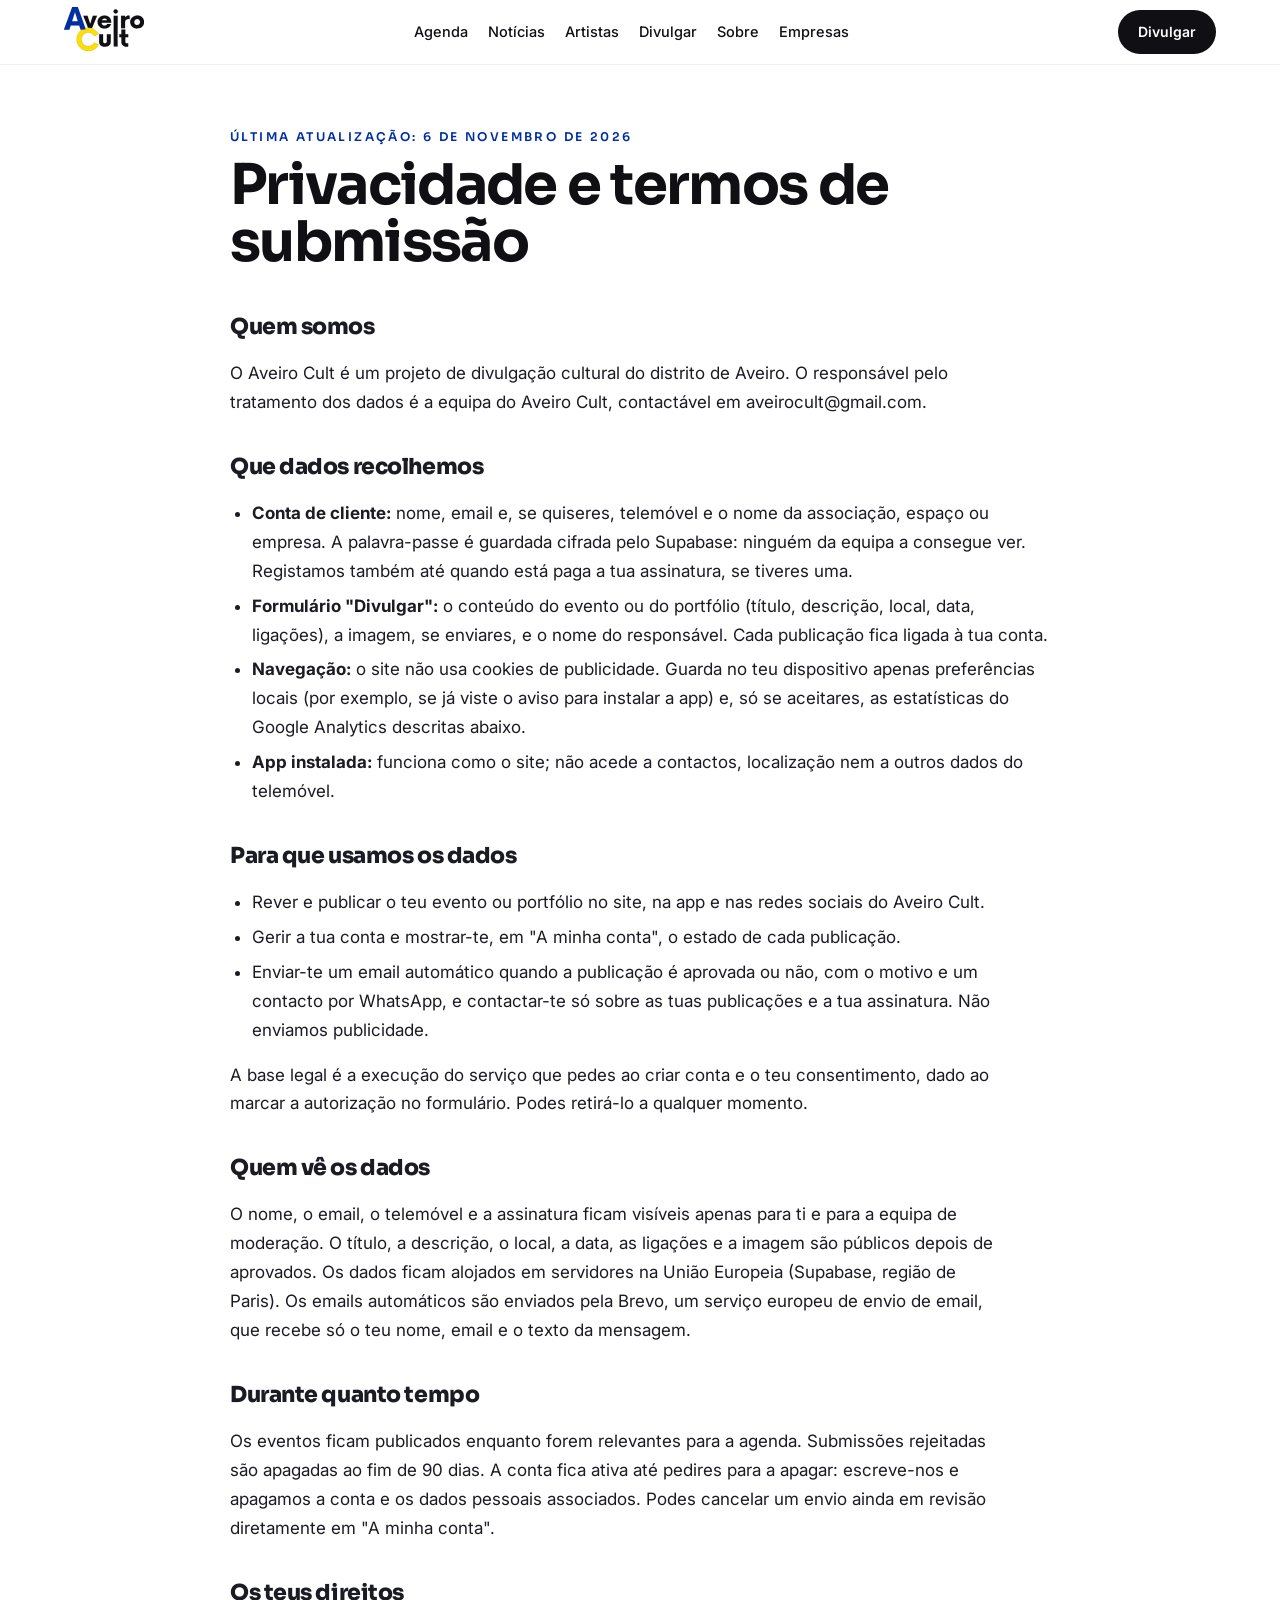
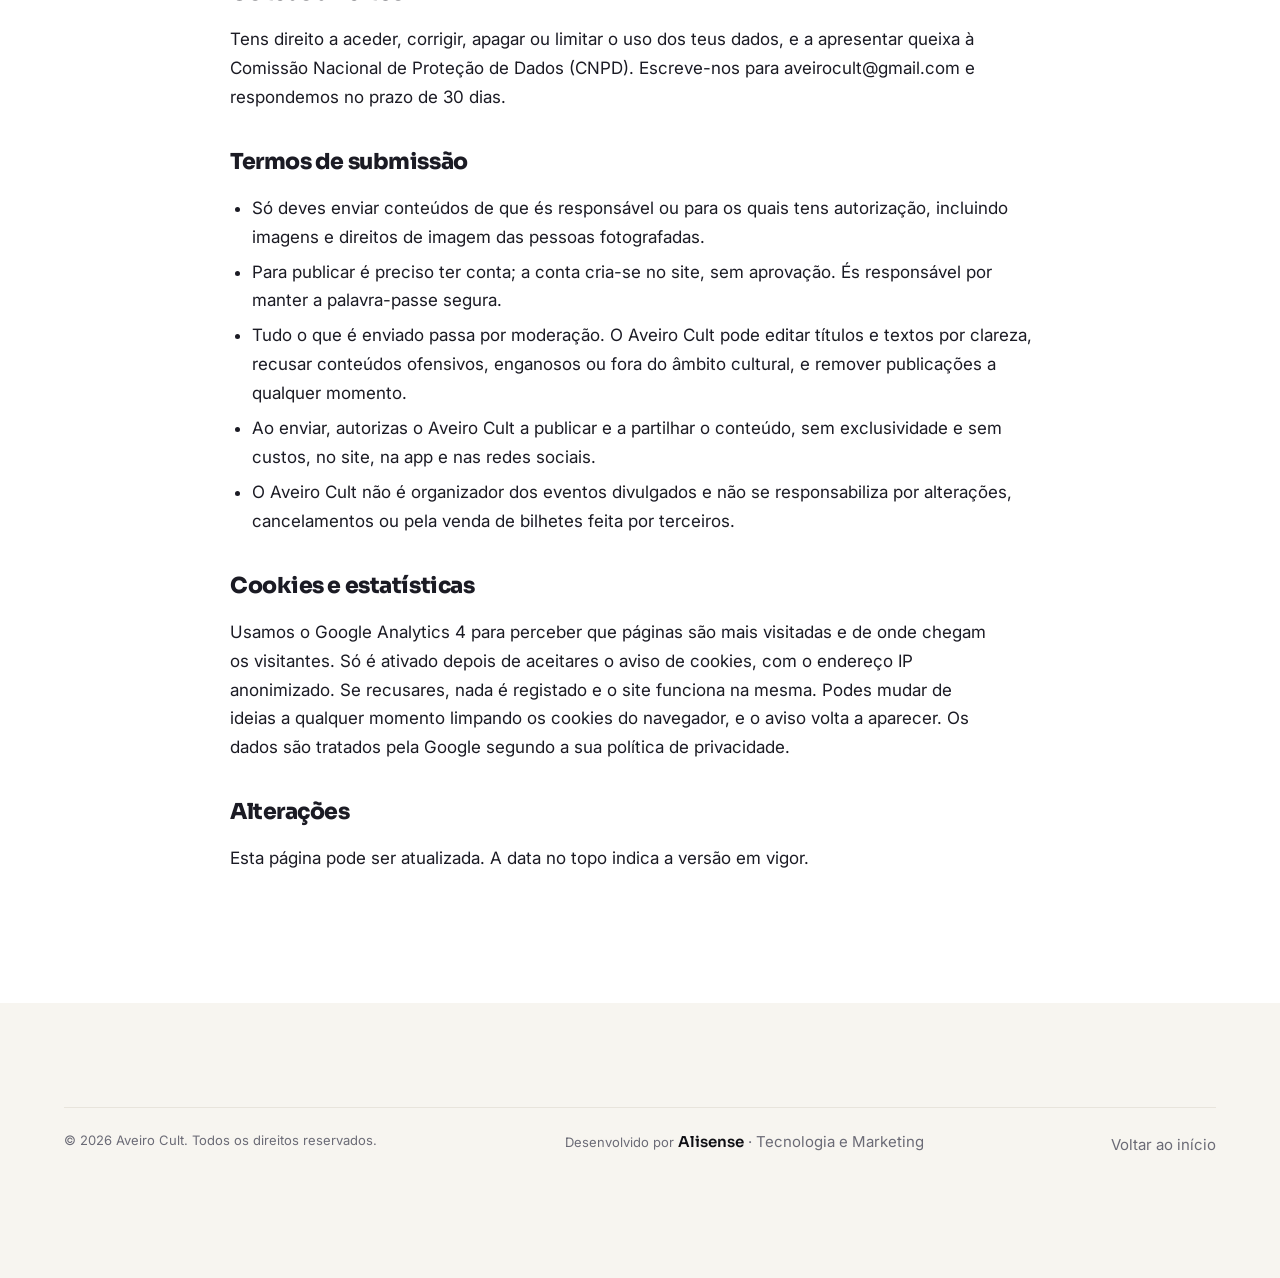
<file: privacidade.html>
<!DOCTYPE html>
<html lang="pt-PT">
<head>
  <meta charset="UTF-8">
  <meta name="viewport" content="width=device-width, initial-scale=1">
  <title>Privacidade e termos · Aveiro Cult</title>
  <meta name="description" content="Política de privacidade e termos de submissão de eventos e portfólios no Aveiro Cult.">
  <!-- Endereço de teste: remover o noindex quando o site passar para aveirocult.com -->
  <meta name="robots" content="noindex">
  <link rel="canonical" href="https://marcos-zorzetto.github.io/aveirocult-teste/privacidade.html">
  <meta name="theme-color" content="#0f0f14">
  <meta property="og:type" content="website">
  <meta property="og:locale" content="pt_PT">
  <meta property="og:url" content="https://marcos-zorzetto.github.io/aveirocult-teste/privacidade.html">
  <meta property="og:title" content="Privacidade e termos · Aveiro Cult">
  <meta property="og:description" content="Política de privacidade e termos de submissão de eventos e portfólios no Aveiro Cult.">
  <meta property="og:image" content="https://marcos-zorzetto.github.io/aveirocult-teste/img/partilha.jpg">
  <meta name="twitter:card" content="summary_large_image">
  <link rel="icon" href="icones/icone-192.png">
  <link rel="apple-touch-icon" href="icones/icone-192.png">
  <link rel="manifest" href="manifest.webmanifest">
  <link rel="preconnect" href="https://fonts.googleapis.com">
  <link rel="preconnect" href="https://fonts.gstatic.com" crossorigin>
  <link href="https://fonts.googleapis.com/css2?family=Inter:wght@400;500;600&family=Sora:wght@600;700;800&display=swap" rel="stylesheet">
  <link rel="stylesheet" href="css/estilo.css?v=33">
  <link rel="stylesheet" href="css/pagina.css?v=6">
  <style>.pg-corpo h2{font-size:22px;margin:22px 0 4px}.pg-corpo ul{padding-left:22px;display:grid;gap:6px}</style>
</head>
<body class="revelado pagina-interna" data-tipo="privacidade">
<a class="saltar-conteudo" href="#conteudo">Saltar para o conteúdo</a>

<svg width="0" height="0" style="position:absolute" aria-hidden="true">
  <symbol id="i-logo" viewBox="0 0 1472 808"><path fill="var(--logo-azul,#002fa3)" d="M3.6 407.3C10.7 387.8 147.3 8.4 148.7 4.2L150.2 -0.0L201.8 0.2L253.4 0.5L322.6 193.0C360.7 298.9 394.1 391.8 396.8 399.5C399.6 407.2 402.1 414.3 402.5 415.2C403.2 416.9 400.5 417.0 354.2 417.0L305.1 417.0L302.5 408.8C301.1 404.2 295.4 386.7 289.8 369.7L279.8 339.0L201.7 339.2L123.6 339.5L111.0 378.0L98.4 416.5L49.2 416.8L0.1 417.0L3.6 407.3ZM254.6 260.2C254.3 259.3 242.5 222.9 228.5 179.5C199.8 90.8 202.1 97.6 201.6 98.1C201.3 98.3 189.4 135.0 175.0 179.5C160.6 224.1 148.6 260.8 148.3 261.2C148.1 261.7 172.0 262.0 201.5 262.0C252.1 262.0 255.1 261.9 254.6 260.2Z"/><path fill="#ffde04" d="M419.5 806.5C332.4 795.8 260.5 733.0 238.5 648.5C216.4 563.9 245.9 477.8 315.3 423.9L324.2 417.0L363.6 417.0C385.3 417.0 403.0 416.7 403.0 416.4C403.0 416.0 400.8 409.5 398.0 401.8C395.2 394.1 393.0 387.5 393.0 387.0C393.0 384.4 425.2 380.0 444.3 380.0C521.9 380.1 588.8 418.0 629.5 484.8C632.7 489.9 635.0 494.3 634.8 494.5C633.9 495.5 556.9 535.0 556.0 535.0C555.5 535.0 555.0 534.6 555.0 534.1C555.0 531.9 542.4 514.5 535.6 507.3C508.3 478.3 465.5 464.7 423.4 471.5C364.3 481.1 322.0 531.7 322.0 592.9C322.0 653.5 358.4 700.9 416.0 715.1C428.6 718.2 457.6 718.5 471.0 715.7C506.4 708.2 537.0 686.6 552.9 657.8C554.3 655.2 555.9 653.0 556.4 653.0C557.4 653.0 633.0 691.8 634.3 693.0C636.0 694.5 621.0 717.9 608.8 732.4C580.5 766.4 537.4 792.6 493.9 802.4C470.1 807.7 441.9 809.3 419.5 806.5Z"/><path fill="currentColor" d="M730.5 729.5C684.6 723.8 655.9 699.8 647.3 660.0C645.7 652.2 645.5 645.3 645.5 575.5L645.5 499.5L681.8 499.2L718.0 499.0L718.0 565.9C718.0 605.2 718.4 634.8 719.0 637.9C723.4 661.3 746.7 673.3 767.6 663.0C775.2 659.3 781.0 653.0 784.2 645.1L786.5 639.5L786.8 569.2L787.1 499.0L823.0 499.0L859.0 499.0L859.0 573.9C859.0 656.6 858.9 658.4 852.7 674.9C837.3 715.8 790.0 737.0 730.5 729.5ZM1129.0 730.0C1115.0 727.6 1099.4 721.2 1088.9 713.4C1077.5 705.1 1065.5 689.8 1060.4 677.2C1054.5 662.5 1054.6 663.7 1054.2 607.8L1053.9 556.0L1035.0 556.0L1016.0 556.0L1016.0 527.5L1016.0 499.0L1035.0 499.0L1054.0 499.0L1054.0 455.5L1054.0 412.0L1090.0 412.0L1126.0 412.0L1126.0 455.5L1126.0 499.0L1153.0 499.0L1180.0 499.0L1180.0 527.5L1180.0 556.0L1153.0 556.0L1126.0 556.0L1126.0 598.0C1126.0 647.9 1126.5 651.5 1134.4 659.8C1140.2 666.0 1141.8 666.5 1161.5 667.0L1179.5 667.5L1179.8 695.2L1180.0 722.9L1177.7 724.5C1170.7 729.0 1142.4 732.3 1129.0 730.0ZM912.6 444.5C912.2 289.1 912.2 161.6 912.5 161.0C912.9 160.4 926.2 160.0 949.7 160.0L986.3 160.0L985.7 333.3C985.3 428.5 985.0 556.1 985.0 616.8L985.0 727.0L949.2 727.0L913.3 727.0L912.6 444.5ZM731.0 395.3C684.9 391.6 647.0 368.0 628.7 331.5C615.1 304.3 612.7 266.3 622.5 235.1C639.1 182.7 692.8 150.8 755.7 155.9C824.3 161.5 867.0 207.6 867.0 276.1L867.0 288.0L778.9 288.0L690.7 288.0L691.4 293.2C694.5 316.9 707.6 333.5 727.5 339.1C733.8 340.9 755.8 340.9 761.9 339.1C775.0 335.3 784.8 327.8 790.1 317.5L793.5 311.0L828.2 311.0C847.3 311.0 863.1 311.4 863.4 311.8C863.7 312.2 862.6 316.5 861.0 321.3C849.2 356.3 822.9 380.5 785.8 390.5C769.1 395.0 749.2 396.7 731.0 395.3ZM1326.5 395.1C1267.7 388.2 1226.5 351.8 1216.9 298.0C1214.9 286.8 1215.1 260.5 1217.3 250.2C1227.8 202.1 1261.4 169.9 1313.0 158.5C1324.2 156.0 1353.8 155.4 1366.7 157.4C1421.8 165.8 1460.7 201.7 1469.4 252.0C1480.1 314.7 1450.3 367.5 1392.8 387.8C1374.9 394.2 1345.9 397.3 1326.5 395.1ZM511.8 390.5C511.6 390.2 506.2 388.7 499.9 387.0C486.7 383.5 461.7 380.0 449.7 380.0L441.5 380.0L398.3 271.7C374.5 212.2 354.8 162.7 354.4 161.7C353.8 160.1 355.9 160.0 393.0 160.2L432.3 160.5L456.4 235.2C469.7 276.3 480.8 310.1 481.1 310.4C481.4 310.7 492.4 277.1 505.6 235.7L529.6 160.5L568.9 160.2L608.2 160.0L607.7 162.1C607.4 163.2 586.5 215.2 561.3 277.6C516.9 387.6 514.4 393.1 511.8 390.5ZM1048.0 275.5L1048.0 160.0L1085.0 160.0L1122.0 160.0L1122.0 175.8L1122.1 191.5L1124.8 188.0C1142.3 165.4 1164.8 154.8 1192.3 156.3C1207.6 157.1 1206.0 153.0 1206.0 190.7L1206.0 223.1L1199.8 222.3C1163.3 217.6 1136.6 230.2 1126.2 257.0C1122.3 267.1 1122.0 272.4 1122.0 332.7L1122.0 391.0L1085.0 391.0L1048.0 391.0L1048.0 275.5ZM1357.6 328.6C1382.3 322.1 1398.3 301.1 1398.2 275.5C1398.1 227.1 1339.6 202.9 1304.9 237.0C1279.2 262.2 1285.9 308.4 1317.5 323.9C1329.5 329.8 1345.9 331.7 1357.6 328.6ZM789.4 239.4C781.9 221.5 766.3 212.0 744.5 212.0C729.0 212.0 717.3 216.0 708.3 224.3C703.6 228.6 697.9 236.7 696.6 240.8L695.9 243.0L743.4 243.0L790.9 243.0L789.4 239.4ZM940.3 120.5C927.9 117.1 919.0 109.7 913.3 98.2C909.7 91.0 909.5 90.1 909.5 81.1C909.5 70.2 911.9 63.5 918.6 55.3C933.3 37.3 961.0 36.1 977.7 52.8C1000.7 75.8 988.6 114.1 956.2 120.9C949.5 122.3 946.8 122.2 940.3 120.5Z"/></symbol>
  <symbol id="i-seta" viewBox="0 0 24 24"><path d="M5 12h14M13 6l6 6-6 6"/></symbol>
  <symbol id="i-pin" viewBox="0 0 24 24"><path d="M12 22s7-6.2 7-12a7 7 0 1 0-14 0c0 5.8 7 12 7 12Z"/><circle cx="12" cy="10" r="2.5"/></symbol>
  <symbol id="i-calendario" viewBox="0 0 24 24"><rect x="3" y="5" width="18" height="16" rx="3"/><path d="M3 10h18M8 3v4M16 3v4"/></symbol>
  <symbol id="i-partilhar" viewBox="0 0 24 24"><path d="M12 3v12M8 7l4-4 4 4"/><path d="M5 11v8a2 2 0 0 0 2 2h10a2 2 0 0 0 2-2v-8"/></symbol>
  <symbol id="i-insta" viewBox="0 0 24 24"><rect x="3" y="3" width="18" height="18" rx="5"/><circle cx="12" cy="12" r="4"/><circle cx="17.5" cy="6.5" r="1" fill="currentColor"/></symbol>
  <symbol id="i-bilhete" viewBox="0 0 24 24"><path d="M3 9V7a2 2 0 0 1 2-2h14a2 2 0 0 1 2 2v2a2 2 0 0 0 0 6v2a2 2 0 0 1-2 2H5a2 2 0 0 1-2-2v-2a2 2 0 0 0 0-6Z"/><path d="M13 5v14"/></symbol>
</svg>

<header class="topo rolado" id="topo">
  <div class="caixa topo-in">
    <a class="logo" href="./" aria-label="Aveiro Cult, início"><span class="logo-marca"><svg class="logo-svg" viewBox="0 0 1472 808" role="img" aria-label="Aveiro Cult"><use href="#i-logo"/></svg></span></a>
    <nav class="menu">
      <a href="./#agenda">Agenda</a><a href="./#noticias">Notícias</a><a href="./#artistas">Artistas</a><a href="publicar.html">Divulgar</a><a href="sobre.html">Sobre</a><a href="empresas.html">Empresas</a>
    </nav>
    <a class="btn btn-escuro btn-topo" href="publicar.html">Divulgar</a>
  </div>
</header>

<main class="pg" id="conteudo">
  <div class="pg-in">
    <p class="sobre-titulo">Última atualização: 6 de novembro de 2026</p>
    <h1>Privacidade e termos de submissão</h1>
    <div class="pg-corpo">
      <h2>Quem somos</h2>
      <p>O Aveiro Cult é um projeto de divulgação cultural do distrito de Aveiro. O responsável pelo tratamento dos dados é a equipa do Aveiro Cult, contactável em <a href="mailto:aveirocult@gmail.com">aveirocult@gmail.com</a>.</p>
      <h2>Que dados recolhemos</h2>
      <ul>
        <li><b>Conta de cliente:</b> nome, email e, se quiseres, telemóvel e o nome da associação, espaço ou empresa. A palavra-passe é guardada cifrada pelo Supabase: ninguém da equipa a consegue ver. Registamos também até quando está paga a tua assinatura, se tiveres uma.</li>
        <li><b>Formulário "Divulgar":</b> o conteúdo do evento ou do portfólio (título, descrição, local, data, ligações), a imagem, se enviares, e o nome do responsável. Cada publicação fica ligada à tua conta.</li>
        <li><b>Navegação:</b> o site não usa cookies de publicidade. Guarda no teu dispositivo apenas preferências locais (por exemplo, se já viste o aviso para instalar a app) e, só se aceitares, as estatísticas do Google Analytics descritas abaixo.</li>
        <li><b>App instalada:</b> funciona como o site; não acede a contactos, localização nem a outros dados do telemóvel.</li>
      </ul>
      <h2>Para que usamos os dados</h2>
      <ul>
        <li>Rever e publicar o teu evento ou portfólio no site, na app e nas redes sociais do Aveiro Cult.</li>
        <li>Gerir a tua conta e mostrar-te, em "A minha conta", o estado de cada publicação.</li>
        <li>Enviar-te um email automático quando a publicação é aprovada ou não, com o motivo e um contacto por WhatsApp, e contactar-te só sobre as tuas publicações e a tua assinatura. Não enviamos publicidade.</li>
      </ul>
      <p>A base legal é a execução do serviço que pedes ao criar conta e o teu consentimento, dado ao marcar a autorização no formulário. Podes retirá-lo a qualquer momento.</p>
      <h2>Quem vê os dados</h2>
      <p>O nome, o email, o telemóvel e a assinatura ficam visíveis apenas para ti e para a equipa de moderação. O título, a descrição, o local, a data, as ligações e a imagem são públicos depois de aprovados. Os dados ficam alojados em servidores na União Europeia (Supabase, região de Paris). Os emails automáticos são enviados pela Brevo, um serviço europeu de envio de email, que recebe só o teu nome, email e o texto da mensagem.</p>
      <h2>Durante quanto tempo</h2>
      <p>Os eventos ficam publicados enquanto forem relevantes para a agenda. Submissões rejeitadas são apagadas ao fim de 90 dias. A conta fica ativa até pedires para a apagar: escreve-nos e apagamos a conta e os dados pessoais associados. Podes cancelar um envio ainda em revisão diretamente em "A minha conta".</p>
      <h2>Os teus direitos</h2>
      <p>Tens direito a aceder, corrigir, apagar ou limitar o uso dos teus dados, e a apresentar queixa à Comissão Nacional de Proteção de Dados (CNPD). Escreve-nos para <a href="mailto:aveirocult@gmail.com">aveirocult@gmail.com</a> e respondemos no prazo de 30 dias.</p>
      <h2>Termos de submissão</h2>
      <ul>
        <li>Só deves enviar conteúdos de que és responsável ou para os quais tens autorização, incluindo imagens e direitos de imagem das pessoas fotografadas.</li>
        <li>Para publicar é preciso ter conta; a conta cria-se no site, sem aprovação. És responsável por manter a palavra-passe segura.</li>
        <li>Tudo o que é enviado passa por moderação. O Aveiro Cult pode editar títulos e textos por clareza, recusar conteúdos ofensivos, enganosos ou fora do âmbito cultural, e remover publicações a qualquer momento.</li>
        <li>Ao enviar, autorizas o Aveiro Cult a publicar e a partilhar o conteúdo, sem exclusividade e sem custos, no site, na app e nas redes sociais.</li>
        <li>O Aveiro Cult não é organizador dos eventos divulgados e não se responsabiliza por alterações, cancelamentos ou pela venda de bilhetes feita por terceiros.</li>
      </ul>
      <h2 id="cookies">Cookies e estatísticas</h2>
      <p>Usamos o Google Analytics 4 para perceber que páginas são mais visitadas e de onde chegam os visitantes. Só é ativado depois de aceitares o aviso de cookies, com o endereço IP anonimizado. Se recusares, nada é registado e o site funciona na mesma. Podes mudar de ideias a qualquer momento limpando os cookies do navegador, e o aviso volta a aparecer. Os dados são tratados pela Google segundo a sua <a href="https://policies.google.com/privacy?hl=pt-PT" target="_blank" rel="noopener">política de privacidade</a>.</p>
      <h2>Alterações</h2>
      <p>Esta página pode ser atualizada. A data no topo indica a versão em vigor.</p>
    </div>
  </div>
</main>

<footer class="rodape">
  <div class="caixa direitos">
    <span>© <span id="ano"></span> Aveiro Cult. Todos os direitos reservados.</span>
    <span class="credito">Desenvolvido por <a href="https://www.instagram.com/alisense.pt" target="_blank" rel="noopener"><b>Alisense</b> · Tecnologia e Marketing</a></span>
    <a href="./">Voltar ao início</a>
  </div>
</footer>
<script>document.getElementById("ano").textContent = new Date().getFullYear();</script>
<script src="js/inatividade.js?v=1"></script>
<script src="js/analytics.js?v=1"></script>
</body>
</html>
</file>
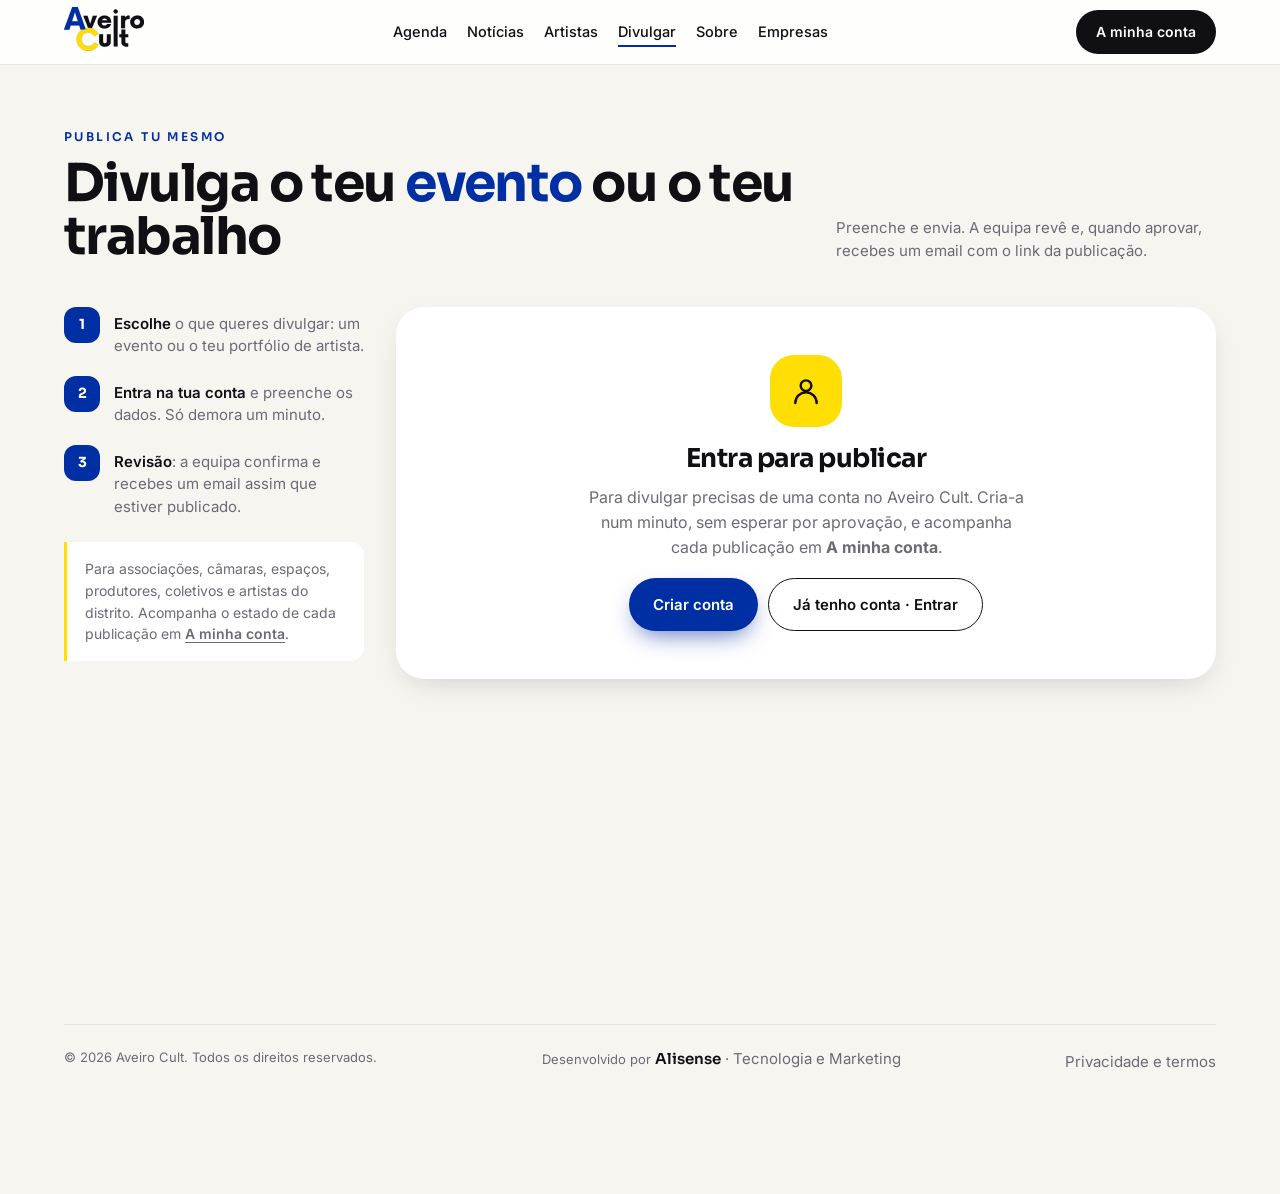
<file: publicar.html>
<!DOCTYPE html>
<html lang="pt-PT">
<head>
  <meta charset="UTF-8">
  <meta name="viewport" content="width=device-width, initial-scale=1">
  <title>Publicar evento ou portfólio · Aveiro Cult</title>
  <meta name="description" content="Divulga o teu evento ou o teu portfólio de artista no Aveiro Cult. Cria a conta, preenche o formulário e a equipa revê antes de publicar.">
  <!-- Endereço de teste: remover o noindex quando o site passar para aveirocult.com -->
  <meta name="robots" content="noindex">
  <link rel="canonical" href="https://marcos-zorzetto.github.io/aveirocult-teste/publicar.html">
  <meta name="theme-color" content="#0f0f14">
  <meta property="og:type" content="website">
  <meta property="og:locale" content="pt_PT">
  <meta property="og:url" content="https://marcos-zorzetto.github.io/aveirocult-teste/publicar.html">
  <meta property="og:title" content="Publicar no Aveiro Cult">
  <meta property="og:description" content="Divulga o teu evento ou o teu portfólio de artista no Aveiro Cult. Cria a conta, preenche o formulário e a equipa revê antes de publicar.">
  <meta property="og:image" content="https://marcos-zorzetto.github.io/aveirocult-teste/img/partilha.jpg">
  <meta name="twitter:card" content="summary_large_image">
  <link rel="icon" href="icones/icone-192.png">
  <link rel="apple-touch-icon" href="icones/icone-192.png">
  <link rel="manifest" href="manifest.webmanifest">
  <link rel="preconnect" href="https://fonts.googleapis.com">
  <link rel="preconnect" href="https://fonts.gstatic.com" crossorigin>
  <link href="https://fonts.googleapis.com/css2?family=Inter:wght@400;500;600&family=Sora:wght@600;700;800&display=swap" rel="stylesheet">
  <link rel="stylesheet" href="css/estilo.css?v=33">
  <link rel="stylesheet" href="css/pagina.css?v=6">
  <link rel="stylesheet" href="css/conta.css?v=3">
</head>
<body class="revelado pagina-interna publicar" data-tipo="publicar">
<a class="saltar-conteudo" href="#conteudo">Saltar para o conteúdo</a>

<svg width="0" height="0" style="position:absolute" aria-hidden="true">
  <symbol id="i-logo" viewBox="0 0 1472 808"><path fill="var(--logo-azul,#002fa3)" d="M3.6 407.3C10.7 387.8 147.3 8.4 148.7 4.2L150.2 -0.0L201.8 0.2L253.4 0.5L322.6 193.0C360.7 298.9 394.1 391.8 396.8 399.5C399.6 407.2 402.1 414.3 402.5 415.2C403.2 416.9 400.5 417.0 354.2 417.0L305.1 417.0L302.5 408.8C301.1 404.2 295.4 386.7 289.8 369.7L279.8 339.0L201.7 339.2L123.6 339.5L111.0 378.0L98.4 416.5L49.2 416.8L0.1 417.0L3.6 407.3ZM254.6 260.2C254.3 259.3 242.5 222.9 228.5 179.5C199.8 90.8 202.1 97.6 201.6 98.1C201.3 98.3 189.4 135.0 175.0 179.5C160.6 224.1 148.6 260.8 148.3 261.2C148.1 261.7 172.0 262.0 201.5 262.0C252.1 262.0 255.1 261.9 254.6 260.2Z"/><path fill="#ffde04" d="M419.5 806.5C332.4 795.8 260.5 733.0 238.5 648.5C216.4 563.9 245.9 477.8 315.3 423.9L324.2 417.0L363.6 417.0C385.3 417.0 403.0 416.7 403.0 416.4C403.0 416.0 400.8 409.5 398.0 401.8C395.2 394.1 393.0 387.5 393.0 387.0C393.0 384.4 425.2 380.0 444.3 380.0C521.9 380.1 588.8 418.0 629.5 484.8C632.7 489.9 635.0 494.3 634.8 494.5C633.9 495.5 556.9 535.0 556.0 535.0C555.5 535.0 555.0 534.6 555.0 534.1C555.0 531.9 542.4 514.5 535.6 507.3C508.3 478.3 465.5 464.7 423.4 471.5C364.3 481.1 322.0 531.7 322.0 592.9C322.0 653.5 358.4 700.9 416.0 715.1C428.6 718.2 457.6 718.5 471.0 715.7C506.4 708.2 537.0 686.6 552.9 657.8C554.3 655.2 555.9 653.0 556.4 653.0C557.4 653.0 633.0 691.8 634.3 693.0C636.0 694.5 621.0 717.9 608.8 732.4C580.5 766.4 537.4 792.6 493.9 802.4C470.1 807.7 441.9 809.3 419.5 806.5Z"/><path fill="currentColor" d="M730.5 729.5C684.6 723.8 655.9 699.8 647.3 660.0C645.7 652.2 645.5 645.3 645.5 575.5L645.5 499.5L681.8 499.2L718.0 499.0L718.0 565.9C718.0 605.2 718.4 634.8 719.0 637.9C723.4 661.3 746.7 673.3 767.6 663.0C775.2 659.3 781.0 653.0 784.2 645.1L786.5 639.5L786.8 569.2L787.1 499.0L823.0 499.0L859.0 499.0L859.0 573.9C859.0 656.6 858.9 658.4 852.7 674.9C837.3 715.8 790.0 737.0 730.5 729.5ZM1129.0 730.0C1115.0 727.6 1099.4 721.2 1088.9 713.4C1077.5 705.1 1065.5 689.8 1060.4 677.2C1054.5 662.5 1054.6 663.7 1054.2 607.8L1053.9 556.0L1035.0 556.0L1016.0 556.0L1016.0 527.5L1016.0 499.0L1035.0 499.0L1054.0 499.0L1054.0 455.5L1054.0 412.0L1090.0 412.0L1126.0 412.0L1126.0 455.5L1126.0 499.0L1153.0 499.0L1180.0 499.0L1180.0 527.5L1180.0 556.0L1153.0 556.0L1126.0 556.0L1126.0 598.0C1126.0 647.9 1126.5 651.5 1134.4 659.8C1140.2 666.0 1141.8 666.5 1161.5 667.0L1179.5 667.5L1179.8 695.2L1180.0 722.9L1177.7 724.5C1170.7 729.0 1142.4 732.3 1129.0 730.0ZM912.6 444.5C912.2 289.1 912.2 161.6 912.5 161.0C912.9 160.4 926.2 160.0 949.7 160.0L986.3 160.0L985.7 333.3C985.3 428.5 985.0 556.1 985.0 616.8L985.0 727.0L949.2 727.0L913.3 727.0L912.6 444.5ZM731.0 395.3C684.9 391.6 647.0 368.0 628.7 331.5C615.1 304.3 612.7 266.3 622.5 235.1C639.1 182.7 692.8 150.8 755.7 155.9C824.3 161.5 867.0 207.6 867.0 276.1L867.0 288.0L778.9 288.0L690.7 288.0L691.4 293.2C694.5 316.9 707.6 333.5 727.5 339.1C733.8 340.9 755.8 340.9 761.9 339.1C775.0 335.3 784.8 327.8 790.1 317.5L793.5 311.0L828.2 311.0C847.3 311.0 863.1 311.4 863.4 311.8C863.7 312.2 862.6 316.5 861.0 321.3C849.2 356.3 822.9 380.5 785.8 390.5C769.1 395.0 749.2 396.7 731.0 395.3ZM1326.5 395.1C1267.7 388.2 1226.5 351.8 1216.9 298.0C1214.9 286.8 1215.1 260.5 1217.3 250.2C1227.8 202.1 1261.4 169.9 1313.0 158.5C1324.2 156.0 1353.8 155.4 1366.7 157.4C1421.8 165.8 1460.7 201.7 1469.4 252.0C1480.1 314.7 1450.3 367.5 1392.8 387.8C1374.9 394.2 1345.9 397.3 1326.5 395.1ZM511.8 390.5C511.6 390.2 506.2 388.7 499.9 387.0C486.7 383.5 461.7 380.0 449.7 380.0L441.5 380.0L398.3 271.7C374.5 212.2 354.8 162.7 354.4 161.7C353.8 160.1 355.9 160.0 393.0 160.2L432.3 160.5L456.4 235.2C469.7 276.3 480.8 310.1 481.1 310.4C481.4 310.7 492.4 277.1 505.6 235.7L529.6 160.5L568.9 160.2L608.2 160.0L607.7 162.1C607.4 163.2 586.5 215.2 561.3 277.6C516.9 387.6 514.4 393.1 511.8 390.5ZM1048.0 275.5L1048.0 160.0L1085.0 160.0L1122.0 160.0L1122.0 175.8L1122.1 191.5L1124.8 188.0C1142.3 165.4 1164.8 154.8 1192.3 156.3C1207.6 157.1 1206.0 153.0 1206.0 190.7L1206.0 223.1L1199.8 222.3C1163.3 217.6 1136.6 230.2 1126.2 257.0C1122.3 267.1 1122.0 272.4 1122.0 332.7L1122.0 391.0L1085.0 391.0L1048.0 391.0L1048.0 275.5ZM1357.6 328.6C1382.3 322.1 1398.3 301.1 1398.2 275.5C1398.1 227.1 1339.6 202.9 1304.9 237.0C1279.2 262.2 1285.9 308.4 1317.5 323.9C1329.5 329.8 1345.9 331.7 1357.6 328.6ZM789.4 239.4C781.9 221.5 766.3 212.0 744.5 212.0C729.0 212.0 717.3 216.0 708.3 224.3C703.6 228.6 697.9 236.7 696.6 240.8L695.9 243.0L743.4 243.0L790.9 243.0L789.4 239.4ZM940.3 120.5C927.9 117.1 919.0 109.7 913.3 98.2C909.7 91.0 909.5 90.1 909.5 81.1C909.5 70.2 911.9 63.5 918.6 55.3C933.3 37.3 961.0 36.1 977.7 52.8C1000.7 75.8 988.6 114.1 956.2 120.9C949.5 122.3 946.8 122.2 940.3 120.5Z"/></symbol>
  <symbol id="i-seta" viewBox="0 0 24 24"><path d="M5 12h14M13 6l6 6-6 6"/></symbol>
  <symbol id="i-pin" viewBox="0 0 24 24"><path d="M12 22s7-6.2 7-12a7 7 0 1 0-14 0c0 5.8 7 12 7 12Z"/><circle cx="12" cy="10" r="2.5"/></symbol>
  <symbol id="i-calendario" viewBox="0 0 24 24"><rect x="3" y="5" width="18" height="16" rx="3"/><path d="M3 10h18M8 3v4M16 3v4"/></symbol>
  <symbol id="i-partilhar" viewBox="0 0 24 24"><path d="M12 3v12M8 7l4-4 4 4"/><path d="M5 11v8a2 2 0 0 0 2 2h10a2 2 0 0 0 2-2v-8"/></symbol>
  <symbol id="i-insta" viewBox="0 0 24 24"><rect x="3" y="3" width="18" height="18" rx="5"/><circle cx="12" cy="12" r="4"/><circle cx="17.5" cy="6.5" r="1" fill="currentColor"/></symbol>
  <symbol id="i-bilhete" viewBox="0 0 24 24"><path d="M3 9V7a2 2 0 0 1 2-2h14a2 2 0 0 1 2 2v2a2 2 0 0 0 0 6v2a2 2 0 0 1-2 2H5a2 2 0 0 1-2-2v-2a2 2 0 0 0 0-6Z"/><path d="M13 5v14"/></symbol>
  <symbol id="i-whats" viewBox="0 0 24 24"><path d="M4 20l1.3-4A8 8 0 1 1 8.3 19Z"/><path d="M9 9.5c0 3 2.5 5.5 5.5 5.5l1-1.5-2-1-1 .8a4 4 0 0 1-1.8-1.8l.8-1-1-2Z"/></symbol>
  <symbol id="i-pessoa" viewBox="0 0 24 24"><circle cx="12" cy="8" r="4"/><path d="M4 21a8 8 0 0 1 16 0"/></symbol>
  <symbol id="i-mic" viewBox="0 0 24 24"><rect x="9" y="3" width="6" height="11" rx="3"/><path d="M5 11a7 7 0 0 0 14 0M12 18v3M9 21h6"/></symbol>
  <symbol id="i-sino" viewBox="0 0 24 24"><path d="M6 16V11a6 6 0 1 1 12 0v5l2 2H4Z"/><path d="M10 21h4"/></symbol>
</svg>

<header class="topo rolado" id="topo">
  <div class="caixa topo-in">
    <a class="logo" href="./" aria-label="Aveiro Cult, início"><span class="logo-marca"><svg class="logo-svg" viewBox="0 0 1472 808" role="img" aria-label="Aveiro Cult"><use href="#i-logo"/></svg></span></a>
    <nav class="menu">
      <a href="./#agenda">Agenda</a><a href="./#noticias">Notícias</a><a href="./#artistas">Artistas</a><a href="publicar.html" class="on">Divulgar</a><a href="sobre.html">Sobre</a><a href="empresas.html">Empresas</a>
    </nav>
    <a class="btn btn-escuro btn-topo" href="conta.html">A minha conta</a>
  </div>
</header>

<!-- Formulário de publicação: página própria, separada da página inicial -->
<main class="pg divulgar-sec" id="conteudo">
  <div class="caixa">
    <div class="titulo-sec">
      <div>
        <p class="sobre-titulo">Publica tu mesmo</p>
        <h1>Divulga o teu <em>evento</em> ou o teu trabalho</h1>
      </div>
      <p class="titulo-nota">Preenche e envia. A equipa revê e, quando aprovar, recebes um email com o link da publicação.</p>
    </div>

    <div class="divulgar-in">
      <aside class="divulgar-lado">
        <ol class="passos">
          <li><b>1</b><span><strong>Escolhe</strong> o que queres divulgar: um evento ou o teu portfólio de artista.</span></li>
          <li><b>2</b><span><strong>Entra na tua conta</strong> e preenche os dados. Só demora um minuto.</span></li>
          <li><b>3</b><span><strong>Revisão</strong>: a equipa confirma e recebes um email assim que estiver publicado.</span></li>
        </ol>
        <p class="divulgar-nota">Para associações, câmaras, espaços, produtores, coletivos e artistas do distrito. Acompanha o estado de cada publicação em <a href="conta.html">A minha conta</a>.</p>
      </aside>

      <div class="formulario porta-conta" id="portaConta" hidden>
        <span class="form-ok-icone"><svg><use href="#i-pessoa"/></svg></span>
        <h2 class="cartao-titulo">Entra para publicar</h2>
        <p>Para divulgar precisas de uma conta no Aveiro Cult. Cria-a num minuto, sem esperar por aprovação, e acompanha cada publicação em <b>A minha conta</b>.</p>
        <div class="porta-botoes">
          <a class="btn btn-primario" href="conta.html?criar=1&amp;voltar=divulgar">Criar conta</a>
          <a class="btn btn-contorno" href="conta.html?voltar=divulgar">Já tenho conta · Entrar</a>
        </div>
      </div>

      <form class="formulario" id="formDivulgar" novalidate hidden>
        <div class="segmento" role="tablist" aria-label="Tipo de publicação">
          <button type="button" class="on" data-tipo="evento" role="tab" aria-selected="true"><svg><use href="#i-calendario"/></svg> Evento</button>
          <button type="button" data-tipo="artista" role="tab" aria-selected="false"><svg><use href="#i-mic"/></svg> Artista / portfólio</button>
          <i class="segmento-fundo"></i>
        </div>

        <div class="grupo" data-grupo="evento">
          <label class="c c-2"><span>Nome do evento *</span><input name="titulo" type="text" required maxlength="120" placeholder="Ex.: Noite de fado no Mercado"></label>
          <label class="c"><span>Categoria *</span><select name="categoria" required><option value="">Escolhe…</option></select></label>
          <label class="c"><span>Concelho *</span><select name="concelho" required><option value="">Escolhe…</option></select></label>
          <fieldset class="c c-2 quando">
            <legend><span>Quando acontece? *</span></legend>
            <div class="opcoes" role="radiogroup">
              <label><input type="radio" name="recorrencia" value="nenhuma" checked><span>Um dia</span></label>
              <label><input type="radio" name="recorrencia" value="varios"><span>Vários dias seguidos</span></label>
              <label><input type="radio" name="recorrencia" value="semanal"><span>Todas as semanas</span></label>
            </div>
          </fieldset>
          <label class="c"><span id="rotuloData">Data *</span><input name="data" type="date" required></label>
          <label class="c"><span>Hora</span><input name="hora" type="time"></label>
          <label class="c" data-quando="varios" hidden><span>Último dia *</span><input name="data_fim" type="date"></label>
          <div class="c c-2 dias-semana" data-quando="semanal" hidden>
            <span>Em que dias da semana? *</span>
            <div class="opcoes">
              <label><input type="checkbox" name="dias_semana" value="1"><span>Seg</span></label>
              <label><input type="checkbox" name="dias_semana" value="2"><span>Ter</span></label>
              <label><input type="checkbox" name="dias_semana" value="3"><span>Qua</span></label>
              <label><input type="checkbox" name="dias_semana" value="4"><span>Qui</span></label>
              <label><input type="checkbox" name="dias_semana" value="5"><span>Sex</span></label>
              <label><input type="checkbox" name="dias_semana" value="6"><span>Sáb</span></label>
              <label><input type="checkbox" name="dias_semana" value="0"><span>Dom</span></label>
            </div>
            <small>O evento fica na agenda todas as semanas, sem precisares de o voltar a publicar.</small>
          </div>
          <label class="c" data-quando="semanal" hidden><span>Repete-se até <small>(opcional)</small></span><input name="repete_ate" type="date"></label>
          <label class="c c-2"><span>Local</span><input name="local" type="text" maxlength="120" placeholder="Sala, rua, espaço…"></label>
          <label class="c c-2"><span>Descrição *</span><textarea name="descricao" required minlength="40" maxlength="1200" rows="4" placeholder="O que vai acontecer, para quem é, preço, bilhetes…"></textarea></label>
          <label class="c c-2"><span>Link para bilhetes ou mais informação</span><input name="link" type="url" placeholder="https://"></label>
          <label class="c c-2"><span>Tags <small>(separadas por vírgula, ajudam na pesquisa)</small></span><input name="tags" type="text" maxlength="200" placeholder="Ex.: grátis, família, ao ar livre"></label>
        </div>

        <div class="grupo" data-grupo="artista" hidden>
          <label class="c c-2"><span>Nome artístico *</span><input name="nome_artistico" type="text" maxlength="120" placeholder="Ex.: Banda Ria, Joana Silva…"></label>
          <label class="c"><span>Área *</span><select name="area"><option value="">Escolhe…</option><option>Música</option><option>Teatro &amp; circo</option><option>Dança</option><option>Artes visuais</option><option>Fotografia e vídeo</option><option>Literatura</option><option>Artesanato</option><option>Outra</option></select></label>
          <label class="c"><span>Concelho *</span><select name="concelho_artista"><option value="">Escolhe…</option></select></label>
          <label class="c c-2"><span>Apresentação *</span><textarea name="bio" minlength="40" maxlength="1200" rows="4" placeholder="Quem és, o que fazes, onde já atuaste ou expuseste…"></textarea></label>
          <label class="c"><span>Site ou portfólio</span><input name="site" type="url" placeholder="https://"></label>
          <label class="c"><span>Instagram, YouTube ou Spotify</span><input name="rede" type="url" placeholder="https://"></label>
        </div>

        <div class="grupo">
          <label class="c c-2 c-ficheiro"><span>Imagem (cartaz ou foto)</span><input name="imagem" type="file" accept="image/jpeg,image/png,image/webp"><small>JPG, PNG ou WebP até 5 MB. Opcional, mas ajuda muito.</small></label>
          <label class="c armadilha" aria-hidden="true"><span>Website</span><input name="website" type="text" tabindex="-1" autocomplete="off"></label>
          <label class="c"><span>O teu nome *</span><input name="responsavel" type="text" required maxlength="80"></label>
          <label class="c"><span>Email da conta</span><input name="email" type="email" readonly></label>
          <label class="c c-2 c-check"><input name="consent" type="checkbox" required><span>Autorizo o Aveiro Cult a publicar esta informação no site, na app e nas redes sociais, e li a <a href="privacidade.html" target="_blank">política de privacidade e os termos</a>.</span></label>
        </div>

        <p class="form-erro" id="formErro" hidden></p>
        <div class="form-acoes">
          <button class="btn btn-primario" type="submit">Enviar para publicação <svg><use href="#i-seta"/></svg></button>
          <span class="form-ajuda">Revisão até 48 h úteis. Recebes a resposta por email.</span>
        </div>
      </form>

      <div class="form-ok" id="formOk" hidden>
        <span class="form-ok-icone"><svg><use href="#i-sino"/></svg></span>
        <h2 class="cartao-titulo">Recebido, obrigado!</h2>
        <p id="formOkTexto">A tua publicação vai ser revista e, assim que for aprovada, aparece no site e na app.</p>
        <div class="form-ok-botoes"><button class="btn btn-escuro" type="button" id="formOutro">Enviar outra</button><a class="btn btn-contorno" href="conta.html">Ver as minhas publicações</a></div>
      </div>
    </div>
  </div>
</main>

<div class="toast" id="toast" role="status" aria-live="polite"></div>

<footer class="rodape">
  <div class="caixa direitos">
    <span>© <span id="ano"></span> Aveiro Cult. Todos os direitos reservados.</span>
    <span class="credito">Desenvolvido por <a href="https://www.instagram.com/alisense.pt" target="_blank" rel="noopener"><b>Alisense</b> · Tecnologia e Marketing</a></span>
    <a href="privacidade.html">Privacidade e termos</a>
  </div>
</footer>
<script src="js/dados.js?v=20"></script>
<script src="js/inatividade.js?v=1"></script>
<script src="js/sessao.js?v=2"></script>
<script src="js/publicar.js?v=3"></script>
<script src="js/analytics.js?v=1"></script>
</body>
</html>
</file>
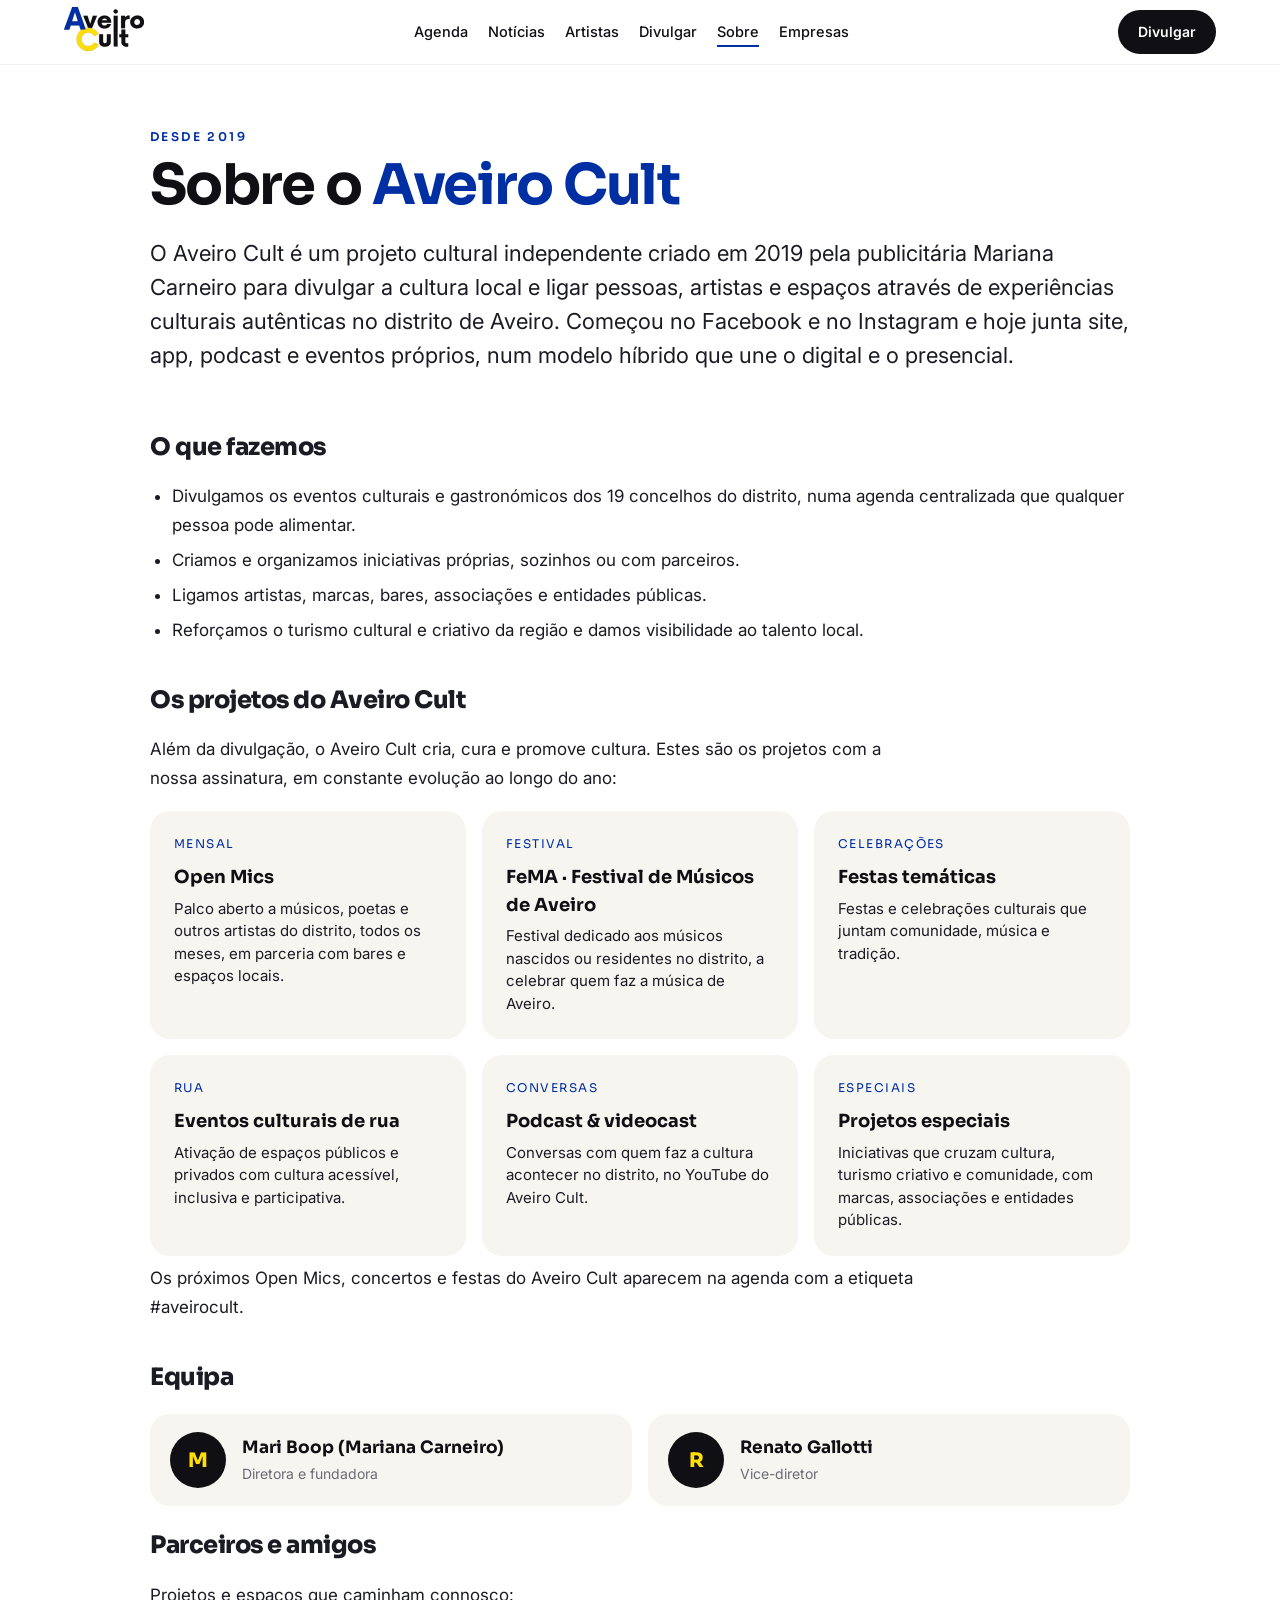
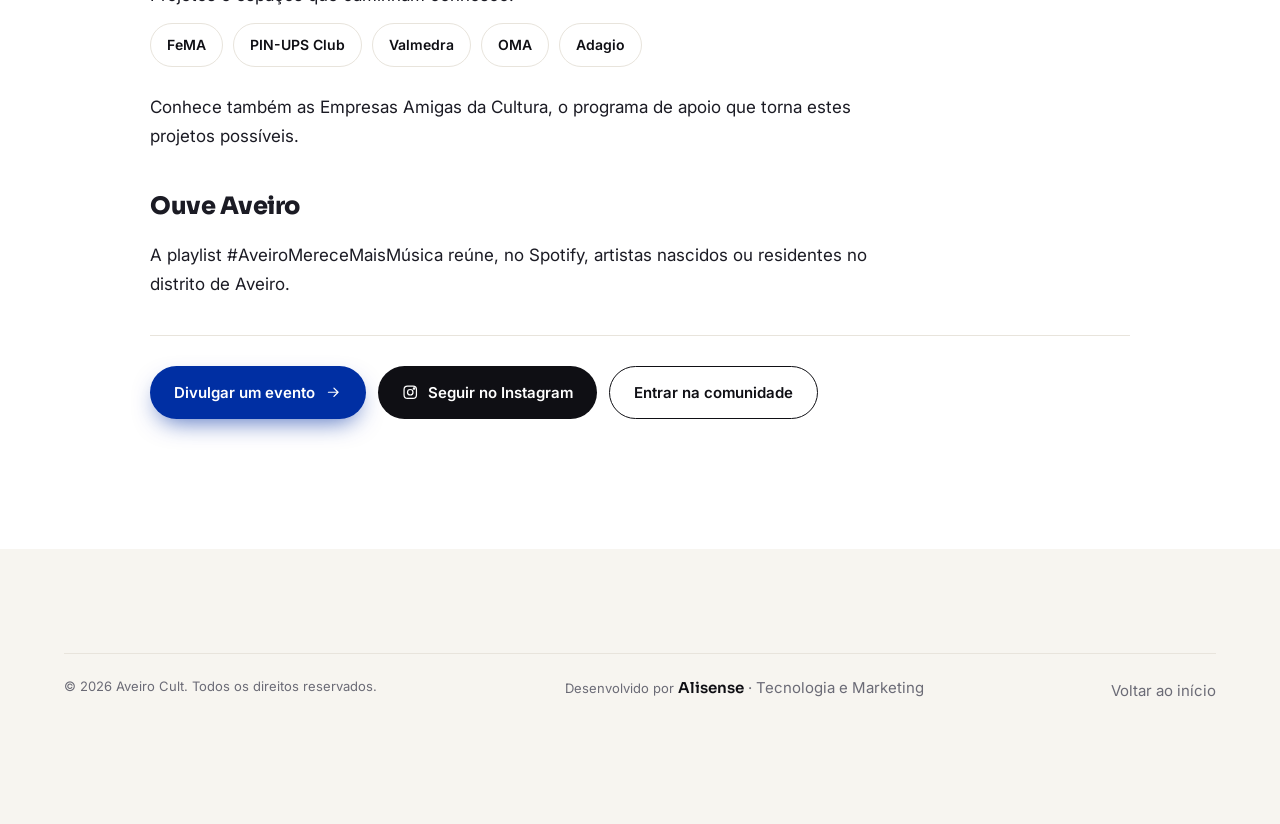
<file: sobre.html>
<!DOCTYPE html>
<html lang="pt-PT">
<head>
  <meta charset="UTF-8">
  <meta name="viewport" content="width=device-width, initial-scale=1">
  <title>Sobre o Aveiro Cult · quem somos e os nossos projetos</title>
  <meta name="description" content="O Aveiro Cult é um projeto cultural independente criado em 2019 por Mariana Carneiro: agenda, podcast, Open Mics, FeMA e outras iniciativas no distrito de Aveiro.">
  <!-- Endereço de teste: remover o noindex quando o site passar para aveirocult.com -->
  <meta name="robots" content="noindex">
  <link rel="canonical" href="https://marcos-zorzetto.github.io/aveirocult-teste/sobre.html">
  <meta name="theme-color" content="#0f0f14">
  <meta property="og:type" content="website">
  <meta property="og:locale" content="pt_PT">
  <meta property="og:url" content="https://marcos-zorzetto.github.io/aveirocult-teste/sobre.html">
  <meta property="og:title" content="Sobre o Aveiro Cult · quem somos e os nossos projetos">
  <meta property="og:description" content="O Aveiro Cult é um projeto cultural independente criado em 2019 por Mariana Carneiro: agenda, podcast, Open Mics, FeMA e outras iniciativas no distrito de Aveiro.">
  <meta property="og:image" content="https://marcos-zorzetto.github.io/aveirocult-teste/img/partilha.jpg">
  <meta name="twitter:card" content="summary_large_image">
  <link rel="icon" href="icones/icone-192.png">
  <link rel="apple-touch-icon" href="icones/icone-192.png">
  <link rel="manifest" href="manifest.webmanifest">
  <link rel="preconnect" href="https://fonts.googleapis.com">
  <link rel="preconnect" href="https://fonts.gstatic.com" crossorigin>
  <link href="https://fonts.googleapis.com/css2?family=Inter:wght@400;500;600&family=Sora:wght@600;700;800&display=swap" rel="stylesheet">
  <link rel="stylesheet" href="css/estilo.css?v=33">
  <link rel="stylesheet" href="css/pagina.css?v=6">
  <style>
    .pg-corpo h2 { font-size: 24px; margin: 26px 0 6px; }
    .pg-corpo ul { padding-left: 22px; display: grid; gap: 6px; }
    .sobre-in { width: min(980px, 100% - 40px); margin-inline: auto; }
    .sobre-lead { font-size: clamp(18px, 2vw, 22px); color: var(--tinta-2); max-width: 70ch; line-height: 1.55; margin-bottom: 36px; }
    .sobre-grelha { display: grid; grid-template-columns: repeat(3, 1fr); gap: 16px; margin: 18px 0 8px; }
    .sobre-grelha article { padding: 24px; border-radius: 20px; background: var(--creme); }
    .sobre-grelha b { display: block; font-family: var(--titulo); font-size: 18px; margin-bottom: 6px; }
    .sobre-grelha p { color: var(--tinta-2); font-size: 15px; line-height: 1.5; }
    .sobre-grelha .marca { font-family: var(--titulo); font-size: 12px; letter-spacing: .12em; text-transform: uppercase; color: var(--primaria); margin-bottom: 10px; display: block; }
    .equipa { display: grid; grid-template-columns: 1fr 1fr; gap: 16px; margin-top: 18px; }
    .equipa article { display: flex; gap: 16px; align-items: center; padding: 18px 20px; border-radius: 20px; background: var(--creme); }
    .equipa .inicial { flex: none; width: 56px; height: 56px; border-radius: 50%; display: grid; place-items: center; background: var(--tinta); color: var(--amarelo); font: 800 20px var(--titulo); }
    .equipa b { display: block; font-family: var(--titulo); font-size: 17px; }
    .equipa span { color: var(--cinza); font-size: 14px; }
    .parceiros-sobre { display: flex; flex-wrap: wrap; gap: 10px; margin-top: 14px; }
    .parceiros-sobre span { padding: 10px 16px; border-radius: 999px; background: #fff; border: 1px solid var(--linha); font-weight: 600; font-size: 14px; }
    .sobre-acoes { display: flex; flex-wrap: wrap; gap: 12px; margin-top: 36px; padding-top: 30px; border-top: 1px solid var(--linha); }
    @media (max-width: 900px) { .sobre-grelha { grid-template-columns: 1fr 1fr; } }
    @media (max-width: 640px) { .sobre-in { width: min(980px, 100% - 32px); } .sobre-grelha, .equipa { grid-template-columns: 1fr; } .sobre-acoes .btn { width: 100%; justify-content: center; } }
  </style>
  <script type="application/ld+json">{"@context":"https://schema.org","@type":"AboutPage","name":"Sobre o Aveiro Cult","url":"https://marcos-zorzetto.github.io/aveirocult-teste/sobre.html","mainEntity":{"@type":"Organization","name":"Aveiro Cult","foundingDate":"2019","founder":{"@type":"Person","name":"Mariana Carneiro"},"url":"https://marcos-zorzetto.github.io/aveirocult-teste/","logo":"https://marcos-zorzetto.github.io/aveirocult-teste/icones/icone-512.png","sameAs":["https://www.instagram.com/aveirocult/","https://www.facebook.com/aveirocult","https://www.youtube.com/@Aveirocult","https://open.spotify.com/playlist/44csMmqcUzoQGer9Qj2xG0"]}}</script>
</head>
<body class="revelado pagina-interna" data-tipo="sobre">
<a class="saltar-conteudo" href="#conteudo">Saltar para o conteúdo</a>

<svg width="0" height="0" style="position:absolute" aria-hidden="true">
  <symbol id="i-logo" viewBox="0 0 1472 808"><path fill="var(--logo-azul,#002fa3)" d="M3.6 407.3C10.7 387.8 147.3 8.4 148.7 4.2L150.2 -0.0L201.8 0.2L253.4 0.5L322.6 193.0C360.7 298.9 394.1 391.8 396.8 399.5C399.6 407.2 402.1 414.3 402.5 415.2C403.2 416.9 400.5 417.0 354.2 417.0L305.1 417.0L302.5 408.8C301.1 404.2 295.4 386.7 289.8 369.7L279.8 339.0L201.7 339.2L123.6 339.5L111.0 378.0L98.4 416.5L49.2 416.8L0.1 417.0L3.6 407.3ZM254.6 260.2C254.3 259.3 242.5 222.9 228.5 179.5C199.8 90.8 202.1 97.6 201.6 98.1C201.3 98.3 189.4 135.0 175.0 179.5C160.6 224.1 148.6 260.8 148.3 261.2C148.1 261.7 172.0 262.0 201.5 262.0C252.1 262.0 255.1 261.9 254.6 260.2Z"/><path fill="#ffde04" d="M419.5 806.5C332.4 795.8 260.5 733.0 238.5 648.5C216.4 563.9 245.9 477.8 315.3 423.9L324.2 417.0L363.6 417.0C385.3 417.0 403.0 416.7 403.0 416.4C403.0 416.0 400.8 409.5 398.0 401.8C395.2 394.1 393.0 387.5 393.0 387.0C393.0 384.4 425.2 380.0 444.3 380.0C521.9 380.1 588.8 418.0 629.5 484.8C632.7 489.9 635.0 494.3 634.8 494.5C633.9 495.5 556.9 535.0 556.0 535.0C555.5 535.0 555.0 534.6 555.0 534.1C555.0 531.9 542.4 514.5 535.6 507.3C508.3 478.3 465.5 464.7 423.4 471.5C364.3 481.1 322.0 531.7 322.0 592.9C322.0 653.5 358.4 700.9 416.0 715.1C428.6 718.2 457.6 718.5 471.0 715.7C506.4 708.2 537.0 686.6 552.9 657.8C554.3 655.2 555.9 653.0 556.4 653.0C557.4 653.0 633.0 691.8 634.3 693.0C636.0 694.5 621.0 717.9 608.8 732.4C580.5 766.4 537.4 792.6 493.9 802.4C470.1 807.7 441.9 809.3 419.5 806.5Z"/><path fill="currentColor" d="M730.5 729.5C684.6 723.8 655.9 699.8 647.3 660.0C645.7 652.2 645.5 645.3 645.5 575.5L645.5 499.5L681.8 499.2L718.0 499.0L718.0 565.9C718.0 605.2 718.4 634.8 719.0 637.9C723.4 661.3 746.7 673.3 767.6 663.0C775.2 659.3 781.0 653.0 784.2 645.1L786.5 639.5L786.8 569.2L787.1 499.0L823.0 499.0L859.0 499.0L859.0 573.9C859.0 656.6 858.9 658.4 852.7 674.9C837.3 715.8 790.0 737.0 730.5 729.5ZM1129.0 730.0C1115.0 727.6 1099.4 721.2 1088.9 713.4C1077.5 705.1 1065.5 689.8 1060.4 677.2C1054.5 662.5 1054.6 663.7 1054.2 607.8L1053.9 556.0L1035.0 556.0L1016.0 556.0L1016.0 527.5L1016.0 499.0L1035.0 499.0L1054.0 499.0L1054.0 455.5L1054.0 412.0L1090.0 412.0L1126.0 412.0L1126.0 455.5L1126.0 499.0L1153.0 499.0L1180.0 499.0L1180.0 527.5L1180.0 556.0L1153.0 556.0L1126.0 556.0L1126.0 598.0C1126.0 647.9 1126.5 651.5 1134.4 659.8C1140.2 666.0 1141.8 666.5 1161.5 667.0L1179.5 667.5L1179.8 695.2L1180.0 722.9L1177.7 724.5C1170.7 729.0 1142.4 732.3 1129.0 730.0ZM912.6 444.5C912.2 289.1 912.2 161.6 912.5 161.0C912.9 160.4 926.2 160.0 949.7 160.0L986.3 160.0L985.7 333.3C985.3 428.5 985.0 556.1 985.0 616.8L985.0 727.0L949.2 727.0L913.3 727.0L912.6 444.5ZM731.0 395.3C684.9 391.6 647.0 368.0 628.7 331.5C615.1 304.3 612.7 266.3 622.5 235.1C639.1 182.7 692.8 150.8 755.7 155.9C824.3 161.5 867.0 207.6 867.0 276.1L867.0 288.0L778.9 288.0L690.7 288.0L691.4 293.2C694.5 316.9 707.6 333.5 727.5 339.1C733.8 340.9 755.8 340.9 761.9 339.1C775.0 335.3 784.8 327.8 790.1 317.5L793.5 311.0L828.2 311.0C847.3 311.0 863.1 311.4 863.4 311.8C863.7 312.2 862.6 316.5 861.0 321.3C849.2 356.3 822.9 380.5 785.8 390.5C769.1 395.0 749.2 396.7 731.0 395.3ZM1326.5 395.1C1267.7 388.2 1226.5 351.8 1216.9 298.0C1214.9 286.8 1215.1 260.5 1217.3 250.2C1227.8 202.1 1261.4 169.9 1313.0 158.5C1324.2 156.0 1353.8 155.4 1366.7 157.4C1421.8 165.8 1460.7 201.7 1469.4 252.0C1480.1 314.7 1450.3 367.5 1392.8 387.8C1374.9 394.2 1345.9 397.3 1326.5 395.1ZM511.8 390.5C511.6 390.2 506.2 388.7 499.9 387.0C486.7 383.5 461.7 380.0 449.7 380.0L441.5 380.0L398.3 271.7C374.5 212.2 354.8 162.7 354.4 161.7C353.8 160.1 355.9 160.0 393.0 160.2L432.3 160.5L456.4 235.2C469.7 276.3 480.8 310.1 481.1 310.4C481.4 310.7 492.4 277.1 505.6 235.7L529.6 160.5L568.9 160.2L608.2 160.0L607.7 162.1C607.4 163.2 586.5 215.2 561.3 277.6C516.9 387.6 514.4 393.1 511.8 390.5ZM1048.0 275.5L1048.0 160.0L1085.0 160.0L1122.0 160.0L1122.0 175.8L1122.1 191.5L1124.8 188.0C1142.3 165.4 1164.8 154.8 1192.3 156.3C1207.6 157.1 1206.0 153.0 1206.0 190.7L1206.0 223.1L1199.8 222.3C1163.3 217.6 1136.6 230.2 1126.2 257.0C1122.3 267.1 1122.0 272.4 1122.0 332.7L1122.0 391.0L1085.0 391.0L1048.0 391.0L1048.0 275.5ZM1357.6 328.6C1382.3 322.1 1398.3 301.1 1398.2 275.5C1398.1 227.1 1339.6 202.9 1304.9 237.0C1279.2 262.2 1285.9 308.4 1317.5 323.9C1329.5 329.8 1345.9 331.7 1357.6 328.6ZM789.4 239.4C781.9 221.5 766.3 212.0 744.5 212.0C729.0 212.0 717.3 216.0 708.3 224.3C703.6 228.6 697.9 236.7 696.6 240.8L695.9 243.0L743.4 243.0L790.9 243.0L789.4 239.4ZM940.3 120.5C927.9 117.1 919.0 109.7 913.3 98.2C909.7 91.0 909.5 90.1 909.5 81.1C909.5 70.2 911.9 63.5 918.6 55.3C933.3 37.3 961.0 36.1 977.7 52.8C1000.7 75.8 988.6 114.1 956.2 120.9C949.5 122.3 946.8 122.2 940.3 120.5Z"/></symbol>
  <symbol id="i-seta" viewBox="0 0 24 24"><path d="M5 12h14M13 6l6 6-6 6"/></symbol>
  <symbol id="i-pin" viewBox="0 0 24 24"><path d="M12 22s7-6.2 7-12a7 7 0 1 0-14 0c0 5.8 7 12 7 12Z"/><circle cx="12" cy="10" r="2.5"/></symbol>
  <symbol id="i-calendario" viewBox="0 0 24 24"><rect x="3" y="5" width="18" height="16" rx="3"/><path d="M3 10h18M8 3v4M16 3v4"/></symbol>
  <symbol id="i-partilhar" viewBox="0 0 24 24"><path d="M12 3v12M8 7l4-4 4 4"/><path d="M5 11v8a2 2 0 0 0 2 2h10a2 2 0 0 0 2-2v-8"/></symbol>
  <symbol id="i-insta" viewBox="0 0 24 24"><rect x="3" y="3" width="18" height="18" rx="5"/><circle cx="12" cy="12" r="4"/><circle cx="17.5" cy="6.5" r="1" fill="currentColor"/></symbol>
  <symbol id="i-bilhete" viewBox="0 0 24 24"><path d="M3 9V7a2 2 0 0 1 2-2h14a2 2 0 0 1 2 2v2a2 2 0 0 0 0 6v2a2 2 0 0 1-2 2H5a2 2 0 0 1-2-2v-2a2 2 0 0 0 0-6Z"/><path d="M13 5v14"/></symbol>
</svg>

<header class="topo rolado" id="topo">
  <div class="caixa topo-in">
    <a class="logo" href="./" aria-label="Aveiro Cult, início"><span class="logo-marca"><svg class="logo-svg" viewBox="0 0 1472 808" role="img" aria-label="Aveiro Cult"><use href="#i-logo"/></svg></span></a>
    <nav class="menu">
      <a href="./#agenda">Agenda</a><a href="./#noticias">Notícias</a><a href="./#artistas">Artistas</a><a href="publicar.html">Divulgar</a><a href="sobre.html" class="on">Sobre</a><a href="empresas.html">Empresas</a>
    </nav>
    <a class="btn btn-escuro btn-topo" href="publicar.html">Divulgar</a>
  </div>
</header>

<main class="pg" id="conteudo">
  <div class="sobre-in">
    <p class="sobre-titulo">Desde 2019</p>
    <h1>Sobre o <em>Aveiro Cult</em></h1>
    <p class="sobre-lead">O Aveiro Cult é um projeto cultural independente criado em 2019 pela publicitária Mariana Carneiro para divulgar a cultura local e ligar pessoas, artistas e espaços através de experiências culturais autênticas no distrito de Aveiro. Começou no Facebook e no Instagram e hoje junta site, app, podcast e eventos próprios, num modelo híbrido que une o digital e o presencial.</p>

    <div class="pg-corpo">
      <h2>O que fazemos</h2>
      <ul>
        <li>Divulgamos os eventos culturais e gastronómicos dos 19 concelhos do distrito, numa agenda centralizada que qualquer pessoa pode alimentar.</li>
        <li>Criamos e organizamos iniciativas próprias, sozinhos ou com parceiros.</li>
        <li>Ligamos artistas, marcas, bares, associações e entidades públicas.</li>
        <li>Reforçamos o turismo cultural e criativo da região e damos visibilidade ao talento local.</li>
      </ul>

      <h2 id="projetos">Os projetos do Aveiro Cult</h2>
      <p>Além da divulgação, o Aveiro Cult cria, cura e promove cultura. Estes são os projetos com a nossa assinatura, em constante evolução ao longo do ano:</p>
    </div>
    <div class="sobre-grelha">
      <article><span class="marca">Mensal</span><b>Open Mics</b><p>Palco aberto a músicos, poetas e outros artistas do distrito, todos os meses, em parceria com bares e espaços locais.</p></article>
      <article><span class="marca">Festival</span><b>FeMA · Festival de Músicos de Aveiro</b><p>Festival dedicado aos músicos nascidos ou residentes no distrito, a celebrar quem faz a música de Aveiro.</p></article>
      <article><span class="marca">Celebrações</span><b>Festas temáticas</b><p>Festas e celebrações culturais que juntam comunidade, música e tradição.</p></article>
      <article><span class="marca">Rua</span><b>Eventos culturais de rua</b><p>Ativação de espaços públicos e privados com cultura acessível, inclusiva e participativa.</p></article>
      <article><span class="marca">Conversas</span><b>Podcast &amp; videocast</b><p>Conversas com quem faz a cultura acontecer no distrito, no YouTube do Aveiro Cult.</p></article>
      <article><span class="marca">Especiais</span><b>Projetos especiais</b><p>Iniciativas que cruzam cultura, turismo criativo e comunidade, com marcas, associações e entidades públicas.</p></article>
    </div>
    <div class="pg-corpo">
      <p>Os próximos Open Mics, concertos e festas do Aveiro Cult aparecem na <a href="./#agenda">agenda</a> com a etiqueta #aveirocult.</p>

      <h2>Equipa</h2>
    </div>
    <div class="equipa">
      <article><span class="inicial" aria-hidden="true">M</span><div><b>Mari Boop (Mariana Carneiro)</b><span>Diretora e fundadora</span></div></article>
      <article><span class="inicial" aria-hidden="true">R</span><div><b>Renato Gallotti</b><span>Vice-diretor</span></div></article>
    </div>
    <div class="pg-corpo">
      <h2>Parceiros e amigos</h2>
      <p>Projetos e espaços que caminham connosco:</p>
    </div>
    <div class="parceiros-sobre"><span>FeMA</span><span>PIN-UPS Club</span><span>Valmedra</span><span>OMA</span><span>Adagio</span></div>
    <div class="pg-corpo" style="margin-top:26px">
      <p>Conhece também as <a href="empresas.html">Empresas Amigas da Cultura</a>, o programa de apoio que torna estes projetos possíveis.</p>
      <h2>Ouve Aveiro</h2>
      <p>A playlist <a href="https://open.spotify.com/playlist/44csMmqcUzoQGer9Qj2xG0" target="_blank" rel="noopener">#AveiroMereceMaisMúsica</a> reúne, no Spotify, artistas nascidos ou residentes no distrito de Aveiro.</p>
    </div>
    <div class="sobre-acoes">
      <a class="btn btn-primario" href="publicar.html">Divulgar um evento <svg><use href="#i-seta"/></svg></a>
      <a class="btn btn-escuro" href="https://www.instagram.com/aveirocult" target="_blank" rel="noopener"><svg><use href="#i-insta"/></svg>Seguir no Instagram</a>
      <a class="btn btn-contorno" href="./#comunidade">Entrar na comunidade</a>
    </div>
  </div>
</main>
<footer class="rodape">
  <div class="caixa direitos">
    <span>© <span id="ano"></span> Aveiro Cult. Todos os direitos reservados.</span>
    <span class="credito">Desenvolvido por <a href="https://www.instagram.com/alisense.pt" target="_blank" rel="noopener"><b>Alisense</b> · Tecnologia e Marketing</a></span>
    <a href="./">Voltar ao início</a>
  </div>
</footer>
<script>document.getElementById("ano").textContent = new Date().getFullYear();</script>
<script src="js/inatividade.js?v=1"></script>
<script src="js/analytics.js?v=1"></script>
</body>
</html>
</file>
<file: css/estilo.css>
/* ============================================================
   Aveiro Cult · folha de estilos
   Identidade: azul #002fa3 + amarelo #ffde04 (logótipo), preto, branco e grafite
   ============================================================ */
:root {
  --largura: 1520px; --gutter: clamp(48px, 10vw, 200px);
  --primaria: #002fa3;
  --primaria-escura: #00237a;
  --azul: #002fa3;
  --amarelo: #ffde04;
  --grafite: #2a2a36;
  --tinta: #0f0f14;
  --tinta-2: #1b1b24;
  --fundo: #ffffff;
  --creme: #f7f5f0;
  --cinza: #6b6b76;
  --linha: #e8e4dc;
  --raio: 18px;
  --sombra: 0 10px 30px -10px rgba(15, 15, 20, .18);
  --sombra-forte: 0 30px 60px -20px rgba(15, 15, 20, .35);
  --fonte: "Inter", system-ui, -apple-system, "Segoe UI", sans-serif;
  --titulo: "Sora", "Inter", system-ui, sans-serif;
  --script: "Great Vibes", cursive;
  --suave: cubic-bezier(.22, 1, .36, 1);
  --topo-h: 76px;
}

*, *::before, *::after { box-sizing: border-box; margin: 0; padding: 0; }
html { scroll-behavior: smooth; -webkit-text-size-adjust: 100%; overflow-x: hidden; overflow-x: clip; }
body { font-family: var(--fonte); color: var(--tinta); background: var(--fundo); line-height: 1.55; overflow-x: hidden; overflow-x: clip; }
body.sem-rolar { overflow: hidden; }
a { color: inherit; text-decoration: none; }
img { display: block; max-width: 100%; }
button { font: inherit; color: inherit; background: none; border: 0; cursor: pointer; }
svg { width: 1.2em; height: 1.2em; fill: none; stroke: currentColor; stroke-width: 1.8; stroke-linecap: round; stroke-linejoin: round; flex: none; }
svg.inline { display: inline-block; vertical-align: -3px; width: 1.1em; height: 1.1em; }
::selection { background: var(--primaria); color: #fff; }

.caixa { width: min(var(--largura), 100% - var(--gutter)); margin-inline: auto; }
.bloco { padding-block: clamp(64px, 9vw, 110px); }

h1, h2, h3 { font-family: var(--titulo); letter-spacing: -.02em; line-height: 1.1; }
h2 { font-size: clamp(30px, 4vw, 46px); font-weight: 800; }
h2 em, h1 em { font-style: normal; color: var(--primaria); }
h3 { font-size: clamp(20px, 2.4vw, 26px); font-weight: 700; }
.sobre-titulo { font-family: var(--titulo); text-transform: uppercase; letter-spacing: .2em; font-size: 12px; font-weight: 600; color: var(--primaria); margin-bottom: 10px; }
.titulo-sec { display: flex; justify-content: space-between; align-items: flex-end; gap: 24px; margin-bottom: clamp(28px, 4vw, 44px); }
.nota, .resultado { color: var(--cinza); font-size: 15px; }
.ver { display: inline-flex; align-items: center; gap: 8px; font-weight: 600; color: var(--primaria); position: relative; }
.ver svg { transition: transform .3s var(--suave); }
.ver:hover svg { transform: translateX(4px); }

/* ---------- Botões ---------- */
.btn { display: inline-flex; align-items: center; justify-content: center; gap: 10px; padding: 14px 24px; border-radius: 999px; font-weight: 600; font-size: 15px; white-space: nowrap; transition: transform .35s var(--suave), box-shadow .35s var(--suave), background .3s, color .3s, border-color .3s; position: relative; overflow: hidden; isolation: isolate; }
.btn svg { width: 1.1em; height: 1.1em; }
.btn-primario { background: var(--primaria); color: #fff; box-shadow: 0 10px 24px -8px rgba(0, 47, 163, .7); }
.btn-primario::after { content: ""; position: absolute; inset: 0; background: linear-gradient(120deg, transparent 30%, rgba(255,255,255,.35) 50%, transparent 70%); transform: translateX(-120%); transition: transform .7s var(--suave); z-index: -1; }
.btn-primario:hover::after { transform: translateX(120%); }
.btn-primario:hover { transform: translateY(-2px); box-shadow: 0 18px 34px -10px rgba(0, 47, 163, .75); }
.btn-contorno { border: 1.5px solid currentColor; backdrop-filter: blur(6px); }
.btn-contorno:hover { background: var(--tinta); color: #fff; border-color: var(--tinta); }
.app-sec .btn-contorno:hover, .menu-movel .btn-contorno:hover { background: #fff; color: var(--tinta); border-color: #fff; }
.btn-escuro { background: var(--tinta); color: #fff; }
.btn-escuro:hover { background: var(--primaria); transform: translateY(-2px); }
.btn-largo { width: 100%; padding: 16px; }
.btn-mini { padding: 9px 16px; font-size: 13px; }

/* ---------- Abertura (logótipo levado pelo vento + página que vira) ---------- */
.abertura { position: fixed; inset: 0; z-index: 1000; perspective: 1600px; perspective-origin: 50% 50%; overflow: hidden; }
.abertura.sair { pointer-events: none; }
.abertura-pagina { position: absolute; inset: 0; transform-origin: 0 50%; transform-style: preserve-3d; will-change: transform; }
.abertura-frente, .abertura-verso { position: absolute; inset: 0; backface-visibility: hidden; -webkit-backface-visibility: hidden; }
.abertura-frente { background: #fff radial-gradient(circle at 50% 45%, #fff 0%, #f6f3ec 70%); display: flex; flex-direction: column; align-items: center; justify-content: center; gap: 18px; overflow: hidden; }
.abertura-frente::after { content: ""; position: absolute; inset: 0; pointer-events: none; background: linear-gradient(90deg, rgba(0,0,0,.6), rgba(0,0,0,.15) 35%, transparent 65%); opacity: var(--dobra, 0); }
.abertura-dobra { position: absolute; top: 0; bottom: 0; right: 0; width: 26px; background: linear-gradient(90deg, transparent, rgba(0,0,0,.12)); opacity: var(--dobra, 0); }
.abertura-verso { transform: rotateY(180deg); background: #f3efe7 repeating-linear-gradient(0deg, transparent 0 31px, rgba(29,63,154,.07) 31px 32px); box-shadow: inset 50px 0 80px -40px rgba(0,0,0,.35); }
.abertura-verso::before { content: ""; position: absolute; top: 0; bottom: 0; left: 56px; width: 2px; background: rgba(0,47,163,.45); }
.abertura-logo { width: clamp(200px, 40vw, 340px); height: auto; opacity: 0; transform: scale(.82); will-change: transform, opacity; filter: drop-shadow(0 18px 30px rgba(15,15,20,.12)); }
.abertura-nota { font-family: var(--titulo); text-transform: uppercase; letter-spacing: .22em; font-size: 11px; color: var(--cinza); text-align: center; max-width: calc(100% - 48px); padding-left: .22em; line-height: 1.7; opacity: 0; transform: translateY(10px); transition: opacity .8s var(--suave) .5s, transform .8s var(--suave) .5s; }
.abertura.pronta .abertura-nota { opacity: 1; transform: none; }
.abertura-vento { position: absolute; inset: 0; width: 100%; height: 100%; pointer-events: none; }
.abertura-folha { position: absolute; left: 0; top: 0; width: 72px; height: 72px; opacity: 0; pointer-events: none; will-change: transform; filter: drop-shadow(0 12px 18px rgba(0,0,0,.28)); }
.abertura-saltar { transition: opacity .3s; position: absolute; right: 22px; bottom: 22px; padding: 10px 18px; border-radius: 999px; border: 1px solid var(--linha); background: rgba(255,255,255,.8); font-size: 13px; font-weight: 600; color: var(--cinza); backdrop-filter: blur(6px); transition: color .2s, border-color .2s; }
.abertura-saltar:hover { color: var(--tinta); border-color: var(--tinta); }

/* ---------- Marca ---------- */
/* Logótipo oficial em vetor (símbolo #i-logo): as letras pretas seguem a cor do texto, o A azul clareia sobre fundo escuro */
.logo-marca { display: inline-flex; align-items: center; line-height: 1; color: var(--tinta); }
.logo-svg { display: block; height: 44px; width: auto; aspect-ratio: 1472 / 808; }
.logo-marca.grande .logo-svg { height: 58px; }
.topo .logo-marca { color: inherit; }
.topo:not(.rolado) .logo-marca { --logo-azul: #6d8aef; }

/* ---------- Progresso, cursor ---------- */
.progresso { position: fixed; top: 0; left: 0; height: 3px; width: 100%; background: var(--primaria); transform-origin: left; transform: scaleX(0); z-index: 900; }
.cursor { position: fixed; top: 0; left: 0; width: 36px; height: 36px; border: 1.5px solid var(--primaria); border-radius: 50%; pointer-events: none; z-index: 950; transform: translate(-50%, -50%); transition: width .25s, height .25s, background .25s, opacity .3s; opacity: 0; mix-blend-mode: difference; }
.cursor.ativo { width: 64px; height: 64px; background: rgba(0,47,163,.18); }
.cursor.visivel { opacity: 1; }
@media (pointer: coarse), (prefers-reduced-motion: reduce) { .cursor { display: none; } }

/* ---------- Barra de instalação ---------- */
.barra-app { position: sticky; top: 0; z-index: 60; display: flex; align-items: center; gap: 12px; background: var(--tinta); color: #fff; padding: 10px 14px; animation: descer .6s var(--suave); }
.barra-app[hidden] { display: none; }
.barra-app img { width: 40px; height: 40px; border-radius: 11px; }
.barra-app div { flex: 1; font-size: 12.5px; line-height: 1.3; }
.barra-app div b { display: block; font-size: 14px; }
.barra-app div span { color: #b8b8c6; }
.fechar { width: 40px; height: 40px; display: grid; place-items: center; border-radius: 50%; color: inherit; transition: background .2s; }
.fechar:hover { background: rgba(127,127,127,.15); }
@keyframes descer { from { transform: translateY(-100%); } to { transform: none; } }

/* ---------- Topo ---------- */
.topo { position: fixed; top: 0; left: 0; right: 0; z-index: 80; color: #fff; transition: background .4s, color .4s, box-shadow .4s, transform .4s var(--suave); }
.topo-in { display: flex; align-items: center; justify-content: space-between; gap: 24px; height: var(--topo-h); transition: height .4s var(--suave); }
.topo.rolado { background: rgba(255,255,255,.86); backdrop-filter: blur(14px) saturate(160%); -webkit-backdrop-filter: blur(14px) saturate(160%); color: var(--tinta); box-shadow: 0 1px 0 rgba(0,0,0,.06); }
.topo.rolado .topo-in { height: 64px; }
.topo.esconder { transform: translateY(-100%); }
body.com-barra .topo { top: 60px; }
.menu { display: flex; gap: 6px; }
.menu a { padding: 10px 14px; border-radius: 999px; font-weight: 500; font-size: 15px; position: relative; transition: color .3s; }
.menu a::after { content: ""; position: absolute; left: 14px; right: 14px; bottom: 6px; height: 2px; background: var(--primaria); transform: scaleX(0); transform-origin: left; transition: transform .35s var(--suave); }
.menu a:hover::after, .menu a.on::after { transform: scaleX(1); }
.topo-acoes { display: flex; align-items: center; gap: 8px; }
.hamburguer { display: none; width: 44px; height: 44px; place-items: center; border-radius: 50%; }
.hamburguer svg { width: 26px; height: 26px; }

/* ---------- Menu móvel ---------- */
.menu-movel { position: fixed; inset: 0; z-index: 200; background: var(--tinta); color: #fff; display: flex; flex-direction: column; padding: 24px; clip-path: circle(0 at calc(100% - 44px) 44px); transition: clip-path .7s var(--suave); visibility: hidden; }
.menu-movel.aberto { clip-path: circle(150% at calc(100% - 44px) 44px); visibility: visible; }
.menu-movel .fechar { align-self: flex-end; width: 48px; height: 48px; }
.menu-movel nav { display: flex; flex-direction: column; gap: 6px; margin: auto 0; }
.menu-movel nav a, .menu-movel-pe { opacity: 0; transform: translateY(24px); transition: opacity .5s var(--suave), transform .6s var(--suave); transition-delay: calc(.15s + var(--i) * .06s); }
.menu-movel.aberto nav a, .menu-movel.aberto .menu-movel-pe { opacity: 1; transform: none; }
.menu-movel nav a { font-family: var(--titulo); font-size: clamp(32px, 9vw, 44px); font-weight: 700; letter-spacing: -.02em; padding: 6px 0; display: flex; align-items: center; gap: 14px; }
.menu-movel nav a::before { content: ""; width: 10px; height: 10px; border-radius: 50%; background: var(--primaria); transform: scale(0); transition: transform .3s var(--suave); }
.menu-movel nav a:hover::before { transform: scale(1); }
.menu-movel-pe p { color: #a9a9b7; font-size: 14px; margin-top: 14px; }

/* ---------- Hero ---------- */
.hero { position: relative; min-height: 100svh; display: flex; align-items: flex-end; color: #fff; overflow: hidden; background: var(--tinta); }
.hero-fundo { position: absolute; inset: 0; }
.hero-fundo img { position: absolute; inset: 0; width: 100%; height: 100%; object-fit: cover; opacity: 0; transition: opacity 1.6s ease; }
.hero-fundo img:not(.ativo):not(.saindo) { visibility: hidden; transition: opacity 1.6s ease, visibility 0s 1.6s; }
.hero-fundo img.ativo { opacity: 1; animation: kenburns 9s ease-out forwards; }
@keyframes kenburns { from { transform: scale(1) translate(0, 0); } to { transform: scale(1.14) translate(-1.5%, 1%); } }
.hero-veu { position: absolute; inset: 0; background: linear-gradient(180deg, rgba(10,10,16,.55) 0%, rgba(10,10,16,.15) 35%, rgba(10,10,16,.55) 70%, rgba(10,10,16,.95) 100%), linear-gradient(90deg, rgba(10,10,16,.6), transparent 60%); }
.hero-in { position: relative; z-index: 1; width: min(var(--largura), 100% - var(--gutter)); padding-top: calc(var(--topo-h) + 40px); padding-bottom: 36px; display: flex; flex-direction: column; gap: clamp(40px, 7vh, 80px); }
.hero-conteudo { max-width: 760px; }
/* começa em .001 e não em 0: à vista é igual, mas o Chrome passa a contar o texto do topo como "já desenhado" (LCP real ~1 s em vez de só na 1.ª troca de palavra) */
[data-entrada] { opacity: .001; transform: translateY(28px); animation: entrada 1s var(--suave) forwards; animation-delay: calc(.4s + var(--i) * .12s); }
/* As entradas do hero só arrancam quando a abertura revela o site */
body:not(.revelado) [data-entrada], body:not(.revelado) .hero-rodape { animation-play-state: paused; }
@keyframes entrada { to { opacity: 1; transform: none; } }
.script { font-family: var(--script); font-size: clamp(40px, 6vw, 64px); color: var(--amarelo); line-height: .9; margin-left: 4px; text-shadow: 0 2px 20px rgba(0,0,0,.3); }
.hero h1 { font-size: clamp(60px, 11vw, 128px); font-weight: 800; letter-spacing: -.04em; line-height: .95; margin: 2px 0 18px; }
.roda { display: inline-grid; overflow: hidden; vertical-align: top; }
.roda span { grid-area: 1/1; display: block; white-space: nowrap; }
.roda span[hidden] { display: none; }
.roda span.sai { animation: palavraSai .6s var(--suave) forwards; }
.roda span.entra { animation: palavraEntra .7s var(--suave) forwards; }
@keyframes palavraSai { to { transform: translateY(-110%); opacity: 0; } }
@keyframes palavraEntra { from { transform: translateY(110%); opacity: 0; } to { transform: none; opacity: 1; } }
.hero-sub { font-size: clamp(16px, 1.4vw, 19px); max-width: 560px; color: rgba(255,255,255,.86); text-wrap: pretty; }

/* Pesquisa */
.pesquisa { display: grid; grid-template-columns: 1.6fr 1fr auto; gap: 6px; background: rgba(255,255,255,.96); backdrop-filter: blur(10px); padding: 8px; border-radius: 22px; margin-top: 28px; max-width: 760px; box-shadow: var(--sombra-forte), inset 0 0 0 1px rgba(255,255,255,.6); color: var(--tinta); transition: box-shadow .3s, transform .3s var(--suave); }
.pesquisa:focus-within { box-shadow: 0 30px 60px -20px rgba(0,0,0,.5), 0 0 0 4px rgba(0,47,163,.25); transform: translateY(-2px); }
.campo { display: flex; align-items: center; gap: 10px; padding: 0 16px; border-radius: 14px; min-height: 54px; background: transparent; transition: background .25s; position: relative; }
.campo:hover, .campo:focus-within { background: var(--creme); }
.campo svg { color: var(--primaria); width: 20px; height: 20px; }
.campo input, .campo select { flex: 1; min-width: 0; border: 0; outline: 0; background: transparent; font: 500 15.5px var(--fonte); color: var(--tinta); height: 100%; padding: 0; appearance: none; -webkit-appearance: none; }
.campo input::placeholder { color: #9a9aa6; }
.campo input::-webkit-search-cancel-button { -webkit-appearance: none; }
.campo-select::after { content: ""; width: 8px; height: 8px; border-right: 2px solid var(--cinza); border-bottom: 2px solid var(--cinza); transform: rotate(45deg) translateY(-2px); flex: none; }
.campo-select select { padding-right: 8px; cursor: pointer; }
.campo-select + .campo-texto::before, .campo-texto + .campo-select::before { content: ""; position: absolute; left: -3px; top: 25%; height: 50%; width: 1px; background: var(--linha); }
.pesquisa .btn { min-height: 54px; padding-inline: 26px; }
.pesquisa .btn svg { transition: transform .3s var(--suave); }
.pesquisa .btn:hover svg { transform: translateX(4px); }

.chips { display: flex; flex-wrap: wrap; gap: 8px; margin-top: 18px; }
.chips button { padding: 9px 16px; border-radius: 999px; font-size: 13.5px; font-weight: 500; color: #fff; background: rgba(255,255,255,.1); border: 1px solid rgba(255,255,255,.28); backdrop-filter: blur(8px); transition: background .25s, color .25s, transform .25s var(--suave), border-color .25s; }
.chips button:hover { background: rgba(255,255,255,.22); transform: translateY(-2px); }
.chips button.on { background: #fff; color: var(--tinta); border-color: #fff; }

.hero-rodape { display: flex; align-items: flex-end; justify-content: space-between; gap: 24px; opacity: 0; animation: entrada 1s var(--suave) 1.1s forwards; }
.hero-pontos { display: flex; gap: 8px; }
.hero-pontos i { width: 28px; height: 3px; border-radius: 3px; background: rgba(255,255,255,.3); overflow: hidden; position: relative; }
.hero-pontos i::after { content: ""; position: absolute; inset: 0; background: var(--primaria); transform: scaleX(0); transform-origin: left; }
.hero-pontos i.ativo::after { animation: barraSlide 7s linear forwards; }
@keyframes barraSlide { to { transform: scaleX(1); } }
.rolar { width: 26px; height: 42px; border: 2px solid rgba(255,255,255,.6); border-radius: 14px; display: flex; justify-content: center; padding-top: 7px; }
.rolar span { width: 4px; height: 8px; border-radius: 4px; background: #fff; animation: rolar 1.8s ease-in-out infinite; }
@keyframes rolar { 0% { transform: translateY(0); opacity: 1; } 70% { transform: translateY(14px); opacity: 0; } 100% { opacity: 0; } }
.hero-nums { display: flex; gap: 32px; }
.hero-nums div { display: flex; flex-direction: column; line-height: 1.1; }
.hero-nums b { font-family: var(--titulo); font-size: 28px; font-weight: 800; }
.hero-nums span { font-size: 12.5px; color: rgba(255,255,255,.7); text-transform: uppercase; letter-spacing: .1em; }

/* ---------- Ticker ---------- */
.ticker { background: var(--primaria); color: #fff; overflow: hidden; padding: 12px 0; font-family: var(--titulo); font-weight: 600; font-size: 14px; letter-spacing: .04em; text-transform: uppercase; }
.ticker-faixa { display: flex; gap: 48px; width: max-content; animation: ticker 40s linear infinite; }
.ticker:hover .ticker-faixa { animation-play-state: paused; }
.ticker-faixa span { display: inline-flex; align-items: center; gap: 14px; white-space: nowrap; }
.ticker-faixa span::before { content: "✦"; color: var(--amarelo); }
@keyframes ticker { to { transform: translateX(-50%); } }

/* ---------- Categorias ---------- */
.categorias-sec { padding-block: clamp(44px, 6vw, 72px) 0; }
.categorias { display: grid; grid-template-columns: repeat(7, 1fr); gap: 12px; }
.categoria { display: flex; flex-direction: column; align-items: center; gap: 12px; padding: 22px 10px 18px; border-radius: var(--raio); background: var(--creme); border: 1px solid transparent; font-weight: 600; font-size: 14px; text-align: center; transition: transform .4s var(--suave), background .3s, color .3s, box-shadow .4s; }
.categoria .icone { width: 54px; height: 54px; display: grid; place-items: center; border-radius: 16px; background: #fff; color: var(--primaria); box-shadow: var(--sombra); transition: transform .4s var(--suave), background .3s, color .3s; }
.categoria .icone svg { width: 26px; height: 26px; }
.categoria:hover, .categoria.on { background: var(--tinta); color: #fff; transform: translateY(-6px); box-shadow: var(--sombra-forte); }
.categoria:hover .icone, .categoria.on .icone { background: var(--primaria); color: #fff; transform: rotate(-8deg) scale(1.08); }

/* ---------- Destaques (carrossel) ---------- */
.setas { display: flex; gap: 8px; }
.seta { width: 48px; height: 48px; border-radius: 50%; border: 1.5px solid var(--linha); display: grid; place-items: center; transition: background .25s, color .25s, border-color .25s, transform .3s var(--suave); }
.seta:hover { background: var(--tinta); color: #fff; border-color: var(--tinta); transform: scale(1.06); }
.seta:disabled { opacity: .3; pointer-events: none; }
.faixa-wrap { overflow: hidden; }
.faixa { display: flex; gap: 20px; overflow-x: auto; scroll-snap-type: x mandatory; scrollbar-width: none; padding-inline: max(var(--gutter) / 2, (100% - var(--largura)) / 2); scroll-padding-inline: max(var(--gutter) / 2, (100% - var(--largura)) / 2); padding-bottom: 8px; cursor: grab; }
.faixa::-webkit-scrollbar { display: none; }
.faixa.arrastar { cursor: grabbing; scroll-snap-type: none; }
.destaque { flex: 0 0 calc((100% - 3 * 20px) / 4); scroll-snap-align: start; position: relative; aspect-ratio: 4 / 5; border-radius: 24px; overflow: hidden; background: var(--tinta-2); color: #fff; display: flex; flex-direction: column; justify-content: flex-end; padding: 24px; isolation: isolate; transform-style: preserve-3d; transition: transform .5s var(--suave), box-shadow .5s; }
.destaque img { position: absolute; inset: 0; width: 100%; height: 100%; object-fit: cover; z-index: -2; transition: transform 1s var(--suave); }
.destaque::before { content: ""; position: absolute; inset: 0; z-index: -1; background: linear-gradient(180deg, rgba(10,10,16,.05) 30%, rgba(10,10,16,.85) 100%); }
.destaque:hover { box-shadow: var(--sombra-forte); }
.destaque:hover img { transform: scale(1.08); }
.destaque .etiqueta { position: absolute; top: 18px; left: 18px; padding: 7px 12px; border-radius: 999px; background: rgba(255,255,255,.14); backdrop-filter: blur(10px); border: 1px solid rgba(255,255,255,.25); font-size: 12px; font-weight: 600; letter-spacing: .04em; text-transform: uppercase; }
.destaque .data { display: inline-flex; align-items: center; gap: 8px; font-size: 13px; font-weight: 600; color: var(--amarelo); text-transform: uppercase; letter-spacing: .08em; }
.destaque h3 { font-size: clamp(20px, 1.8vw, 24px); margin-top: 8px; line-height: 1.2; }
.destaque p { font-size: 14px; color: rgba(255,255,255,.78); margin-top: 8px; max-height: 0; overflow: hidden; opacity: 0; transition: max-height .5s var(--suave), opacity .4s, margin .4s; }
.destaque:hover p { max-height: 90px; opacity: 1; }
.destaque .onde { display: inline-flex; align-items: center; gap: 6px; font-size: 13px; color: rgba(255,255,255,.75); margin-top: 10px; }
.destaque .ler { position: absolute; right: 18px; bottom: 18px; width: 44px; height: 44px; border-radius: 50%; background: #fff; color: var(--tinta); display: grid; place-items: center; transform: scale(.6); opacity: 0; transition: transform .4s var(--suave), opacity .3s; }
.destaque:hover .ler { transform: none; opacity: 1; }
.pontos { display: flex; gap: 6px; margin-top: 20px; }
.pontos i { width: 8px; height: 8px; border-radius: 8px; background: var(--linha); transition: width .35s var(--suave), background .3s; }
.pontos i.on { width: 28px; background: var(--primaria); }

/* ---------- Agenda ---------- */
.agenda-sec { background: var(--creme); }
.agenda { list-style: none; display: grid; gap: 2px; }
.agenda li { display: grid; grid-template-columns: 90px 1fr auto; align-items: center; gap: 22px; padding: 22px 20px; background: #fff; border-radius: 16px; transition: transform .4s var(--suave), box-shadow .4s; }
.agenda li:hover { transform: translateX(6px); box-shadow: var(--sombra); }
.agenda .dia { display: flex; flex-direction: column; align-items: center; justify-content: center; width: 90px; height: 76px; border-radius: 14px; background: var(--tinta); color: #fff; font-family: var(--titulo); line-height: 1; }
.agenda .dia b { font-size: 26px; font-weight: 800; }
.agenda .dia span { font-size: 11px; letter-spacing: .14em; color: var(--amarelo); margin-top: 4px; }
.agenda li:nth-child(odd) .dia { background: var(--primaria); }
.agenda li:nth-child(odd) .dia span { color: #fff; }
.agenda .info b { display: block; font-family: var(--titulo); font-size: 19px; font-weight: 700; }
.agenda .info .repete { color: var(--primaria); font-weight: 500; }
.agenda .info span { display: inline-flex; align-items: center; gap: 6px; color: var(--cinza); font-size: 14px; margin-top: 4px; }
.agenda .ler { width: 46px; height: 46px; border-radius: 50%; border: 1.5px solid var(--linha); display: grid; place-items: center; transition: background .25s, color .25s, transform .3s var(--suave); }
.agenda-tags { display: flex; flex-wrap: wrap; gap: 8px; margin: -6px 0 22px; }
.agenda-tags button, .agenda .etiq { padding: 7px 13px; border-radius: 999px; font-size: 13px; font-weight: 500; color: var(--tinta-2); background: #fff; border: 1px solid var(--linha); transition: background .25s, color .25s, border-color .25s, transform .3s var(--suave); }
.agenda-tags button i { font-style: normal; color: var(--cinza); margin-left: 2px; }
.agenda-tags button:hover, .agenda .etiq:hover { border-color: var(--primaria); color: var(--primaria); transform: translateY(-2px); }
.agenda-tags button.on, .agenda .etiq.on { background: var(--primaria); color: #fff; border-color: var(--primaria); }
.agenda-tags button.on i { color: rgba(255,255,255,.7); }
.agenda .info .etiqs { display: flex; flex-wrap: wrap; gap: 6px; margin-top: 10px; }
.agenda .etiq { padding: 4px 10px; font-size: 12px; background: var(--creme); border-color: transparent; }
.agenda-pe { display: flex; justify-content: center; margin-top: 22px; }
.agenda-pe .btn[hidden] { display: none; }
.agenda li:hover .ler { background: var(--tinta); color: #fff; border-color: var(--tinta); transform: rotate(-45deg); }

/* ---------- Notícias ---------- */
.grelha { display: grid; grid-template-columns: repeat(3, 1fr); gap: 28px 24px; }
.noticia { display: flex; flex-direction: column; gap: 14px; border-radius: 20px; }
.noticia .img { aspect-ratio: 16 / 10; border-radius: 20px; overflow: hidden; background: var(--creme); position: relative; }
.noticia .img img { width: 100%; height: 100%; object-fit: cover; transition: transform 1s var(--suave); }
.noticia .img .sem { position: absolute; inset: 0; display: grid; place-items: center; background: linear-gradient(135deg, var(--primaria) 0%, var(--primaria-escura) 100%); color: var(--amarelo); }
.noticia .img .sem svg { width: 42px; height: 42px; }
.noticia .img .sem::after { content: attr(data-cat); position: absolute; left: 16px; bottom: 14px; color: #fff; font-family: var(--titulo); font-weight: 700; font-size: 15px; }
.noticia:hover .img img { transform: scale(1.06); }
.noticia .meta { display: flex; align-items: center; gap: 10px; font-size: 12.5px; font-weight: 600; text-transform: uppercase; letter-spacing: .06em; color: var(--primaria); }
.noticia .meta span:not(:first-child)::before { content: "·"; margin-right: 10px; color: var(--linha); }
.noticia .meta .cat { color: var(--cinza); }
.noticia h3 { font-size: 19px; line-height: 1.25; transition: color .25s; }
.noticia:hover h3 { color: var(--primaria); }
.noticia p { color: var(--cinza); font-size: 14.5px; }
.noticia .ler { display: inline-flex; align-items: center; gap: 8px; font-weight: 600; font-size: 14px; margin-top: auto; }
.noticia .ler svg { transition: transform .3s var(--suave); }
.noticia:hover .ler svg { transform: translateX(5px); }
.vazio { color: var(--cinza); padding: 32px 0; text-align: center; }
mark { background: rgba(242,183,5,.4); color: inherit; border-radius: 3px; padding: 0 2px; }

/* ---------- App ---------- */
.app-sec { position: relative; background: var(--tinta); color: #fff; overflow: hidden; padding-block: clamp(80px, 10vw, 130px); }
.app-sec::before { content: ""; position: absolute; inset: 0; background-image: radial-gradient(rgba(255,255,255,.07) 1px, transparent 1px); background-size: 28px 28px; mask-image: radial-gradient(ellipse at center, black 30%, transparent 75%); }
/* brilhos feitos com gradiente (o filter: blur gigante esgotava a memória gráfica do iPhone) */
.blob { position: absolute; border-radius: 50%; opacity: .55; animation: flutuar 14s ease-in-out infinite alternate; }
.blob.b1 { width: 820px; height: 820px; background: radial-gradient(closest-side, var(--primaria), rgba(0,47,163,.35) 55%, transparent); top: -310px; right: -270px; }
.blob.b2 { width: 720px; height: 720px; background: radial-gradient(closest-side, var(--amarelo), rgba(255,222,4,.3) 55%, transparent); opacity: .3; bottom: -310px; left: -250px; animation-delay: -6s; }
@keyframes flutuar { from { transform: translate(0, 0) scale(1); } to { transform: translate(40px, 60px) scale(1.15); } }
.app-in { position: relative; display: grid; grid-template-columns: 1.1fr 1fr; align-items: center; gap: clamp(40px, 6vw, 90px); }
.app-texto h2 { font-size: clamp(34px, 4.4vw, 54px); }
.app-texto > p { color: #b9b9c8; font-size: 17px; margin-top: 18px; max-width: 520px; }
.vantagens { list-style: none; display: grid; gap: 14px; margin-top: 30px; }
.vantagens li { display: flex; gap: 16px; align-items: flex-start; padding: 16px 18px; border-radius: 16px; background: rgba(255,255,255,.05); border: 1px solid rgba(255,255,255,.08); opacity: 0; transform: translateX(-20px); transition: opacity .6s var(--suave), transform .7s var(--suave), background .3s; transition-delay: calc(var(--i) * .12s); }
.visivel .vantagens li { opacity: 1; transform: none; }
.vantagens li:hover { background: rgba(255,255,255,.09); }
.vantagens svg { width: 24px; height: 24px; color: var(--amarelo); margin-top: 2px; }
.vantagens b { display: block; font-family: var(--titulo); font-size: 16px; }
.vantagens span { color: #a9a9b7; font-size: 14px; }
.bts { display: flex; flex-wrap: wrap; gap: 12px; margin-top: 30px; }

.telemovel-wrap { position: relative; display: flex; justify-content: center; perspective: 1400px; }
.telemovel { width: 300px; aspect-ratio: 9 / 19; border-radius: 44px; background: #0a0a0f; padding: 10px; box-shadow: 0 0 0 2px #2a2a36, 0 40px 80px -20px rgba(0,0,0,.8), 0 0 120px -30px rgba(0,47,163,.5); transform: rotateY(-14deg) rotateX(6deg); transition: transform .8s var(--suave); animation: levitar 6s ease-in-out infinite; }
.visivel .telemovel { transform: rotateY(-8deg) rotateX(4deg); }
@keyframes levitar { 50% { translate: 0 -14px; } }
.tm-ecra { position: relative; height: 100%; border-radius: 36px; background: #fff; color: var(--tinta); overflow: hidden; display: flex; flex-direction: column; }
.tm-topo { display: flex; justify-content: space-between; align-items: center; padding: 12px 22px 0; font-size: 12px; font-weight: 600; }
.tm-sinal { width: 34px; height: 10px; border-radius: 3px; background: linear-gradient(90deg, var(--tinta) 60%, #ccc 60%); }
.tm-header { padding: 14px 18px 8px; }
.tm-header .logo-svg { height: 24px; }
.tm-hero { position: relative; margin: 4px 14px 0; height: 150px; border-radius: 18px; overflow: hidden; background: var(--tinta); color: #fff; display: flex; flex-direction: column; justify-content: flex-end; padding: 14px; }
.tm-hero img { position: absolute; inset: 0; width: 100%; height: 100%; object-fit: cover; opacity: .75; }
.tm-hero p, .tm-hero b { position: relative; }
.tm-hero p { font-family: var(--script); font-size: 22px; color: var(--amarelo); line-height: 1; }
.tm-hero b { font-family: var(--titulo); font-size: 30px; font-weight: 800; letter-spacing: -.03em; line-height: 1; }
.tm-cards { display: grid; grid-template-columns: 1fr 1fr; gap: 10px; padding: 14px; }
.tm-card { border-radius: 14px; overflow: hidden; background: var(--creme); font-size: 10px; line-height: 1.25; }
.tm-card img { aspect-ratio: 1; width: 100%; object-fit: cover; }
.tm-card div { padding: 8px; }
.tm-card span { display: block; color: var(--primaria); font-weight: 700; font-size: 9px; }
.tm-card b { display: block; font-weight: 600; }
.tm-nav { margin-top: auto; display: flex; justify-content: space-around; padding: 12px 16px 18px; border-top: 1px solid var(--linha); }
.tm-nav i { width: 22px; height: 22px; border-radius: 7px; background: var(--linha); }
.tm-nav i.on { background: var(--primaria); }
.tm-notif { position: absolute; top: 44px; left: 12px; right: 12px; display: flex; gap: 10px; align-items: center; padding: 10px 12px; border-radius: 16px; background: rgba(255,255,255,.92); backdrop-filter: blur(10px); box-shadow: var(--sombra-forte); font-size: 11px; transform: translateY(-140%); opacity: 0; transition: transform .6s var(--suave), opacity .4s; }
.tm-notif.mostrar { transform: none; opacity: 1; }
.tm-notif img { width: 30px; height: 30px; border-radius: 8px; }
.tm-notif b { display: block; font-size: 12px; }
.flutuante { position: absolute; display: inline-flex; align-items: center; gap: 8px; padding: 10px 16px; border-radius: 999px; background: #fff; color: var(--tinta); font-weight: 600; font-size: 13px; box-shadow: var(--sombra-forte); animation: levitar 5s ease-in-out infinite; }
.flutuante svg { color: var(--primaria); width: 18px; height: 18px; }
.flutuante.f1 { top: 12%; left: 4%; animation-delay: -1s; }
.flutuante.f2 { top: 48%; right: 0; animation-delay: -2.5s; }
.flutuante.f3 { bottom: 10%; left: 8%; animation-delay: -4s; }

/* ---------- Concelhos ---------- */
.concelhos { display: flex; flex-wrap: wrap; gap: 10px; }
.concelho { padding: 13px 22px; border-radius: 999px; border: 1.5px solid var(--linha); font-weight: 600; font-size: 15px; display: inline-flex; align-items: center; gap: 8px; opacity: 0; transform: translateY(14px) scale(.96); transition: opacity .5s var(--suave), transform .6s var(--suave), background .25s, color .25s, border-color .25s; transition-delay: calc(var(--i) * .035s); position: relative; overflow: hidden; }
.visivel .concelho { opacity: 1; transform: none; }
.concelho::before { content: ""; position: absolute; inset: 0; background: var(--primaria); transform: translateY(100%); transition: transform .35s var(--suave); z-index: -1; }
.concelho { isolation: isolate; }
.concelho:hover::before, .concelho.on::before { transform: none; }
.concelho:hover, .concelho.on { color: #fff; border-color: var(--primaria); }
.concelho i { width: 8px; height: 8px; border-radius: 50%; background: var(--amarelo); }

/* ---------- Comunidade ---------- */
.comunidade { display: grid; grid-template-columns: repeat(4, 1fr); gap: 20px; }
.cartao-com { position: relative; display: flex; flex-direction: column; gap: 8px; padding: 30px 28px; border-radius: 24px; background: var(--creme); overflow: hidden; transition: transform .5s var(--suave), box-shadow .5s; }
.cartao-com::before { content: ""; position: absolute; inset: 0; background: linear-gradient(135deg, rgba(0,47,163,.14), rgba(255,222,4,.12)); opacity: 0; transition: opacity .4s; }
.cartao-com:hover { transform: translateY(-8px); box-shadow: var(--sombra-forte); }
.cartao-com:hover::before { opacity: 1; }
.cartao-com > * { position: relative; }
.cartao-com .icone { width: 56px; height: 56px; border-radius: 18px; display: grid; place-items: center; background: var(--primaria); color: #fff; margin-bottom: 12px; transition: transform .4s var(--suave); }
.cartao-com .icone.verde { background: #25a35a; }
.cartao-com .icone.rosa { background: linear-gradient(135deg, #f0356b, #ff8a3d); }
.cartao-com .icone.spotify { background: #1db954; }
.cartao-com .ligacoes { display: flex; flex-wrap: wrap; align-items: center; gap: 6px 18px; margin-top: 4px; }
.cartao-com .ligacoes em { margin-top: 0; }
.cartao-com .ligacoes .secundaria { font-size: 14px; font-weight: 500; color: var(--tinta-2); text-decoration: underline; text-underline-offset: 3px; }
.cartao-com .ligacoes .secundaria:hover { color: var(--primaria); }
.cartao-com:hover .icone { transform: rotate(-8deg) scale(1.08); }
.cartao-com .icone svg { width: 26px; height: 26px; }
.cartao-com b { font-family: var(--titulo); font-size: 20px; overflow-wrap: anywhere; }
.cartao-com > span:not(.icone) { overflow-wrap: anywhere; }
.cartao-com > span:not(.icone) { color: var(--cinza); font-size: 15px; }
.cartao-com em { font-style: normal; font-weight: 600; color: var(--primaria); display: inline-flex; align-items: center; gap: 8px; margin-top: 14px; }
.cartao-com:hover em svg { transform: translateX(4px); }
.cartao-com em svg { transition: transform .3s var(--suave); }

.promo { display: flex; align-items: center; justify-content: space-between; gap: 24px; margin-top: 60px; padding: clamp(28px, 4vw, 44px); border-radius: 28px; background: var(--tinta); color: #fff; position: relative; overflow: hidden; }
.promo::after { content: ""; position: absolute; width: 640px; height: 640px; border-radius: 50%; background: radial-gradient(closest-side, var(--primaria), rgba(0,47,163,.3) 55%, transparent); opacity: .5; right: -240px; top: -280px; }
.promo > * { position: relative; }
.promo p { color: #b9b9c8; margin-top: 6px; }
.promo .btn-escuro { background: #fff; color: var(--tinta); }
.promo .btn-escuro:hover { background: var(--primaria); color: #fff; }

/* ---------- Rodapé ---------- */
.rodape { background: var(--creme); padding: 64px 0 110px; margin-top: 20px; }
.rodape-in { display: grid; grid-template-columns: 2fr 1fr 1fr; gap: 32px; }
.rodape p { color: var(--cinza); font-size: 15px; margin-top: 14px; max-width: 360px; }
.rodape b { display: block; font-family: var(--titulo); margin-bottom: 12px; }
.rodape a { display: block; color: var(--cinza); font-size: 15px; margin-bottom: 8px; transition: color .2s, transform .3s var(--suave); }
.rodape a:hover { color: var(--primaria); transform: translateX(4px); }
.direitos { display: flex; justify-content: space-between; flex-wrap: wrap; gap: 8px; margin-top: 40px; padding-top: 22px; border-top: 1px solid var(--linha); font-size: 13px; color: var(--cinza); }

/* ---------- Navegação app, folha, toast ---------- */
.nav-app { display: none; }
.folha { position: fixed; inset: 0; z-index: 300; background: rgba(10,10,16,.55); backdrop-filter: blur(6px); display: flex; align-items: flex-end; justify-content: center; animation: aparecer .3s; }
.folha[hidden] { display: none; }
@keyframes aparecer { from { opacity: 0; } }
.folha-in { background: #fff; width: 100%; max-width: 520px; border-radius: 28px 28px 0 0; padding: 14px 24px calc(28px + env(safe-area-inset-bottom)); animation: subirFolha .5s var(--suave); text-align: center; }
@keyframes subirFolha { from { transform: translateY(100%); } }
.folha-puxa { display: block; width: 44px; height: 5px; border-radius: 5px; background: var(--linha); margin: 0 auto 18px; }
.folha-icone { width: 64px; height: 64px; border-radius: 18px; margin: 0 auto 14px; box-shadow: var(--sombra); }
.folha-in p { color: var(--cinza); margin: 6px 0 18px; }
.folha-in ol { list-style: none; text-align: left; margin-bottom: 22px; }
.folha-in li { display: flex; gap: 14px; align-items: center; padding: 13px 0; border-top: 1px solid var(--linha); font-size: 15px; }
.folha-in li span { width: 30px; height: 30px; border-radius: 50%; background: var(--tinta); color: #fff; display: grid; place-items: center; font-weight: 700; font-size: 13px; flex: none; }
.toast { position: fixed; left: 50%; bottom: 24px; transform: translate(-50%, 30px); background: var(--tinta); color: #fff; padding: 12px 20px; border-radius: 999px; font-size: 14px; font-weight: 500; opacity: 0; pointer-events: none; transition: opacity .3s, transform .4s var(--suave); z-index: 400; box-shadow: var(--sombra-forte); }
.toast.mostrar { opacity: 1; transform: translate(-50%, 0); }

/* ---------- Revelar ao rolar ---------- */
[data-reveal] { opacity: 0; transform: translateY(30px); transition: opacity .8s var(--suave), transform .9s var(--suave); transition-delay: calc(var(--i, 0) * .1s); }
[data-reveal].visivel { opacity: 1; transform: none; }
.noticia, .agenda li { opacity: 0; transform: translateY(24px); transition: opacity .7s var(--suave), transform .8s var(--suave), box-shadow .4s; transition-delay: calc(var(--i, 0) * .08s); }
.noticia.visivel, .agenda li.visivel { opacity: 1; transform: none; }
.noticia.visivel:hover, .agenda li.visivel:hover { transition-delay: 0s; }

/* ---------- Responsivo ---------- */
@media (max-width: 1100px) {
  .destaque { flex-basis: calc((100% - 2 * 20px) / 3); }
  .comunidade { grid-template-columns: 1fr 1fr; }
  .categorias { grid-template-columns: repeat(4, 1fr); }
  .grelha { grid-template-columns: repeat(2, 1fr); }
}
@media (max-width: 900px) {
  .destaque { flex-basis: calc((100% - 20px) / 2); }
  :root { --topo-h: 64px; }
  .menu, .topo .btn-contorno { display: none; }
  .hamburguer { display: grid; }
  .hero { align-items: flex-end; }
  .hero-in { padding-bottom: 96px; gap: 28px; }
  .hero h1 { font-size: clamp(56px, 17vw, 96px); }
  .pesquisa { grid-template-columns: 1fr; padding: 8px; border-radius: 22px; }
  .campo { min-height: 50px; }
  .campo-select::before, .campo-texto::before { display: none; }
  .campo-select { border-top: 1px solid var(--linha); border-radius: 0; }
  .pesquisa .btn { width: 100%; }
  .hero-rodape { flex-wrap: wrap; }
  .rolar { display: none; }
  .hero-nums { width: 100%; justify-content: space-between; gap: 12px; padding-top: 10px; border-top: 1px solid rgba(255,255,255,.16); }
  .hero-nums b { font-size: 24px; }
  .app-in { grid-template-columns: 1fr; }
  .telemovel-wrap { padding: 20px 0 10px; }
  .telemovel { width: 260px; }
  .rodape-in { grid-template-columns: 1fr; }
  .promo { flex-direction: column; align-items: flex-start; }
  .rodape { padding-bottom: 120px; }
  .nav-app { display: flex; position: fixed; bottom: 0; left: 0; right: 0; z-index: 90; background: rgba(255,255,255,.94); backdrop-filter: blur(14px); -webkit-backdrop-filter: blur(14px); border-top: 1px solid var(--linha); justify-content: space-around; padding: 8px 4px calc(8px + env(safe-area-inset-bottom)); }
  .nav-app a, .nav-app button { display: flex; flex-direction: column; align-items: center; gap: 3px; font-size: 10.5px; font-weight: 500; color: var(--cinza); min-width: 60px; padding: 4px 0; transition: color .2s, transform .3s var(--suave); }
  .nav-app svg { width: 22px; height: 22px; }
  .nav-app a.on { color: var(--primaria); }
  .nav-app a.on svg { transform: translateY(-2px); }
  .nav-app button { color: #fff; }
  .nav-app button svg { width: 40px; height: 40px; padding: 9px; border-radius: 50%; background: var(--primaria); margin-top: -22px; box-shadow: 0 8px 20px -6px rgba(0,47,163,.8); }
  .nav-app button span { color: var(--primaria); }
}
@media (max-width: 640px) {
  .comunidade { grid-template-columns: 1fr; }
  .caixa, .hero-in { width: min(var(--largura), 100% - 32px); }
  .faixa { padding-inline: 16px; gap: 14px; scroll-padding-inline: 16px; }
  .destaque { flex-basis: calc(100% - 32px); padding: 18px; border-radius: 20px; }
  .destaque h3 { font-size: 19px; }
  .categorias { mask-image: linear-gradient(90deg, #000 88%, transparent); -webkit-mask-image: linear-gradient(90deg, #000 88%, transparent); }
  .telemovel-wrap { padding: 10px 0 0; }
  .telemovel { width: 240px; transform: none !important; animation: none; }
  .flutuante { font-size: 12px; padding: 8px 12px; }
  .flutuante.f1 { top: 30%; left: 0; } .flutuante.f2 { top: 52%; right: 0; } .flutuante.f3 { bottom: 12%; left: 0; }
  .hero-nums b { font-size: 22px; } .hero-nums span { font-size: 11px; letter-spacing: .06em; }
  .hero h1 { font-size: clamp(52px, 15vw, 84px); }
  .ticker { font-size: 12.5px; }
  .promo { padding: 24px 20px; border-radius: 22px; }
  .cartao-com { padding: 24px 22px; }
  .titulo-sec { flex-direction: column; align-items: flex-start; gap: 12px; }
  .setas { align-self: flex-end; margin-top: -40px; }
  /* só desliza para os lados: sem elevação do cartão ativo, e a sombra cabe no padding vertical */
  .categorias { display: flex; gap: 8px; overflow-x: auto; overflow-y: hidden; scroll-snap-type: x proximity; scroll-padding-inline: 16px; scrollbar-width: none; margin: -10px -16px; padding: 10px 16px; }
  .categoria:hover, .categoria.on { transform: none; }
  .categorias::after { content: ""; flex: 0 0 8px; }
  .categorias::-webkit-scrollbar { display: none; }
  .categoria { flex: 0 0 104px; scroll-snap-align: start; padding: 16px 6px 12px; font-size: 12.5px; gap: 8px; }
  .categoria .icone { width: 44px; height: 44px; border-radius: 13px; }
  .grelha { grid-template-columns: 1fr; gap: 26px; }
  .agenda li { grid-template-columns: 66px 1fr; gap: 14px; padding: 16px 14px; }
  .agenda .dia { width: 66px; height: 62px; }
  .agenda .dia b { font-size: 20px; }
  .agenda .ler { display: none; }
  .concelho { padding: 10px 16px; font-size: 14px; }
  .barra-app { gap: 10px; padding: 8px 10px; }
  .barra-app .btn-mini { padding: 8px 12px; }
}

/* ---------- Divulgar (envio de eventos e artistas) ---------- */
.divulgar-sec { background: var(--creme); }
.titulo-nota { max-width: 340px; color: var(--cinza); font-size: 15px; }
.divulgar-in { display: grid; grid-template-columns: 300px 1fr; gap: 32px; align-items: start; }
.divulgar-lado { position: sticky; top: calc(var(--topo-h) + 24px); }
.passos { list-style: none; display: grid; gap: 18px; }
.passos li { display: flex; gap: 14px; align-items: flex-start; }
.passos b { flex: none; width: 36px; height: 36px; border-radius: 12px; display: grid; place-items: center; background: var(--primaria); color: #fff; font-family: var(--titulo); font-size: 14px; }
.passos span { font-size: 15px; color: var(--cinza); line-height: 1.5; padding-top: 6px; }
.passos strong { color: var(--tinta); font-weight: 600; }
.divulgar-nota { margin-top: 24px; padding: 16px 18px; border-left: 3px solid var(--amarelo); background: #fff; border-radius: 0 14px 14px 0; font-size: 14px; color: var(--cinza); }
.formulario { background: #fff; border-radius: 28px; padding: clamp(22px, 3vw, 36px); box-shadow: var(--sombra); }
.segmento { position: relative; display: grid; grid-template-columns: 1fr 1fr; background: var(--creme); border-radius: 999px; padding: 5px; margin-bottom: 26px; isolation: isolate; }
.segmento button { position: relative; z-index: 1; display: inline-flex; align-items: center; justify-content: center; gap: 8px; padding: 12px 10px; border-radius: 999px; background: none; border: 0; font: 600 14px var(--titulo); color: var(--cinza); cursor: pointer; transition: color .3s; }
.segmento button svg { width: 18px; height: 18px; }
.segmento button.on { color: #fff; }
.segmento-fundo { position: absolute; top: 5px; bottom: 5px; left: 5px; width: calc(50% - 5px); border-radius: 999px; background: var(--primaria); transition: transform .45s var(--suave); }
.segmento[data-on="artista"] .segmento-fundo { transform: translateX(100%); }
.grupo { display: grid; grid-template-columns: 1fr 1fr; gap: 16px 18px; }
.grupo + .grupo { margin-top: 16px; padding-top: 18px; border-top: 1px solid var(--linha); }
.grupo[hidden] { display: none; }
.c { display: flex; flex-direction: column; gap: 7px; }
.c-2 { grid-column: 1 / -1; }
.c > span { font-size: 12.5px; font-weight: 600; letter-spacing: .04em; text-transform: uppercase; color: var(--cinza); }
.c input, .c select, .c textarea { width: 100%; border: 1.5px solid var(--linha); border-radius: 14px; padding: 13px 15px; font: 500 15px var(--fonte); color: var(--tinta); background: #fff; outline: 0; transition: border-color .25s, box-shadow .25s; appearance: none; -webkit-appearance: none; }
.c textarea { resize: vertical; min-height: 110px; line-height: 1.5; }
.c select { background-image: linear-gradient(45deg, transparent 50%, var(--cinza) 50%), linear-gradient(135deg, var(--cinza) 50%, transparent 50%); background-position: calc(100% - 20px) 50%, calc(100% - 15px) 50%; background-size: 5px 5px; background-repeat: no-repeat; padding-right: 40px; }
.c input:focus, .c select:focus, .c textarea:focus { border-color: var(--primaria); box-shadow: 0 0 0 4px rgba(0,47,163,.12); }
.c input::placeholder, .c textarea::placeholder { color: #9a9aa6; }
.c input[type="date"], .c input[type="time"] { min-height: 50px; }
.formulario.validar :is(input, select, textarea):invalid { border-color: #d12d2d; }
.c-ficheiro input { padding: 11px 13px; border-style: dashed; cursor: pointer; }
.c-ficheiro input::file-selector-button { border: 0; border-radius: 999px; padding: 7px 14px; margin-right: 12px; background: var(--tinta); color: #fff; font: 600 13px var(--fonte); cursor: pointer; }
.c-ficheiro small { color: var(--cinza); font-size: 12.5px; }
.c small.contador { color: var(--cinza); font-size: 12.5px; margin-top: 6px; }
.c small.contador.ok { color: #11663a; }
.c-check { flex-direction: row; align-items: flex-start; gap: 12px; }
.c-check input { width: 20px; height: 20px; padding: 0; border-radius: 6px; flex: none; margin-top: 1px; cursor: pointer; display: grid; place-items: center; }
.c-check input:checked { background: var(--primaria); border-color: var(--primaria); }
.c-check input:checked::before { content: ""; width: 10px; height: 6px; border-left: 2px solid #fff; border-bottom: 2px solid #fff; transform: rotate(-45deg) translateY(-1px); }
.c-check span { font-size: 14px; color: var(--cinza); text-transform: none; letter-spacing: 0; font-weight: 500; line-height: 1.5; }
.form-erro { margin-top: 16px; padding: 12px 16px; border-radius: 12px; background: #fdecec; color: #a11b1b; font-size: 14px; font-weight: 500; }
.form-acoes { display: flex; align-items: center; gap: 18px; flex-wrap: wrap; margin-top: 24px; }
.form-ajuda { font-size: 13px; color: var(--cinza); }
.form-ok { grid-column: 2; background: #fff; border-radius: 28px; padding: 48px 32px; text-align: center; box-shadow: var(--sombra); display: grid; justify-items: center; gap: 12px; }
.form-ok[hidden] { display: none; }
.form-ok-icone { width: 72px; height: 72px; border-radius: 24px; display: grid; place-items: center; background: var(--amarelo); color: var(--tinta); margin-bottom: 6px; animation: pular .9s var(--suave); }
.form-ok-icone svg { width: 32px; height: 32px; }
.form-ok p { color: var(--cinza); max-width: 420px; }
.form-ok .btn { margin-top: 10px; }
@keyframes pular { 0% { transform: scale(.4) rotate(-20deg); opacity: 0; } 60% { transform: scale(1.1) rotate(6deg); opacity: 1; } 100% { transform: none; } }
@media (max-width: 900px) {
  .divulgar-in { grid-template-columns: 1fr; gap: 24px; }
  .divulgar-lado { position: static; }
  .passos { grid-template-columns: 1fr; }
  .form-ok { grid-column: 1; }
}
@media (max-width: 640px) {
  .grupo { grid-template-columns: 1fr; }
  .formulario { padding: 20px 16px; border-radius: 22px; }
  .segmento button { font-size: 13px; padding: 11px 6px; }
  .form-acoes .btn { width: 100%; }
  .titulo-nota { max-width: none; }
}

/* ---------- Artistas ---------- */
#artistas[hidden] { display: none; }
.artistas { display: grid; grid-template-columns: repeat(3, 1fr); gap: 22px; }
.artista { display: grid; grid-template-rows: auto 1fr; border-radius: 24px; overflow: hidden; background: var(--creme); transition: transform .5s var(--suave), box-shadow .5s; }
.artista:hover { transform: translateY(-6px); box-shadow: var(--sombra-forte); }
.artista-img { position: relative; aspect-ratio: 4 / 3; background: linear-gradient(135deg, var(--primaria), var(--primaria-escura)); display: grid; place-items: center; color: var(--amarelo); }
.artista-img img { position: absolute; inset: 0; width: 100%; height: 100%; object-fit: cover; display: block; }
.artista-img svg { width: 40px; height: 40px; }
.artista-info { padding: 20px 22px 24px; display: grid; gap: 8px; align-content: start; }
.artista-area { font-size: 12px; font-weight: 600; letter-spacing: .08em; text-transform: uppercase; color: var(--primaria); }
.artista h3 { font-size: 19px; }
.artista p { font-size: 14.5px; color: var(--cinza); }
.artista-links { display: flex; gap: 8px; margin-top: 6px; }
.artista-links a { font-size: 13px; font-weight: 600; padding: 7px 14px; border-radius: 999px; background: #fff; border: 1px solid var(--linha); transition: background .3s, color .3s, border-color .3s; }
.artista-links a:hover { background: var(--primaria); color: #fff; border-color: var(--primaria); }
.agenda .info { text-decoration: none; }
@media (max-width: 900px) { .artistas { grid-template-columns: 1fr 1fr; } }
@media (max-width: 640px) { .artistas { grid-template-columns: 1fr; } }

/* ---------- Parceiros ---------- */
.parceiros-sec { background: var(--creme); }
.parceiros { display: grid; grid-template-columns: repeat(6, 1fr); gap: 14px; }
.parceiro { display: grid; place-items: center; aspect-ratio: 1; background: #fff; border-radius: 20px; padding: 18px; transition: transform .45s var(--suave), box-shadow .45s; position: relative; overflow: hidden; }
.parceiro:hover { transform: translateY(-5px); box-shadow: var(--sombra-forte); }
.parceiro img { position: absolute; inset: 18px; width: calc(100% - 36px); height: calc(100% - 36px); object-fit: contain; } /* cabe sempre no quadrado, seja qual for a proporção */
.parceiro span { font-family: var(--titulo); font-weight: 700; font-size: 14px; text-align: center; color: var(--tinta); }
.parceiros-cta { display: flex; align-items: center; justify-content: space-between; gap: 24px; margin-top: 28px; padding: 26px 30px; border-radius: 24px; background: #fff; border: 1px solid var(--linha); }
.parceiros-cta h3 { font-size: 20px; margin-bottom: 4px; }
.parceiros-cta p { color: var(--cinza); font-size: 15px; max-width: 560px; }
@media (max-width: 900px) { .parceiros { grid-template-columns: repeat(3, 1fr); } .parceiros-cta { flex-direction: column; align-items: flex-start; } }
@media (max-width: 640px) { .parceiros { grid-template-columns: repeat(2, 1fr); gap: 10px; } .parceiros-cta { padding: 22px 18px; } }

.artista-info h3 a { color: inherit; }
.artista-info h3 a:hover { color: var(--primaria); }
.direitos .credito a { color: var(--cinza); display: inline; margin: 0; }
.direitos .credito a:hover { color: var(--primaria); transform: none; }
.direitos .credito b { display: inline; margin: 0; color: var(--tinta); font-weight: 600; }
@media (max-width: 640px) { .direitos { flex-direction: column; align-items: flex-start; } }
.cartao-com span a { text-decoration: underline; color: inherit; }
.armadilha { position: absolute !important; left: -9999px; width: 1px; height: 1px; overflow: hidden; opacity: 0; pointer-events: none; }

@media (prefers-reduced-motion: reduce) {
  *, *::before, *::after { animation-duration: .01ms !important; animation-iteration-count: 1 !important; transition-duration: .01ms !important; scroll-behavior: auto !important; }
  [data-entrada], [data-reveal], .noticia, .agenda li, .concelho, .vantagens li, .hero-rodape { opacity: 1; transform: none; }
}


@media (max-width: 480px) { .abertura-nota { font-size: 10px; letter-spacing: .16em; max-width: 240px; } }

/* ---------- Aviso de cookies (Google Analytics) ---------- */
.cookies { position: fixed; left: 16px; right: 16px; bottom: 16px; z-index: 940; margin-inline: auto; width: min(560px, 100%); padding: 18px 20px; background: #fff; color: var(--tinta); border: 1px solid var(--linha); border-radius: 18px; box-shadow: 0 18px 50px rgba(0,0,0,.14); display: flex; flex-wrap: wrap; align-items: center; gap: 12px 18px; animation: cookies-sobe .5s cubic-bezier(.2,.8,.2,1) both; }
.cookies p { flex: 1 1 260px; margin: 0; font-size: 14.5px; line-height: 1.5; color: var(--tinta-2); }
.cookies p a { color: var(--primaria); text-decoration: underline; }
.cookies div { display: flex; gap: 8px; }
.cookies .btn { padding: 10px 16px; font-size: 14px; }
@keyframes cookies-sobe { from { opacity: 0; transform: translateY(16px); } }
@media (max-width: 640px) { .cookies { bottom: 76px; } .cookies div { width: 100%; } .cookies .btn { flex: 1; justify-content: center; } }

/* ---------- Acessibilidade ---------- */
.saltar-conteudo { position: fixed; top: 10px; left: 10px; z-index: 1000; padding: 10px 16px; border-radius: 999px; background: var(--primaria); color: #fff; font-weight: 600; transform: translateY(-200%); transition: transform .2s; }
.saltar-conteudo:focus-visible { transform: none; outline: 3px solid var(--amarelo); }
.so-leitor { position: absolute; width: 1px; height: 1px; padding: 0; margin: -1px; overflow: hidden; clip: rect(0 0 0 0); white-space: nowrap; border: 0; }
.rodape a { padding: 3px 0; }

/* ---------- Enquadramento inteligente (js/imagens.js) ---------- */
.contem { background: var(--creme); }
.contem::after { content: ""; position: absolute; inset: -12%; background: var(--fundo) center / cover no-repeat; filter: blur(22px) saturate(1.15); opacity: .55; z-index: 0; pointer-events: none; }
.contem > img { object-fit: contain !important; z-index: 1; }

/* ---------- Formulário: quando acontece (um dia, vários dias, todas as semanas) ---------- */
.quando { border: 0; padding: 0; margin: 0; min-width: 0; }
.quando legend { padding: 0; margin-bottom: 7px; }
.quando legend span, .dias-semana > span { font-size: 12.5px; font-weight: 600; letter-spacing: .04em; text-transform: uppercase; color: var(--cinza); }
.opcoes { display: flex; flex-wrap: wrap; gap: 8px; }
.opcoes label { position: relative; cursor: pointer; }
.opcoes input { position: absolute; opacity: 0; width: 1px; height: 1px; }
.opcoes span { display: inline-flex; align-items: center; min-height: 40px; padding: 8px 16px; border-radius: 999px; border: 1.5px solid var(--linha); background: #fff; font-size: 14px; font-weight: 500; color: var(--tinta-2); transition: .2s; }
.opcoes input:checked + span { background: var(--tinta); border-color: var(--tinta); color: #fff; }
.opcoes input:focus-visible + span { outline: 3px solid rgba(0,47,163,.35); outline-offset: 2px; }
.dias-semana small { font-size: 13px; color: var(--cinza); }
[data-quando][hidden] { display: none; }

/* Estados de erro/vazio com ação (ligação dentro do texto) */
.vazio a, .vazio .ligacao { background: none; border: 0; padding: 0; font: inherit; color: var(--primaria); text-decoration: underline; text-underline-offset: 3px; cursor: pointer; }
.vazio a:hover, .vazio .ligacao:hover { color: var(--primaria-escura); }

/* Ecrãs tácteis (iPhone/Android): menos camadas gráficas pesadas.
   O Safari do iPhone tem pouca memória gráfica; com muitos desfoques ele deixa partes do ecrã em branco
   ("cortadas") e chega a recarregar a página sozinho. Aqui trocamos os desfoques por cores sólidas. */
@media (hover: none) {
  .contem::after { filter: none; inset: 0; opacity: .5; background-size: 1600% 1600%; background-position: center; }
  .chips button, .destaque .etiqueta, .btn-contorno { backdrop-filter: none; -webkit-backdrop-filter: none; }
  .chips button { background: rgba(20,20,28,.55); }
  .destaque .etiqueta { background: rgba(15,15,20,.55); }
  .pesquisa { backdrop-filter: none; -webkit-backdrop-filter: none; background: #fff; }
  .blob { animation: none; }
  .folha { backdrop-filter: none; -webkit-backdrop-filter: none; background: rgba(10,10,16,.7); }
}

/* Projetos do Aveiro Cult (página inicial) */
.projetos-sec { background: var(--creme); }
.projetos { display: grid; grid-template-columns: repeat(4, 1fr); gap: 20px; }
.projeto { position: relative; padding: 28px 26px; border-radius: 24px; background: #fff; display: flex; flex-direction: column; gap: 8px; box-shadow: 0 1px 0 var(--linha); }
.projeto .marca { font-family: var(--titulo); font-size: 11.5px; font-weight: 600; letter-spacing: .14em; text-transform: uppercase; color: var(--primaria); }
.projeto b { font-family: var(--titulo); font-size: 20px; line-height: 1.2; letter-spacing: -.01em; overflow-wrap: anywhere; }
.projeto p { color: var(--cinza); font-size: 15px; line-height: 1.5; }
.projeto.destaque-fema { background: var(--tinta); color: #fff; }
.projeto.destaque-fema .marca { color: var(--amarelo); }
.projeto.destaque-fema p { color: #b9b9c8; }
.projetos-acoes { display: flex; flex-wrap: wrap; gap: 12px; margin-top: 28px; }
@media (max-width: 1100px) { .projetos { grid-template-columns: repeat(2, 1fr); } }
@media (max-width: 640px) { .projetos { grid-template-columns: 1fr; gap: 14px; } .projetos-acoes .btn { width: 100%; justify-content: center; } }
.aviso-mod { margin-bottom: 16px; padding: 12px 16px; border-radius: 14px; background: #e8eefc; color: var(--primaria-escura); font-size: 14.5px; }
.aviso-mod a { color: inherit; font-weight: 600; text-decoration: underline; }

/* Banner de anunciante */
.banner-pub { position: relative; display: grid; margin-block: clamp(10px, 2vw, 24px) 0; }
.banner-pub[hidden] { display: none; }
.banner-pub .banner { grid-area: 1 / 1; display: block; border-radius: 22px; overflow: hidden; aspect-ratio: 4 / 1; background: var(--creme); opacity: 0; visibility: hidden; transition: opacity .8s, visibility 0s .8s; }
.banner-pub .banner.ativo { opacity: 1; visibility: visible; transition: opacity .8s; }
.banner-pub img { width: 100%; height: 100%; object-fit: cover; display: block; }
.banner-rotulo { position: absolute; z-index: 1; top: 10px; right: 12px; padding: 3px 9px; border-radius: 999px; background: rgba(15,15,20,.6); color: #fff; font-size: 11px; letter-spacing: .06em; text-transform: uppercase; }
@media (max-width: 640px) { .banner-pub .banner { aspect-ratio: 3 / 1; border-radius: 16px; } }
.destaque .etiqueta.selo { background: var(--amarelo); color: var(--tinta); border-color: transparent; backdrop-filter: none; -webkit-backdrop-filter: none; }
.destaque .etiqueta b { font-weight: 700; }

/* ---------- Conta de cliente: botão no topo e porta de entrada do "Divulgar" ---------- */
.btn-conta { display: inline-flex; align-items: center; gap: 8px; height: 44px; padding: 0 16px 0 12px; border-radius: 999px; font-weight: 600; font-size: 14.5px; white-space: nowrap; transition: background .25s, color .25s; }
.btn-conta svg { width: 22px; height: 22px; }
.btn-conta:hover { background: rgba(127,127,127,.16); }
.btn-conta.ligado span { max-width: 12ch; overflow: hidden; text-overflow: ellipsis; }
@media (max-width: 1180px) { .btn-conta span { display: none; } .btn-conta { padding: 0; width: 44px; justify-content: center; } }
.porta-conta { display: grid; justify-items: center; text-align: center; gap: 12px; padding: clamp(28px, 4vw, 48px) clamp(20px, 3vw, 36px); }
.porta-conta[hidden] { display: none; }
.porta-conta p { color: var(--cinza); max-width: 440px; }
.porta-botoes, .form-ok-botoes { display: flex; flex-wrap: wrap; gap: 10px; justify-content: center; margin-top: 6px; }
.porta-botoes .btn-contorno, .form-ok-botoes .btn-contorno { color: var(--tinta); }
.form-ok-botoes .btn { margin-top: 0; }
.aviso-conta { grid-column: 1 / -1; margin: -6px 0 18px; padding: 10px 14px; border-radius: 12px; background: var(--creme); font-size: 14px; color: var(--tinta-2); }
.aviso-conta a, .aviso-conta button { color: var(--primaria); font-weight: 600; background: none; border: 0; padding: 0; font: inherit; font-weight: 600; text-decoration: underline; text-underline-offset: 3px; cursor: pointer; }
.c input[readonly] { background: var(--creme); color: var(--cinza); }
.divulgar-nota a { color: inherit; font-weight: 600; text-decoration: underline; text-underline-offset: 3px; }
@media (max-width: 640px) { .porta-botoes .btn, .form-ok-botoes .btn { width: 100%; } }
.form-ok-botoes .btn[hidden], .conta-botoes .btn[hidden], .formulario[hidden] { display: none; }
/* topo entre 901 e 1280 px: menu mais compacto para caber o "Entrar" e o "Instalar app" */
@media (min-width: 901px) and (max-width: 1280px) {
  .topo-in { gap: 14px; }
  .menu { gap: 0; }
  .menu a { padding: 10px 10px; font-size: 14.5px; }
  .menu a::after { left: 10px; right: 10px; }
  .topo .btn-contorno { padding: 11px 16px; font-size: 14px; }
}
@media (min-width: 901px) and (max-width: 1080px) { .menu a[href="#destaques"] { display: none; } }

/* Abertura já vista nesta sessão: não aparece nem por um instante */
.sem-abertura .abertura { display: none; }

/* Páginas interiores no telemóvel/tablet: o menu passa para uma segunda linha deslizável (antes só havia o logótipo para navegar) */
.pagina-interna main [id] { scroll-margin-top: 80px; }
@media (max-width: 900px) {
  .pagina-interna .topo-in, .pagina-interna .topo.rolado .topo-in { flex-wrap: wrap; height: auto; min-height: 64px; row-gap: 0; padding-top: 10px; }
  .pagina-interna .topo .menu { display: flex; order: 3; flex: 1 0 100%; gap: 2px; overflow-x: auto; scrollbar-width: none; margin: 2px calc(var(--gutter) / -2) 0; padding: 0 48px 6px calc(var(--gutter) / 2 - 12px); -webkit-mask-image: linear-gradient(90deg, #000 88%, transparent); mask-image: linear-gradient(90deg, #000 88%, transparent); }
  .pagina-interna .topo .menu::-webkit-scrollbar { display: none; }
  .pagina-interna .topo .menu a { flex: none; white-space: nowrap; padding: 10px 12px; font-size: 14.5px; }
  .pagina-interna .topo .menu a::after { left: 12px; right: 12px; bottom: 5px; }
  .pagina-interna main [id] { scroll-margin-top: 124px; }
}
</file>
<file: css/admin.css>
/* Painel de moderação · Aveiro Cult */
:root { --primaria: #002fa3; --amarelo: #ffde04; --tinta: #0f0f14; --creme: #f7f5f0; --cinza: #6b6b76; --linha: #e8e4dc; --ok: #1f8a4c; --nao: #c62828; --fonte: "Inter", system-ui, sans-serif; --titulo: "Sora", "Inter", sans-serif; }
*, *::before, *::after { box-sizing: border-box; margin: 0; padding: 0; }
html { -webkit-text-size-adjust: 100%; }
body { font-family: var(--fonte); color: var(--tinta); background: var(--creme); line-height: 1.5; min-height: 100vh; }
a { color: inherit; }
[hidden] { display: none !important; }

.topo { position: sticky; top: 0; z-index: 10; display: flex; align-items: center; gap: 16px; padding: 14px 20px; background: #fff; border-bottom: 1px solid var(--linha); }
.marca { display: block; flex: none; line-height: 0; color: var(--tinta); }
.marca-logo { display: block; height: 40px; width: auto; aspect-ratio: 1472 / 808; }
.topo-tit { font-size: 13px; font-weight: 600; text-transform: uppercase; letter-spacing: .14em; color: var(--cinza); }
.btn-sair { margin-left: auto; background: none; border: 1px solid var(--linha); border-radius: 999px; padding: 8px 16px; font: 600 13px var(--fonte); cursor: pointer; }

main { max-width: 980px; margin: 0 auto; padding: 28px 16px 80px; }

.entrada { display: grid; place-items: center; min-height: 70vh; }
.cartao { width: 100%; max-width: 420px; background: #fff; border-radius: 24px; padding: 32px 28px; box-shadow: 0 20px 50px -20px rgba(15,15,20,.25); display: grid; gap: 14px; }
.cartao h1 { font-family: var(--titulo); font-size: 26px; }
.cartao p { color: var(--cinza); font-size: 14.5px; }
label { display: grid; gap: 6px; }
label span { font-size: 12px; font-weight: 600; text-transform: uppercase; letter-spacing: .06em; color: var(--cinza); }
input, select, textarea { width: 100%; border: 1.5px solid var(--linha); border-radius: 12px; padding: 12px 14px; font: 500 15px var(--fonte); color: var(--tinta); background: #fff; outline: 0; }
input:focus, select:focus, textarea:focus { border-color: var(--primaria); box-shadow: 0 0 0 4px rgba(0,47,163,.12); }
.btn { border: 0; border-radius: 999px; padding: 13px 22px; background: var(--primaria); color: #fff; font: 600 15px var(--fonte); cursor: pointer; }
.btn:disabled { opacity: .6; cursor: wait; }
.btn-leve { border: 1px solid var(--linha); background: #fff; border-radius: 999px; padding: 9px 16px; font: 600 13px var(--fonte); cursor: pointer; }
.erro { padding: 10px 14px; border-radius: 10px; background: #fdecec; color: #a11b1b; font-size: 14px; }

.abas { display: flex; gap: 6px; background: #fff; padding: 6px; border-radius: 999px; width: max-content; max-width: 100%; overflow-x: auto; }
.abas button { border: 0; background: none; border-radius: 999px; padding: 10px 16px; font: 600 14px var(--fonte); color: var(--cinza); cursor: pointer; display: inline-flex; gap: 8px; align-items: center; white-space: nowrap; }
.abas button.on { background: var(--tinta); color: #fff; }
.abas b { font-size: 12px; background: rgba(0,0,0,.08); padding: 1px 8px; border-radius: 999px; }
.abas button.on b { background: var(--amarelo); color: var(--tinta); }
.filtros { display: flex; gap: 10px; align-items: center; margin: 18px 0; }
.filtros select { width: auto; padding: 9px 36px 9px 14px; border-radius: 999px; font-size: 14px; }

.lista { display: grid; gap: 14px; }
.item { display: grid; grid-template-columns: 150px 1fr; gap: 18px; background: #fff; border-radius: 20px; padding: 18px; }
.item-img { aspect-ratio: 1; border-radius: 14px; background: var(--creme); overflow: hidden; display: grid; place-items: center; color: var(--cinza); font-size: 12px; }
.item-img img { width: 100%; height: 100%; object-fit: cover; display: block; }
.item-corpo { display: grid; gap: 6px; align-content: start; min-width: 0; }
.etiq { display: inline-flex; gap: 8px; align-items: center; font-size: 12px; font-weight: 600; text-transform: uppercase; letter-spacing: .06em; color: var(--primaria); }
.etiq i { font-style: normal; color: var(--cinza); }
.item h3 { font-family: var(--titulo); font-size: 18px; line-height: 1.25; }
.meta { font-size: 13.5px; color: var(--cinza); }
.desc { font-size: 14.5px; white-space: pre-line; }
.links a { font-size: 13.5px; color: var(--primaria); margin-right: 12px; word-break: break-all; }
.quem { font-size: 13px; color: var(--cinza); padding-top: 8px; border-top: 1px dashed var(--linha); margin-top: 6px; }
.acoes { display: flex; flex-wrap: wrap; gap: 8px; margin-top: 10px; }
.acoes button { border: 0; border-radius: 999px; padding: 10px 16px; font: 600 13.5px var(--fonte); cursor: pointer; }
.aprovar { background: var(--ok); color: #fff; }
.rejeitar { background: #fdecec; color: var(--nao); }
.pendente { background: var(--creme); color: var(--tinta); }
.apagar { background: none; color: var(--cinza); text-decoration: underline; }
.nota { font-size: 13px; color: var(--cinza); }
.vazio { text-align: center; color: var(--cinza); padding: 40px; }

.toast { position: fixed; left: 50%; bottom: 24px; transform: translate(-50%, 20px); background: var(--tinta); color: #fff; padding: 12px 20px; border-radius: 999px; font-size: 14px; opacity: 0; pointer-events: none; transition: .3s; }
.toast.mostrar { opacity: 1; transform: translate(-50%, 0); }

@media (max-width: 640px) {
  .item { grid-template-columns: 1fr; }
  .item-img { aspect-ratio: 16 / 9; }
  .topo-tit { display: none; }
}

.item .tags { display: flex; flex-wrap: wrap; gap: 6px; align-items: center; margin: 6px 0; font-size: 13px; }
.item .tags span { background: #eef1fb; color: #002fa3; padding: 3px 9px; border-radius: 999px; }
.item .tags i { color: #888; }
.ligacao { background: none; border: 0; color: #002fa3; text-decoration: underline; cursor: pointer; font: inherit; font-size: 13px; padding: 0; }

.modos { display: flex; gap: 8px; margin-bottom: 18px; border-bottom: 1px solid var(--linha); }
.modos button { border: 0; background: none; padding: 12px 6px; margin-right: 12px; font: 700 15px var(--titulo); color: var(--cinza); cursor: pointer; border-bottom: 2px solid transparent; }
.modos button.on { color: var(--tinta); border-bottom-color: var(--primaria); }
.nota { color: var(--cinza); font-size: 13.5px; }
.editor { display: grid; grid-template-columns: 1fr 1fr; gap: 14px; background: #fff; border-radius: 20px; padding: 22px; margin-bottom: 18px; }
.editor h3 { grid-column: 1 / -1; font-family: var(--titulo); font-size: 20px; }
.editor label { display: grid; gap: 6px; font-size: 13.5px; font-weight: 600; }
.editor label small { font-weight: 400; color: var(--cinza); }
.editor .c-2 { grid-column: 1 / -1; }
.editor input, .editor select, .editor textarea { width: 100%; }
.editor textarea { resize: vertical; }
.c-check { display: flex !important; align-items: center; gap: 10px; }
.c-check input { width: auto; }
.item .estado { font-size: 12px; font-weight: 700; padding: 3px 10px; border-radius: 999px; background: #eef1fb; color: var(--primaria); width: max-content; }
.item .estado.rascunho { background: #fff3c4; color: #7a5a00; }
@media (max-width: 640px) { .editor { grid-template-columns: 1fr; } }

.auto { display: inline-flex; align-items: center; gap: 8px; font-size: 13px; color: var(--cinza); margin-left: auto; }
.auto select { width: auto; padding: 8px 32px 8px 12px; border-radius: 999px; font-size: 13px; }
@media (max-width: 640px) { .filtros { flex-wrap: wrap; } .auto { margin-left: 0; } }

/* Recuperar / criar palavra-passe e ações do topo */
.cartao .ligacao { justify-self: center; margin-top: 2px; }
.ok { padding: 10px 14px; border-radius: 10px; background: #e7f6ec; color: #17633a; font-size: 14px; }
.topo-acoes { display: flex; gap: 8px; align-items: center; margin-left: auto; flex-wrap: wrap; justify-content: flex-end; }
.topo-acoes .btn-sair { text-decoration: none; }
.topo-acoes [hidden] { display: none; }
@media (max-width: 640px) { .topo-tit { display: none; } .topo-acoes .btn-sair { padding: 7px 10px; font-size: 12.5px; } }
.topo-acoes .btn-sair { margin-left: 0; color: var(--tinta); }

/* Notícia que também é evento */
.tambem-evento { border: 1px dashed var(--linha); border-radius: 14px; padding: 14px; display: grid; gap: 12px; }
.campos-evento { display: grid; grid-template-columns: 1fr 1fr; gap: 12px; }
.campos-evento[hidden] { display: none; }
.campos-evento .c-2 { grid-column: 1 / -1; }
@media (max-width: 640px) { .campos-evento { grid-template-columns: 1fr; } }
/* Destaques */
.destaque-on { display: inline-block; margin-left: 8px; padding: 3px 9px; border-radius: 999px; background: #fff4b8; color: #6b5300; font-size: 12px; font-weight: 600; }
button.destacar { background: #fff4b8; color: #6b5300; }

/* Clientes e assinaturas */
.assin { font-size: 13.5px; font-weight: 600; padding: 6px 10px; border-radius: 10px; background: var(--creme); width: fit-content; max-width: 100%; }
.assin.ok { background: #e3f5ea; color: #13663a; }
.assin.atraso { background: #fff1d6; color: #7a4a00; }
.assin.sem-conta { color: var(--cinza); font-weight: 500; }
.ligacao { background: none; border: 0; padding: 0; font: inherit; color: var(--primaria); text-decoration: underline; cursor: pointer; }
.avisado { display: inline-block; margin-left: 4px; font-size: 12px; color: var(--ok); font-weight: 600; }
.nota-fluxo { margin-top: 18px; text-align: center; }
.pesquisa-clientes { flex: 1; min-width: 0; border-radius: 999px; padding: 9px 16px; font-size: 14px; }
.cliente { display: grid; grid-template-columns: 1fr auto; gap: 18px; align-items: center; background: #fff; border-radius: 20px; padding: 16px 18px; }
.cliente h3 { font-family: var(--titulo); font-size: 17px; line-height: 1.25; }
.cliente h3 i { font-style: normal; font-weight: 500; color: var(--cinza); font-family: var(--fonte); font-size: 14px; }
.cliente .meta a { color: var(--primaria); word-break: break-all; }
.cliente-info { display: grid; gap: 4px; min-width: 0; }
.cliente-assin { display: grid; gap: 8px; padding: 12px; border-radius: 14px; background: var(--creme); min-width: 230px; }
.cliente-assin > span { font-size: 13px; font-weight: 700; }
.cliente-assin.ok > span { color: var(--ok); } .cliente-assin.atraso > span { color: #9a5b00; }
.cliente-assin input { padding: 9px 12px; }
.cliente-assin .acoes { margin-top: 0; }
.cliente-assin .acoes button { padding: 8px 14px; }
@media (max-width: 640px) {
  .cliente { grid-template-columns: 1fr; }
  .cliente-assin { min-width: 0; }
  .filtros { flex-wrap: wrap; }
  .pesquisa-clientes { flex-basis: 100%; }
}
.modos { overflow-x: auto; scrollbar-width: none; }
.modos::-webkit-scrollbar { display: none; }
.modos button { white-space: nowrap; flex: none; }
@media (max-width: 640px) { .modos { gap: 2px; } .modos button { margin-right: 8px; font-size: 14px; } }
</file>
<file: css/pagina.css>
/* Páginas de detalhe: evento, artista e notícia (usa os tokens de estilo.css) */
.pagina-interna { background: #fff; }
.pagina-interna .topo { position: sticky; }
.pagina-interna .menu a.on::after { transform: scaleX(1); }
.btn-topo { padding: 11px 20px; font-size: 14px; }

.pg { padding: clamp(28px, 5vw, 64px) 0 clamp(64px, 9vw, 110px); }
.pg-in { width: min(820px, 100% - 40px); margin-inline: auto; }
.pg-voltar { display: inline-flex; align-items: center; gap: 8px; color: var(--cinza); font-size: 14px; margin-bottom: 26px; }
.pg-voltar svg { width: 16px; height: 16px; transform: scaleX(-1); }
.pg-voltar:hover { color: var(--primaria); }
.pg-figura { margin: 0 0 30px; border-radius: 24px; overflow: hidden; background: var(--creme); aspect-ratio: 16 / 9; position: relative; }
.pg-figura img { width: 100%; height: 100%; object-fit: cover; display: block; position: relative; }
.pg-figura.pg-retrato { aspect-ratio: 1; width: min(360px, 100%); border-radius: 28px; } /* quadrado arredondado: logótipos não ficam cortados como num círculo */
.pg-figura.contem { aspect-ratio: 4 / 3; } /* cartazes ao alto ganham mais altura (js/imagens.js) */
.pg h1 { font-size: clamp(32px, 5vw, 56px); line-height: 1.02; letter-spacing: -.03em; margin: 6px 0 22px; }
.pg-meta { list-style: none; display: flex; flex-wrap: wrap; gap: 10px 24px; margin-bottom: 26px; color: var(--tinta-2); font-size: 15.5px; }
.pg-meta li { display: inline-flex; align-items: center; gap: 8px; }
.pg-meta svg { width: 20px; height: 20px; color: var(--primaria); flex: none; }
.pg-lead { font-size: clamp(18px, 2vw, 21px); color: var(--tinta-2); margin-bottom: 22px; line-height: 1.5; }
.pg-corpo { font-size: 17px; line-height: 1.7; color: var(--tinta-2); display: grid; gap: 16px; }
.pg-corpo p { max-width: 70ch; }
.pg-tags { display: flex; flex-wrap: wrap; gap: 8px; margin-top: 26px; }
.pg-tag { padding: 6px 12px; border-radius: 999px; font-size: 13px; background: var(--creme); color: var(--tinta-2); border: 1px solid transparent; transition: .25s; }
.pg-tag:hover { border-color: var(--primaria); color: var(--primaria); }
.pg-acoes { display: flex; flex-wrap: wrap; gap: 12px; margin-top: 36px; padding-top: 30px; border-top: 1px solid var(--linha); }
.pg-acoes .btn-contorno { color: var(--tinta); }
.pg-esqueleto { display: grid; gap: 18px; }
.pg-esqueleto i { display: block; border-radius: 16px; background: linear-gradient(90deg, var(--creme) 25%, #f7f5ef 50%, var(--creme) 75%); background-size: 200% 100%; animation: brilho 1.3s linear infinite; }
@keyframes brilho { to { background-position: -200% 0; } }
.pg-vazio { text-align: center; padding: 60px 0; }
.pg-vazio h1 { margin-bottom: 12px; }
.pg-vazio p { color: var(--cinza); margin-bottom: 24px; }
.rodape .direitos a { color: var(--cinza); }
@media (max-width: 900px) { .btn-topo { display: none; } }
@media (max-width: 640px) { .pg-in { width: min(820px, 100% - 32px); } .pg-figura { border-radius: 18px; } .pg-figura.contem { aspect-ratio: 1; } .pg-acoes .btn { width: 100%; justify-content: center; } }
.pg-meta li { align-items: flex-start; }
.pg-meta li svg { margin-top: 2px; }
.pg-meta small { font-size: 14px; color: var(--cinza); }

/* O conteúdo vem da base de dados depois de a página abrir: reservar altura evita que o rodapé salte (CLS) */
.pagina-interna main { min-height: calc(100vh - 64px); min-height: calc(100svh - 64px); }
@media (max-width: 900px) { .pagina-interna main { min-height: calc(100vh - 112px); min-height: calc(100svh - 112px); } }
</file>
<file: css/conta.css>
/* Área de clientes (conta.html) e porta de entrada do formulário "Divulgar" */
.conta .pg-in { width: min(900px, 100% - 40px); }
.pg-carregar { color: var(--cinza); padding: 40px 0; }
.conta .formulario { max-width: 640px; }
.conta .segmento[data-on="criar"] .segmento-fundo { transform: translateX(100%); }
.conta [hidden] { display: none !important; }
.conta .form-acoes { margin-top: 6px; }
.conta .form-erro { margin-top: 0; }
.conta .texto { color: var(--tinta-2); font-size: 15.5px; }
.c .dica, .c > span small { color: var(--cinza); font-size: 12.5px; text-transform: none; letter-spacing: 0; font-weight: 500; }
.ligacao { background: none; border: 0; padding: 10px 0; font: 600 14.5px var(--fonte); color: var(--primaria); text-decoration: underline; text-underline-offset: 3px; cursor: pointer; }
.ligacao:hover { color: var(--primaria-escura); }
.conta-ok { display: grid; justify-items: center; gap: 10px; text-align: center; padding: 18px 6px 8px; }
.conta-ok p { color: var(--cinza); max-width: 440px; }

.conta-topo { display: flex; flex-wrap: wrap; gap: 18px; align-items: center; justify-content: space-between; margin-bottom: 10px; }
.conta-botoes { display: flex; flex-wrap: wrap; gap: 10px; }
.conta-botoes .btn-contorno { color: var(--tinta); }
.cartao-assinatura { display: flex; gap: 12px; align-items: center; padding: 14px 18px; border-radius: 18px; background: var(--creme); font-size: 15px; color: var(--tinta-2); max-width: 460px; }
.cartao-assinatura b { color: var(--tinta); }
.cartao-assinatura i { width: 12px; height: 12px; border-radius: 50%; flex: none; background: #c9a400; }
.cartao-assinatura.em-dia i { background: #1f9d55; }
.cartao-assinatura a { color: var(--primaria); font-weight: 600; }
.conta-h2 { font-size: clamp(22px, 2.6vw, 28px); margin: 38px 0 16px; }

.minhas { display: grid; gap: 12px; }
.vazio-conta { color: var(--cinza); padding: 22px; border: 1.5px dashed var(--linha); border-radius: 18px; text-align: center; }
.vazio-conta a { color: var(--primaria); font-weight: 600; }
.pub { display: grid; grid-template-columns: 76px 1fr; gap: 16px; align-items: start; padding: 14px; border-radius: 18px; background: #fff; border: 1px solid var(--linha); }
.pub-img { width: 76px; height: 76px; border-radius: 12px; background: var(--creme); overflow: hidden; }
.pub-img img { width: 100%; height: 100%; object-fit: cover; display: block; }
.pub h3 { font-size: 17px; line-height: 1.25; margin: 6px 0 4px; overflow-wrap: anywhere; }
.pub-meta { font-size: 13.5px; color: var(--cinza); }
.pub-motivo { margin-top: 8px; padding: 10px 12px; border-radius: 12px; background: #fdecec; color: #8a1717; font-size: 14px; }
.pub-acoes { display: flex; flex-wrap: wrap; gap: 8px 16px; margin-top: 10px; font-size: 14px; }
.pub-acoes a { color: var(--primaria); font-weight: 600; display: inline-flex; align-items: center; gap: 6px; }
.pub-acoes svg { width: 17px; height: 17px; }
.estado-pub { display: inline-block; padding: 4px 10px; border-radius: 999px; font-size: 12px; font-weight: 700; letter-spacing: .03em; text-transform: uppercase; }
.estado-pub.pendente { background: #fff4c2; color: #6b5600; }
.estado-pub.aprovado { background: #dcf5e6; color: #11663a; }
.estado-pub.rejeitado { background: #fde1e1; color: #9b1c1c; }
#formDados { max-width: none; }
#formDados input[readonly] { background: var(--creme); color: var(--cinza); }

@media (max-width: 640px) {
  .conta .pg-in { width: calc(100% - 32px); }
  .conta-botoes, .conta-botoes .btn { width: 100%; }
  .cartao-assinatura { max-width: none; width: 100%; }
  .pub { grid-template-columns: 60px 1fr; gap: 12px; }
  .pub-img { width: 60px; height: 60px; }
}
.conta .grupo + .grupo { margin-top: 0; padding-top: 0; border-top: 0; }

/* Página "Publicar" (publicar.html): o formulário numa página própria, sobre fundo creme */
.pagina-interna.publicar, .publicar .pg.divulgar-sec { background: var(--creme); }
.publicar .pg h1 { font-size: clamp(30px, 4.4vw, 52px); margin-bottom: 0; }
.publicar .pg h1 em { font-style: normal; color: var(--primaria); }
.publicar .titulo-nota { max-width: 380px; }
.publicar .cartao-titulo { font-size: clamp(20px, 2.4vw, 26px); font-weight: 700; line-height: 1.1; margin: 0; }
</file>
<file: css/empresas.css>
/* Página Empresas Amigas da Cultura (usa os tokens de estilo.css) */
.pagina-interna { background: #fff; }
.pagina-interna .topo { position: sticky; }
.pagina-interna .menu a.on::after { transform: scaleX(1); }
.btn-topo { padding: 11px 20px; font-size: 14px; }
.sobre-titulo.claro { color: var(--amarelo); }

.emp-hero { background: radial-gradient(900px 500px at 80% 0%, rgba(0,47,163,.55), transparent 60%), radial-gradient(600px 400px at 0% 100%, rgba(255,222,4,.18), transparent 60%), var(--tinta); color: #fff; padding: clamp(72px, 10vw, 130px) 0 clamp(56px, 7vw, 90px); }
.emp-hero h1 { font-size: clamp(40px, 6.5vw, 84px); line-height: .98; letter-spacing: -.03em; max-width: 12ch; }
.emp-hero h1 em { font-style: normal; color: var(--amarelo); }
.emp-lead { max-width: 640px; font-size: clamp(17px, 1.6vw, 21px); color: rgba(255,255,255,.82); margin: 22px 0 34px; }
.emp-nums { display: grid; grid-template-columns: repeat(4, auto); gap: 32px; justify-content: start; margin-bottom: 36px; }
.emp-nums b { display: block; font-family: var(--titulo); font-size: 28px; font-weight: 800; color: var(--amarelo); }
.emp-nums span { font-size: 13px; color: rgba(255,255,255,.7); }
.emp-hash { margin-top: 28px; font-family: var(--titulo); font-size: 13px; letter-spacing: .14em; text-transform: uppercase; color: rgba(255,255,255,.5); }

.emp-3 { display: grid; grid-template-columns: repeat(3, 1fr); gap: 20px; }
.emp-3 article { padding: 28px; border-radius: 22px; background: var(--creme); }
.emp-3 b { display: block; font-family: var(--titulo); font-size: 19px; margin-bottom: 8px; }
.emp-3 p { color: var(--cinza); font-size: 15px; }

.emp-planos { background: var(--creme); }
.planos { display: grid; grid-template-columns: repeat(5, 1fr); gap: 14px; align-items: stretch; }
.plano { position: relative; display: flex; flex-direction: column; gap: 10px; padding: 26px 20px; border-radius: 22px; background: #fff; border: 1px solid var(--linha); transition: transform .45s var(--suave), box-shadow .45s; }
.plano:hover { transform: translateY(-6px); box-shadow: var(--sombra-forte); }
.plano.plano-destaque { border: 2px solid var(--primaria); }
.plano.platina { background: var(--tinta); color: #fff; border-color: var(--tinta); }
.plano.platina ul, .plano.platina .plano-para { color: rgba(255,255,255,.75); }
.plano-etiq { position: absolute; top: -12px; left: 20px; background: var(--amarelo); color: var(--tinta); font: 700 11px var(--titulo); letter-spacing: .08em; text-transform: uppercase; padding: 5px 10px; border-radius: 999px; }
.plano-nome { font-family: var(--titulo); font-weight: 700; font-size: 13px; letter-spacing: .14em; text-transform: uppercase; color: var(--primaria); }
.plano.platina .plano-nome { color: var(--amarelo); }
.plano-preco { font-family: var(--titulo); font-size: 34px; font-weight: 800; letter-spacing: -.03em; }
.plano-preco i { font-style: normal; font-size: 14px; font-weight: 500; color: var(--cinza); letter-spacing: 0; }
.plano.platina .plano-preco i { color: rgba(255,255,255,.6); }
.plano-para { font-size: 13px; color: var(--cinza); }
.plano ul { list-style: none; display: grid; align-content: start; gap: 8px; margin: 8px 0 12px; font-size: 14px; color: var(--tinta-2); flex: 1; }
.plano ul li { padding-left: 18px; position: relative; }
.plano ul li::before { content: ""; position: absolute; left: 0; top: 8px; width: 7px; height: 7px; border-radius: 50%; background: var(--amarelo); }
.plano .btn { width: 100%; }

.emp-2col { display: grid; grid-template-columns: 1fr 1fr; gap: 48px; align-items: start; }
.emp-2col h2 { margin-bottom: 18px; }
.tabela-avulsa { width: 100%; border-collapse: collapse; font-size: 15px; }
.tabela-avulsa td { padding: 13px 4px; border-bottom: 1px solid var(--linha); }
.tabela-avulsa td:last-child { text-align: right; font-family: var(--titulo); font-weight: 700; white-space: nowrap; }
.emp-parcerias > p { color: var(--cinza); margin-bottom: 14px; }
.lista-check { list-style: none; display: grid; gap: 10px; }
.lista-check li { padding-left: 30px; position: relative; font-size: 15px; }
.lista-check li::before { content: ""; position: absolute; left: 0; top: 2px; width: 20px; height: 20px; border-radius: 50%; background: var(--primaria); }
.lista-check li::after { content: ""; position: absolute; left: 6px; top: 7px; width: 8px; height: 5px; border-left: 2px solid #fff; border-bottom: 2px solid #fff; transform: rotate(-45deg); }
blockquote { margin-top: 26px; padding: 20px 22px; border-left: 3px solid var(--amarelo); background: var(--creme); border-radius: 0 16px 16px 0; font-size: 15.5px; color: var(--tinta-2); }

.emp-contacto { padding-top: 0; }
.contacto-cartao { display: grid; grid-template-columns: 1.2fr 1fr; gap: 32px; align-items: center; padding: clamp(28px, 4vw, 48px); border-radius: 28px; background: var(--tinta); color: #fff; }
.contacto-cartao h2 { margin: 6px 0 10px; }
.contacto-cartao .sobre-titulo, .contacto-cartao h2 em { color: var(--amarelo); } /* o azul não se lê sobre o fundo escuro */
.contacto-cartao > div > p:last-child { color: rgba(255,255,255,.75); }
.contacto-acoes { display: grid; gap: 10px; }
.contacto-acoes .btn svg { width: 18px; height: 18px; }
.contacto-acoes .btn-escuro { background: rgba(255,255,255,.1); color: #fff; border: 1px solid rgba(255,255,255,.2); }
.rodape .direitos a { color: var(--cinza); }

@media (max-width: 1100px) { .planos { grid-template-columns: repeat(3, 1fr); } }
@media (max-width: 900px) {
  .emp-3 { grid-template-columns: 1fr; }
  .emp-nums { grid-template-columns: 1fr 1fr; gap: 20px; }
  .emp-2col { grid-template-columns: 1fr; gap: 40px; }
  .contacto-cartao { grid-template-columns: 1fr; }
  .btn-topo { display: none; }
}
@media (max-width: 640px) {
  .planos { grid-template-columns: 1fr; }
  .plano.plano-destaque { order: -1; }
  .emp-hero h1 { font-size: clamp(38px, 11vw, 56px); }
}
</file>
